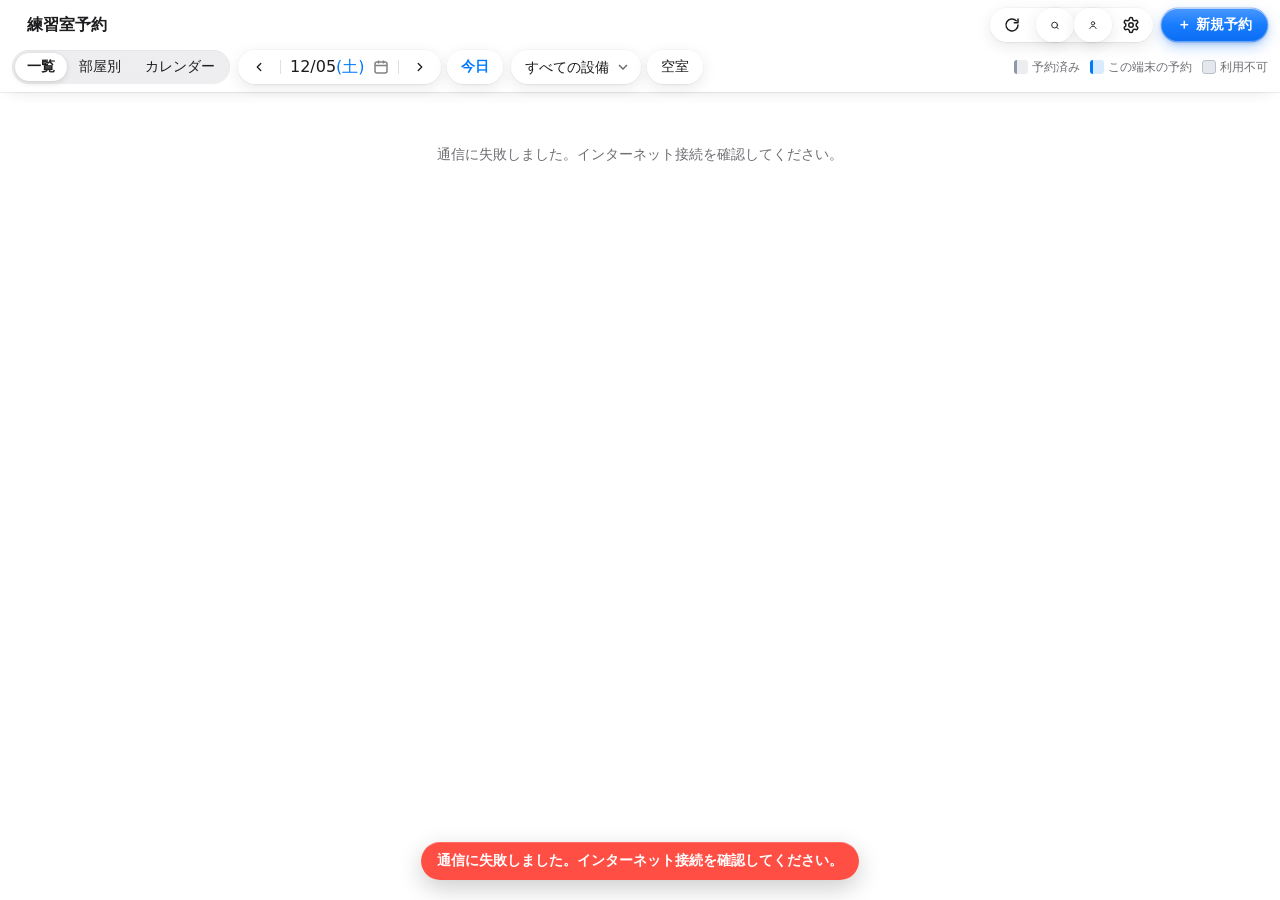
<file: web/index.html>
<!DOCTYPE html>
<html lang="ja">
<head>
<meta charset="utf-8">
<meta name="viewport" content="width=device-width, initial-scale=1, viewport-fit=cover">
<script>
  // ダークモード: 端末の設定に合わせる（URL に ?dark で常にダーク、?light で常にライト）。白く一瞬光らないよう、最初に決める
  if (/[?&]dark\b/.test(location.search) || (!/[?&]light\b/.test(location.search) && window.matchMedia && matchMedia('(prefers-color-scheme: dark)').matches)) document.documentElement.classList.add('dark');
</script>
<script>
  // iPhone / iPad では、16px 未満の入力欄・選択欄を押すと画面が勝手に拡大される。maximum-scale=1 でこれを止める
  // （iOS では指での拡大は引き続きできる。Android では指での拡大まで止まってしまうので付けない）
  if (/iP(hone|ad|od)/.test(navigator.userAgent) || (navigator.platform === 'MacIntel' && navigator.maxTouchPoints > 1)) {
    document.querySelector('meta[name=viewport]').content += ', maximum-scale=1';
  }
</script>
<meta name="robots" content="noindex">
<!-- LINE・SNS などで URL を送ったときに表示される説明（ページの本文ではなくこれが使われる） -->
<meta name="description" content="宮教大音楽棟の練習室を予約">
<meta property="og:type" content="website">
<meta property="og:site_name" content="練習室予約">
<meta property="og:title" content="練習室予約">
<meta property="og:description" content="宮教大音楽棟の練習室を予約">
<meta property="og:url" content="https://miyakyo-music.github.io/yoyaku/">
<meta property="og:image" content="https://miyakyo-music.github.io/yoyaku/apple-touch-icon.png">
<meta property="og:locale" content="ja_JP">
<meta name="twitter:card" content="summary">
<link rel="icon" href="favicon.svg" type="image/svg+xml">
<link rel="icon" href="favicon-32.png" sizes="32x32" type="image/png">
<link rel="apple-touch-icon" href="apple-touch-icon.png">
<!-- ホーム画面に追加して、アプリのように使う（manifest.webmanifest・sw.js） -->
<link rel="manifest" href="manifest.webmanifest">
<meta name="mobile-web-app-capable" content="yes">
<meta name="apple-mobile-web-app-capable" content="yes">
<meta name="apple-mobile-web-app-title" content="練習室予約">
<meta name="apple-mobile-web-app-status-bar-style" content="default">
<meta name="theme-color" content="#f2f2f7" media="(prefers-color-scheme: light)">
<meta name="theme-color" content="#000000" media="(prefers-color-scheme: dark)">
<title>練習室予約</title>
<!-- 見た目は両画面の共通（web/shared/*.css）と部品ごとのファイル（web/index/*.css）。あとのファイルが前のファイルを上書きするので、並び順を変えない（fallback.css は最後） -->
<link rel="stylesheet" href="shared/tokens.css">
<link rel="stylesheet" href="shared/common.css">
<link rel="stylesheet" href="index/tokens.css">
<link rel="stylesheet" href="index/page.css">
<link rel="stylesheet" href="index/button.css">
<link rel="stylesheet" href="index/field.css">
<link rel="stylesheet" href="index/topbar.css">
<link rel="stylesheet" href="index/timeline.css">
<link rel="stylesheet" href="index/month.css">
<link rel="stylesheet" href="index/dialog.css">
<link rel="stylesheet" href="index/book.css">
<link rel="stylesheet" href="index/my.css">
<link rel="stylesheet" href="index/me.css">
<link rel="stylesheet" href="index/hovercard.css">
<link rel="stylesheet" href="index/fab.css">
<link rel="stylesheet" href="index/morph.css">
<link rel="stylesheet" href="index/releases.css">
<link rel="stylesheet" href="shared/button.css">
<link rel="stylesheet" href="index/fallback.css">
</head>
<body>
  <!-- 画面の本体（小窓を開くと少し暗くなる。index/page.css の .page） -->
  <div class="page" id="page">
  <!-- 試験運用中の帯（版の名前に beta が含まれる間だけ出す。正式版では自動で消え、「不具合を報告」はフッタだけになる） -->
  <div class="beta-band" id="betaBand" hidden>
    <span class="beta-label"><svg width="14" height="14" viewBox="0 0 24 24" fill="none" stroke="currentColor" stroke-width="2" stroke-linecap="round" stroke-linejoin="round" aria-hidden="true"><path d="M9 3h6M10 3v6l-5 9a2 2 0 0 0 1.7 3h10.6a2 2 0 0 0 1.7-3l-5-9V3M7.5 15h9"/></svg><span class="wide-text">試験運用中。不具合や新たに欲しい機能があればお知らせください。</span><span class="narrow-text">試験運用中</span></span>
    <button type="button" class="beta-report" data-bug><svg width="14" height="14" viewBox="0 0 24 24" fill="none" stroke="currentColor" stroke-width="2" stroke-linecap="round" stroke-linejoin="round" aria-hidden="true"><path d="M4 5a2 2 0 0 1 2-2h12a2 2 0 0 1 2 2v10a2 2 0 0 1-2 2H9l-5 4V5zM12 7v4M12 14h.01"/></svg>不具合を報告</button>
  </div>
  <header class="topbar">
    <div class="row">
      <div class="brand"><h1 id="title">練習室予約</h1><button type="button" class="admin-mode" id="adminMode" hidden title="押すと管理者モードを終了します">管理者<span class="lg">モード</span></button><button type="button" class="admin-mode limited-mode" id="limitedMode" hidden title="押すと限定公開の部屋の表示を終了します">限定<span class="lg">公開</span></button></div>
      <div class="notice-row" id="noticeRow" hidden>
        <p class="notice" id="notice"><svg class="ic-info" width="16" height="16" viewBox="0 0 24 24" fill="none" stroke="currentColor" stroke-width="2" stroke-linecap="round" stroke-linejoin="round" aria-hidden="true"><path d="M18 8a3 3 0 0 1 0 6M10 8v11a1 1 0 0 1-1 1H8a1 1 0 0 1-1-1v-5M12 8h0l4.5-3.5A1 1 0 0 1 18 5.3v11.4a1 1 0 0 1-1.5.8L12 14H4a1 1 0 0 1-1-1V9a1 1 0 0 1 1-1h8"/></svg><svg class="ic-alert" width="16" height="16" viewBox="0 0 24 24" fill="none" stroke="currentColor" stroke-width="2" stroke-linecap="round" stroke-linejoin="round" aria-hidden="true"><path d="M12 9v4M12 17h.01M10.4 3.9 1.8 18a1.9 1.9 0 0 0 1.6 2.9h17.2a1.9 1.9 0 0 0 1.6-2.9L13.6 3.9a1.9 1.9 0 0 0-3.2 0z"/></svg><span id="noticeText"></span></p>
      </div>
      <div class="tools">
        <!-- 更新・検索・自分の予約・管理は1つのガラスのカプセルにまとめる（iPhone のカレンダーの右上と同じ形） -->
        <div class="hdr-pill">
          <button type="button" class="status" id="refreshBtn" aria-label="最新の予約に更新" title="押すと最新の予約に更新します"><svg class="ic-refresh" width="16" height="16" viewBox="0 0 24 24" fill="none" stroke="currentColor" stroke-width="2" stroke-linecap="round" stroke-linejoin="round" aria-hidden="true"><path d="M20 12a8 8 0 1 1-2.34-5.66M20 4v5h-5"/></svg><svg class="ic-spinner" width="16" height="16" viewBox="0 0 24 24" fill="none" stroke="currentColor" stroke-width="2.4" stroke-linecap="round" aria-hidden="true"><path d="M12 2.5v4.2" transform="rotate(0 12 12)" opacity="1.00"/><path d="M12 2.5v4.2" transform="rotate(-45 12 12)" opacity="0.89"/><path d="M12 2.5v4.2" transform="rotate(-90 12 12)" opacity="0.78"/><path d="M12 2.5v4.2" transform="rotate(-135 12 12)" opacity="0.67"/><path d="M12 2.5v4.2" transform="rotate(-180 12 12)" opacity="0.56"/><path d="M12 2.5v4.2" transform="rotate(-225 12 12)" opacity="0.45"/><path d="M12 2.5v4.2" transform="rotate(-270 12 12)" opacity="0.34"/><path d="M12 2.5v4.2" transform="rotate(-315 12 12)" opacity="0.23"/></svg><svg class="ic-offline" width="16" height="16" viewBox="0 0 24 24" fill="none" stroke="currentColor" stroke-width="2" stroke-linecap="round" stroke-linejoin="round" aria-hidden="true"><path d="M12 20h.01"/><path d="M8.5 16.43a5 5 0 0 1 7 0"/><path d="M5 12.86a10 10 0 0 1 5.17-2.69"/><path d="M19 12.86a10 10 0 0 0-2-1.52"/><path d="M2 8.82a15 15 0 0 1 4.18-2.64"/><path d="M22 8.82a15 15 0 0 0-11.29-3.76"/><path d="m2 2 20 20"/></svg><span id="statusText"></span></button>
          <button type="button" class="btn icon-btn" id="searchBtn" aria-label="予約を検索" title="予約を検索"><svg width="17" height="17" viewBox="0 0 24 24" fill="none" stroke="currentColor" stroke-width="2.2" stroke-linecap="round" stroke-linejoin="round" aria-hidden="true"><circle cx="11" cy="11" r="7"/><path d="m20 20-3.5-3.5"/></svg></button>
          <button type="button" class="btn icon-btn" id="myBtn" aria-label="自分の予約" title="自分の予約"><svg width="18" height="18" viewBox="0 0 24 24" fill="none" stroke="currentColor" stroke-width="2.1" stroke-linecap="round" stroke-linejoin="round" aria-hidden="true"><circle cx="12" cy="8" r="4"/><path d="M4.5 20.5c1.2-3.6 4-5.5 7.5-5.5s6.3 1.9 7.5 5.5"/></svg></button>
          <a class="admin-link" id="adminLink" href="admin.html" aria-label="管理画面"><svg width="15" height="15" viewBox="0 0 24 24" fill="none" stroke="currentColor" stroke-width="2" stroke-linecap="round" stroke-linejoin="round" aria-hidden="true"><path d="M12.22 2h-.44a2 2 0 0 0-2 2v.18a2 2 0 0 1-1 1.73l-.43.25a2 2 0 0 1-2 0l-.15-.08a2 2 0 0 0-2.73.73l-.22.38a2 2 0 0 0 .73 2.73l.15.1a2 2 0 0 1 1 1.72v.51a2 2 0 0 1-1 1.74l-.15.09a2 2 0 0 0-.73 2.73l.22.38a2 2 0 0 0 2.73.73l.15-.08a2 2 0 0 1 2 0l.43.25a2 2 0 0 1 1 1.73V20a2 2 0 0 0 2 2h.44a2 2 0 0 0 2-2v-.18a2 2 0 0 1 1-1.73l.43-.25a2 2 0 0 1 2 0l.15.08a2 2 0 0 0 2.73-.73l.22-.39a2 2 0 0 0-.73-2.73l-.15-.08a2 2 0 0 1-1-1.74v-.5a2 2 0 0 1 1-1.74l.15-.09a2 2 0 0 0 .73-2.73l-.22-.38a2 2 0 0 0-2.73-.73l-.15.08a2 2 0 0 1-2 0l-.43-.25a2 2 0 0 1-1-1.73V4a2 2 0 0 0-2-2z"/><circle cx="12" cy="12" r="3"/></svg><span class="lg">管理</span><span class="badge" id="bugBadge" hidden></span></a>
        </div>
        <button type="button" class="btn primary" id="newBtn"><span class="lg">＋ 新規予約</span><span class="sm">＋予約</span></button>
      </div>
    </div>
    <div class="row">
      <div class="seg tabs" role="group" aria-label="表示の切り替え">
        <button type="button" class="btn" data-view="day" aria-pressed="true">一覧</button>
        <button type="button" class="btn" data-view="room" aria-pressed="false">部屋別</button>
        <button type="button" class="btn" data-view="month" aria-pressed="false">カレンダー</button>
      </div>
      <!-- 日付の移動: ‹ 日付 ›（1つの面） 今日 -->
      <div class="datenav">
        <span class="date-step">
        <button type="button" class="btn arrow" id="prevBtn" title="前日" aria-label="前日"><svg width="18" height="18" viewBox="0 0 24 24" fill="none" stroke="currentColor" stroke-width="2.2" stroke-linecap="round" stroke-linejoin="round" aria-hidden="true"><path d="M15 6l-6 6 6 6"/></svg></button>
        <label class="date-field" id="dateField">
          <span class="date-display" id="dateDisplay" aria-hidden="true"></span>
          <input type="date" id="datePicker" aria-label="日付を選択">
        </label>
        <button type="button" class="btn arrow" id="nextBtn" title="翌日" aria-label="翌日"><svg width="18" height="18" viewBox="0 0 24 24" fill="none" stroke="currentColor" stroke-width="2.2" stroke-linecap="round" stroke-linejoin="round" aria-hidden="true"><path d="M9 6l6 6-6 6"/></svg></button>
        </span>
        <button type="button" class="btn" id="todayBtn">今日</button>
      </div>
      <span class="range-label" id="rangeLabel"></span>
      <span class="selects">
        <select id="equipFilter" aria-label="設備で絞り込み"><option value="">すべての設備</option></select>
        <select id="roomSelect" aria-label="部屋を選択" hidden></select>
        <button type="button" class="btn free-btn" id="freeBtn" aria-pressed="false" title="今の時刻から30分以上空いている部屋だけを表示">空室</button>
      </span>
      <span class="legend">
        <span><i class="sw res"></i>予約済み</span>
        <span><i class="sw mine"></i>この端末の予約</span>
        <span><i class="sw closed"></i>利用不可</span>
      </span>
    </div>
  </header>

  <main class="main" id="main"></main>
  <!-- スマホ: 右下に浮かぶ新規予約ボタン -->
  <button type="button" class="fab" id="fabBtn" aria-label="新規予約"><svg width="26" height="26" viewBox="0 0 24 24" fill="none" stroke="currentColor" stroke-width="2.4" stroke-linecap="round" aria-hidden="true"><path d="M12 5v14M5 12h14"/></svg></button>
  </div>

  <!-- 予約・変更ダイアログ -->
  <dialog id="bookDialog" aria-labelledby="bTitle">
    <form id="bookForm" novalidate>
      <h2 id="bTitle" tabindex="-1" autofocus>新規予約</h2>
      <div class="box" id="bSeriesBox" hidden>
        <label class="check"><input type="checkbox" id="bSeries"><span>同じまとめ予約のうち、この日以降の分もまとめて変更する</span></label>
        <p class="hint" id="bSeriesHint" hidden>時間・氏名／団体名・学籍番号／所属・備考をまとめて変更します。日付と部屋はそれぞれのままです。</p>
      </div>
      <div class="field" id="bRoomQuickField" hidden><span>部屋を選んでください<span class="req" aria-hidden="true">*</span></span><div class="room-quick" id="bRoomQuick"></div></div>
      <div class="room-date">
        <label class="field" id="bRoomField">部屋<select id="bRoom"></select></label>
        <div class="field">日付<label class="date-field b-date"><span class="date-display" id="bDateDisplay" aria-hidden="true"></span><input type="date" id="bDate" aria-label="日付"></label></div>
      </div>
      <div class="copy-box" id="bCopyField" hidden>
        <p class="copy-src" id="bCopySrc"></p>
        <div class="field"><span>日<span class="req" aria-hidden="true">*</span></span>
          <div class="wd-row">
            <button type="button" class="wd-nav" id="bCopyPrev" aria-label="前の週"><svg width="16" height="16" viewBox="0 0 24 24" fill="none" stroke="currentColor" stroke-width="2.4" stroke-linecap="round" stroke-linejoin="round" aria-hidden="true"><path d="M15 6l-6 6 6 6"/></svg></button>
            <div class="wd-chips" id="bCopyDays"></div>
            <button type="button" class="wd-nav" id="bCopyNext" aria-label="次の週"><svg width="16" height="16" viewBox="0 0 24 24" fill="none" stroke="currentColor" stroke-width="2.4" stroke-linecap="round" stroke-linejoin="round" aria-hidden="true"><path d="M9 6l6 6-6 6"/></svg></button>
          </div>
        </div>
        <div class="field"><span>部屋<span class="req" aria-hidden="true">*</span></span><div class="room-quick room-grid" id="bCopyRooms"></div></div>
      </div>
      <div class="box" id="bMultiBox">
        <label class="check"><input type="checkbox" id="bMulti"><span>他の部屋も同時に予約する</span></label>
        <div id="bMultiArea" hidden>
          <div class="room-quick room-grid" id="bRoomPicker"></div>
        </div>
      </div>
      <div class="grid2">
        <div class="field">開始<div class="time"><select id="bStartH" aria-label="開始（時）"></select>:<select id="bStartM" aria-label="開始（分）"></select></div></div>
        <div class="field">終了<div class="time"><select id="bEndH" aria-label="終了（時）"></select>:<select id="bEndM" aria-label="終了（分）"></select></div></div>
      </div>
      <p class="duration" id="bDuration"></p>
      <div class="grid2 person">
        <label class="field"><span>氏名／団体名<span class="req" aria-hidden="true">*</span></span><input id="bPerson" aria-required="true" maxlength="50" autocomplete="off" autocorrect="off" spellcheck="false" placeholder="例：宮教太郎／宮教オケ"><span class="error" role="alert" id="bPersonErr"></span></label>
        <label class="field">学籍番号／所属<input id="bAff" maxlength="30" autocomplete="off" autocorrect="off" autocapitalize="off" spellcheck="false" placeholder="例：G8032／〇〇大学／教員"></label>
      </div>
      <label class="field">備考<input id="bMemo" maxlength="100" autocomplete="off" spellcheck="false" placeholder="例：伴奏合わせ、レッスン"></label>
      <label class="field" id="bPinField"><span><span id="bPinLabel">編集用パスワード（4桁の数字）</span><span class="req" id="bPinReq" aria-hidden="true" hidden>*</span></span>
        <input id="bPin" class="pin-input" type="text" inputmode="numeric" autocomplete="one-time-code" data-1p-ignore data-lpignore="true" data-bwignore autocorrect="off" autocapitalize="off" spellcheck="false" maxlength="8" placeholder="4桁の数字">
        <span class="hint" id="bPinHint">設定しない場合、誰でもこの予約を変更・取消できます。</span>
      </label>
      <div class="box" id="bRepeatBox">
        <label class="check"><input type="checkbox" id="bRepeat"><span>くり返し予約する</span></label>
        <div id="bRepeatArea" class="grid2" hidden>
          <label class="field">くり返し
            <select id="bInterval">
              <option value="7">毎週</option>
              <option value="14">隔週</option>
              <option value="1">毎日</option>
            </select>
          </label>
          <div class="field">最終日<label class="date-field b-date"><span class="date-display" id="bUntilDisplay" aria-hidden="true"></span><input type="date" id="bUntil" aria-label="最終日"></label></div>
        </div>
      </div>
      <p class="repeat-summary" id="bBulkSummary" hidden></p>
      <label class="field" id="bAdminField" hidden><span><span id="bAdminLabel">管理用パスワード</span><span class="req" aria-hidden="true">*</span></span>
        <input id="bAdmin" type="password" autocomplete="off">
      </label>
      <div class="field" id="bColorField" hidden>重要な予定の色
        <div class="color-pick" id="bColor" role="group" aria-label="重要な予定の色">
          <button type="button" data-c="" aria-pressed="true">なし</button>
          <button type="button" data-c="red" aria-pressed="false"><i class="c-red"></i>赤</button>
          <button type="button" data-c="purple" aria-pressed="false"><i class="c-purple"></i>紫</button>
          <button type="button" data-c="green" aria-pressed="false"><i class="c-green"></i>緑</button>
        </div>
      </div>
      <p class="hint" id="bHint">入力内容はローカルに保存されます。（<a href="privacy.html" target="_blank" rel="noopener">プライバシーポリシー</a>）</p>
      <p class="error" role="alert" id="bError"></p>
      <ul class="conflicts" id="bConflicts"></ul>
      <div class="actions">
        <button type="button" class="btn" data-close>戻る</button>
        <button type="submit" class="btn primary" id="bSubmit">予約確定</button>
      </div>
    </form>
  </dialog>

  <!-- 予約詳細ダイアログ -->
  <dialog id="detailDialog" aria-labelledby="detailDialogTitle">
    <form id="detailForm" novalidate>
      <div class="dlg-title">
        <h2 id="detailDialogTitle" tabindex="-1" autofocus>予約の詳細</h2>
        <span class="dlg-tools">
        <button type="button" class="btn small" id="dCopy" title="コピー" aria-label="コピー" hidden><svg width="15" height="15" viewBox="0 0 24 24" fill="none" stroke="currentColor" stroke-width="2" stroke-linecap="round" stroke-linejoin="round" aria-hidden="true"><rect x="8" y="8" width="13" height="13" rx="2"/><path d="M16 8V5a2 2 0 0 0-2-2H5a2 2 0 0 0-2 2v9a2 2 0 0 0 2 2h3"/></svg><span class="lbl">コピー</span></button>
        <span class="cal-add" id="dCal" hidden><a class="btn small" id="dCalAdd">
          <svg width="15" height="15" viewBox="0 0 24 24" fill="none" stroke="currentColor" stroke-width="2" stroke-linecap="round" stroke-linejoin="round" aria-hidden="true"><rect x="3" y="5" width="18" height="16" rx="2"/><path d="M3 10h18M8 3v4M16 3v4M12 13v5M9.5 15.5h5"/></svg>カレンダーに追加</a></span>
        </span>
      </div>
      <dl class="summary">
        <dt>部屋</dt><dd id="dRoom"></dd>
        <dt>日付</dt><dd id="dDate"></dd>
        <dt>時間</dt><dd id="dTime"></dd>
        <dt>予約者</dt><dd id="dName"></dd>
        <dt id="dMemoDt">備考</dt><dd id="dMemo"></dd>
      </dl>
      <div id="dOps">
        <label class="field"><span>編集用パスワード（予約時に設定した4桁）<span class="req" aria-hidden="true">*</span></span>
          <input id="dPin" class="pin-input" type="text" inputmode="numeric" autocomplete="one-time-code" data-1p-ignore data-lpignore="true" data-bwignore autocorrect="off" autocapitalize="off" spellcheck="false" placeholder="4桁の数字">
        </label>
      </div>
      <label class="check" id="dSeriesArea" hidden><input type="checkbox" id="dSeries">同じまとめ予約のうち、この日以降の分（全部屋）をまとめて取り消す</label>
      <p class="hint" id="dNote" hidden></p>
      <p class="error" role="alert" id="dError"></p>
      <div class="actions">
        <button type="button" class="btn" data-close>閉じる</button>
        <span class="spacer"></span>
        <button type="button" class="btn" id="dEdit">変更</button>
        <button type="submit" class="btn danger" id="dCancel">取消</button>
      </div>
    </form>
  </dialog>

  <!-- マイページ（ログイン中の人の全画面のダッシュボード。index/me.js、仕様書 2.12） -->
  <section id="mePage" class="me-page" hidden aria-labelledby="meTitle">
    <header class="me-bar">
      <button type="button" class="btn me-sm" id="meBack">‹ 予約表</button>
      <h2 id="meTitle" tabindex="-1">マイページ</h2>
      <button type="button" class="btn me-sm" id="meLogout">ログアウト</button>
    </header>
    <div class="me-wrap">
      <div class="me-hero"><b id="meName"></b><span id="meSid"></span></div>
      <div class="me-grid">
        <div class="me-col">
          <section class="me-card me-stat">
            <div class="me-head"><h3>練習時間</h3>
              <div class="pill-tabs me-period" id="mePeriod" role="group" aria-label="期間">
                <button type="button" data-p="week" aria-pressed="false">今週</button>
                <button type="button" data-p="month" aria-pressed="true">今月</button>
                <button type="button" data-p="fy" aria-pressed="false">今年度</button>
              </div>
            </div>
            <div class="me-big" id="meBig"></div>
            <div id="meBreak"></div>
          </section>
          <section class="me-card me-monthly"><h3>月ごとの練習時間</h3><div id="meMonthly"></div></section>
        </div>
        <div class="me-col">
          <section class="me-card me-up"><div class="me-head"><h3>これからの予約</h3><span id="meUpSum"></span></div><ul class="me-list" id="meUpcoming"></ul></section>
          <section class="me-card"><h3>これまでの予約</h3><ul class="me-list" id="mePast"></ul><button type="button" class="me-more" id="meMore" hidden>さらに表示</button></section>
          <section class="me-card" id="mePkSec" hidden><h3>パスキー</h3><ul class="me-pk" id="mePkList"></ul><button type="button" class="me-act" id="mePkAdd"><svg width="15" height="15" viewBox="0 0 24 24" fill="none" stroke="currentColor" stroke-width="2.4" stroke-linecap="round" aria-hidden="true"><path d="M12 5v14M5 12h14"/></svg>パスキーを追加</button></section>
        </div>
      </div>
    </div>
  </section>

  <!-- 自分の予約（この端末で作った予約、または名前・学籍番号で探した予約） -->
  <dialog id="myDialog" aria-labelledby="myDialogTitle">
    <div class="body">
      <div class="my-head">
        <h2 id="myDialogTitle" tabindex="-1" autofocus>自分の予約</h2>
        <button type="button" class="btn my-login" id="myLogin">ログイン</button>
      </div>
      <div class="pill-tabs my-src" id="mySrc" role="group" aria-label="探し方">
        <button type="button" data-src="device" aria-pressed="true">この端末</button>
        <button type="button" data-src="name" aria-pressed="false">名前で探す</button>
      </div>
      <form id="myNameForm" class="my-name" hidden>
        <input id="myNameInput" type="search" class="search-input" placeholder="名前・団体名か学籍番号" enterkeyhint="search" autocomplete="off" autocorrect="off" autocapitalize="off" spellcheck="false" aria-label="名前・団体名か学籍番号">
        <button type="submit" class="btn primary">探す</button>
      </form>
      <div class="pill-tabs" id="myTabs" role="group" aria-label="表示の切り替え">
        <button type="button" data-my="list" aria-pressed="true">予約</button>
        <button type="button" data-my="stats" aria-pressed="false">練習時間</button>
      </div>
      <div id="myListPane">
        <ul class="mylist" id="myList"></ul>
      </div>
      <div id="myStatsPane" class="my-stats" hidden>
        <div class="pill-tabs" id="myPeriod">
          <button type="button" data-p="week" aria-pressed="false">今週</button>
          <button type="button" data-p="month" aria-pressed="true">今月</button>
          <button type="button" data-p="fy" aria-pressed="false">今年度</button>
          <button type="button" data-p="all" aria-pressed="false">すべて</button>
        </div>
        <div id="myStatsBody"></div>
      </div>
      <div class="actions"><button type="button" class="btn" data-close>閉じる</button></div>
    </div>
  </dialog>

  <!-- 利用者のログイン・新規登録（任意。仕様書 2.12） -->
  <dialog id="userDialog" aria-labelledby="userDialogTitle">
    <form id="userForm" novalidate>
      <h2 id="userDialogTitle" tabindex="-1" autofocus>ログイン</h2>
      <button type="button" class="btn user-pk" id="uPkLogin" hidden><svg width="16" height="16" viewBox="0 0 24 24" fill="none" stroke="currentColor" stroke-width="2" stroke-linecap="round" stroke-linejoin="round" aria-hidden="true"><circle cx="8" cy="15" r="4"/><path d="M10.8 12.2 20 3M17 6l3 3M14 9l2 2"/></svg>パスキーでログイン</button>
      <label class="field"><span id="uSidLabel">学籍番号または氏名</span><input id="uSid" autocomplete="username webauthn" autocorrect="off" autocapitalize="off" spellcheck="false" maxlength="50"></label>
      <div class="grid2" id="uNameField" hidden>
        <label class="field">姓<input id="uFamily" autocomplete="family-name" maxlength="24" placeholder="例：宮教"></label>
        <label class="field">名<input id="uGiven" autocomplete="given-name" maxlength="24" placeholder="例：太郎"></label>
      </div>
      <label class="field"><span id="uPassLabel">PIN</span><input id="uPass" type="password" inputmode="numeric" pattern="[0-9]*" autocomplete="current-password" maxlength="4" placeholder="数字4桁"></label>
      <p class="error" role="alert" id="uError"></p>
      <div class="actions"><button type="button" class="btn" data-close>閉じる</button><button type="submit" class="btn primary" id="uSubmit">ログイン</button></div>
      <p class="user-switch"><button type="button" id="uSwitch">新規登録</button></p>
    </form>
  </dialog>

  <!-- 予約の検索（氏名・団体名・学籍番号・備考・部屋名。今日から予約を受け付けている先まで） -->
  <dialog id="searchDialog" aria-labelledby="searchDialogTitle">
    <div class="body">
      <h2 id="searchDialogTitle" tabindex="-1">予約を検索</h2>
      <input id="searchInput" type="search" class="search-input" placeholder="氏名・団体名・授業名など" enterkeyhint="search" autocomplete="off" autocorrect="off" autocapitalize="off" spellcheck="false" aria-label="検索する言葉">
      <p class="hint" id="searchInfo"></p>
      <ul class="mylist search-list" id="searchList"></ul>
      <div class="actions"><button type="button" class="btn" data-close>閉じる</button></div>
    </div>
  </dialog>

  <!-- お知らせの全文（1行に収まらないお知らせを押したとき） -->
  <dialog id="noticeDialog" aria-labelledby="noticeDialogTitle">
    <div class="body">
      <h2 id="noticeDialogTitle" tabindex="-1">お知らせ</h2>
      <p class="notice-full" id="noticeFull"></p>
      <div class="actions"><button type="button" class="btn" data-close>閉じる</button></div>
    </div>
  </dialog>

  <!-- お知らせの変更（管理者モードでお知らせを押したとき） -->
  <dialog id="noticeEditDialog" aria-labelledby="noticeEditDialogTitle">
    <form id="noticeEditor" novalidate>
      <h2 id="noticeEditDialogTitle" tabindex="-1">お知らせを変更</h2>
      <label class="field"><span>内容</span><textarea id="noticeInput" rows="3" maxlength="200" autocomplete="off" placeholder="空欄にするとお知らせを出さない"></textarea></label>
      <div class="field">種類
        <div class="pill-tabs" id="noticeLevel" role="group" aria-label="お知らせの種類">
          <button type="button" data-level="通常" aria-pressed="true">通常（青）</button>
          <button type="button" data-level="重要" aria-pressed="false">重要（赤）</button>
        </div>
      </div>
      <p class="error" role="alert" id="noticeError"></p>
      <div class="actions">
        <button type="button" class="btn" data-close>やめる</button>
        <button type="submit" class="btn primary" id="noticeSave">保存</button>
      </div>
    </form>
  </dialog>

  <!-- お気に入りの練習室（端末に保存。一覧の絞り込みで「★ お気に入り」を選ぶと、ここで選んだ部屋だけになる） -->
  <dialog id="favDialog" aria-labelledby="favDialogTitle">
    <div class="body">
      <h2 id="favDialogTitle" tabindex="-1" autofocus>お気に入りの練習室</h2>
      <div class="room-quick room-grid fav-grid" id="favRooms"></div>
      <div class="actions"><button type="button" class="btn primary" data-close>完了</button></div>
    </div>
  </dialog>

  <!-- 閲覧パスワード -->
  <dialog id="loginDialog" aria-labelledby="loginDialogTitle">
    <form id="loginForm" novalidate>
      <h2 id="loginDialogTitle">閲覧パスワード</h2>
      <p class="hint">この予約表を見るにはパスワードが必要です。一度入力すると、この端末では次回から入力不要です。</p>
      <label class="field">パスワード<input id="lPass" type="password" autocomplete="current-password"></label>
      <p class="error" role="alert" id="lError"></p>
      <div class="actions"><button type="submit" class="btn primary">表示する</button></div>
    </form>
  </dialog>

  <!-- 限定公開の部屋のパスワード（…/yoyaku/?limited で開いたときだけ出す） -->
  <dialog id="limitedDialog" aria-labelledby="limitedDialogTitle">
    <form id="limitedForm" novalidate>
      <h2 id="limitedDialogTitle" tabindex="-1" autofocus>パスワード</h2>
      <p class="hint">パスワードを入力してください。一度入力すると、この端末では次回から入力不要です。</p>
      <label class="field">パスワード<input id="limPass" type="password" autocomplete="off" enterkeyhint="done"></label>
      <p class="error" role="alert" id="limError"></p>
      <div class="actions"><button type="button" class="btn" data-close>閉じる</button><button type="submit" class="btn primary" id="limSubmit">表示する</button></div>
    </form>
  </dialog>

  <!-- PC で予約の帯にマウスを乗せたときの詳細カード -->
  <div class="hovercard" id="hoverCard" role="tooltip" hidden></div>

  <!-- 更新情報（フッタの版を押したとき。中身は index/releases.js） -->
  <dialog id="releasesDialog" aria-labelledby="releasesDialogTitle">
    <div class="body">
      <h2 id="releasesDialogTitle" tabindex="-1">更新情報</h2>
      <div class="rel-list" id="releasesList"></div>
      <div class="actions"><button type="button" class="btn" data-close>閉じる</button></div>
    </div>
  </dialog>

  <!-- 不具合報告 -->
  <dialog id="bugDialog" aria-labelledby="bugDialogTitle">
    <form id="bugForm" novalidate>
      <h2 id="bugDialogTitle" tabindex="-1" autofocus>不具合を報告</h2>
      <p class="hint">気づいた不具合や使いにくい点を管理者に送れます。画像は添付できません。どの画面で何をしたらどうなったかを書いてください。（<a href="privacy.html" target="_blank" rel="noopener">プライバシーポリシー</a>）</p>
      <label class="field"><span>内容<span class="req" aria-hidden="true">*</span></span><textarea id="bugMsg" aria-required="true" maxlength="2000" placeholder="例：予約確定を押しても画面が変わらない"></textarea></label>
      <label class="field">連絡先（返信が必要な場合）<input id="bugContact" maxlength="100" autocomplete="off" placeholder="例：メールアドレス"></label>
      <details class="env-info"><summary>一緒に送る端末・画面の情報</summary><pre id="bugEnv"></pre></details>
      <p class="error" role="alert" id="bugError"></p>
      <div class="actions">
        <button type="button" class="btn" data-close>閉じる</button>
        <button type="submit" class="btn primary" id="bugSubmit">送信</button>
      </div>
    </form>
  </dialog>

  <div class="dialog-backdrop" id="dialogBackdrop"></div>
  <div class="toast" id="toast" role="status" aria-live="polite"></div>

<script src="config.js"></script>
<script src="api.js"></script>
<!-- 動きは部品ごとのファイル（web/index/*.js）。上から順に読み込み、一番外側の名前（state など）を共有する。boot.js は最後 -->
<script src="index/core.js"></script>
<script src="index/data.js"></script>
<script src="index/glass.js"></script>
<script src="index/morph.js"></script>
<script src="index/timeline.js"></script>
<script src="index/month.js"></script>
<script src="index/timeline-touch.js"></script>
<script src="index/zoom.js"></script>
<script src="index/move.js"></script>
<script src="index/hovercard.js"></script>
<script src="index/time-wheel.js"></script>
<script src="index/book.js"></script>
<script src="index/book-send.js"></script>
<script src="index/detail.js"></script>
<script src="index/my.js"></script>
<script src="index/user.js"></script>
<script src="index/me.js"></script>
<script src="index/access.js"></script>
<script src="index/topbar.js"></script>
<script src="index/search.js"></script>
<script src="index/favorites.js"></script>
<script src="index/notice.js"></script>
<script src="index/dialog.js"></script>
<script src="index/live.js"></script>
<script src="index/bug.js"></script>
<script src="index/releases.js"></script>
<script src="index/boot.js"></script>
</body>
</html>
</file>
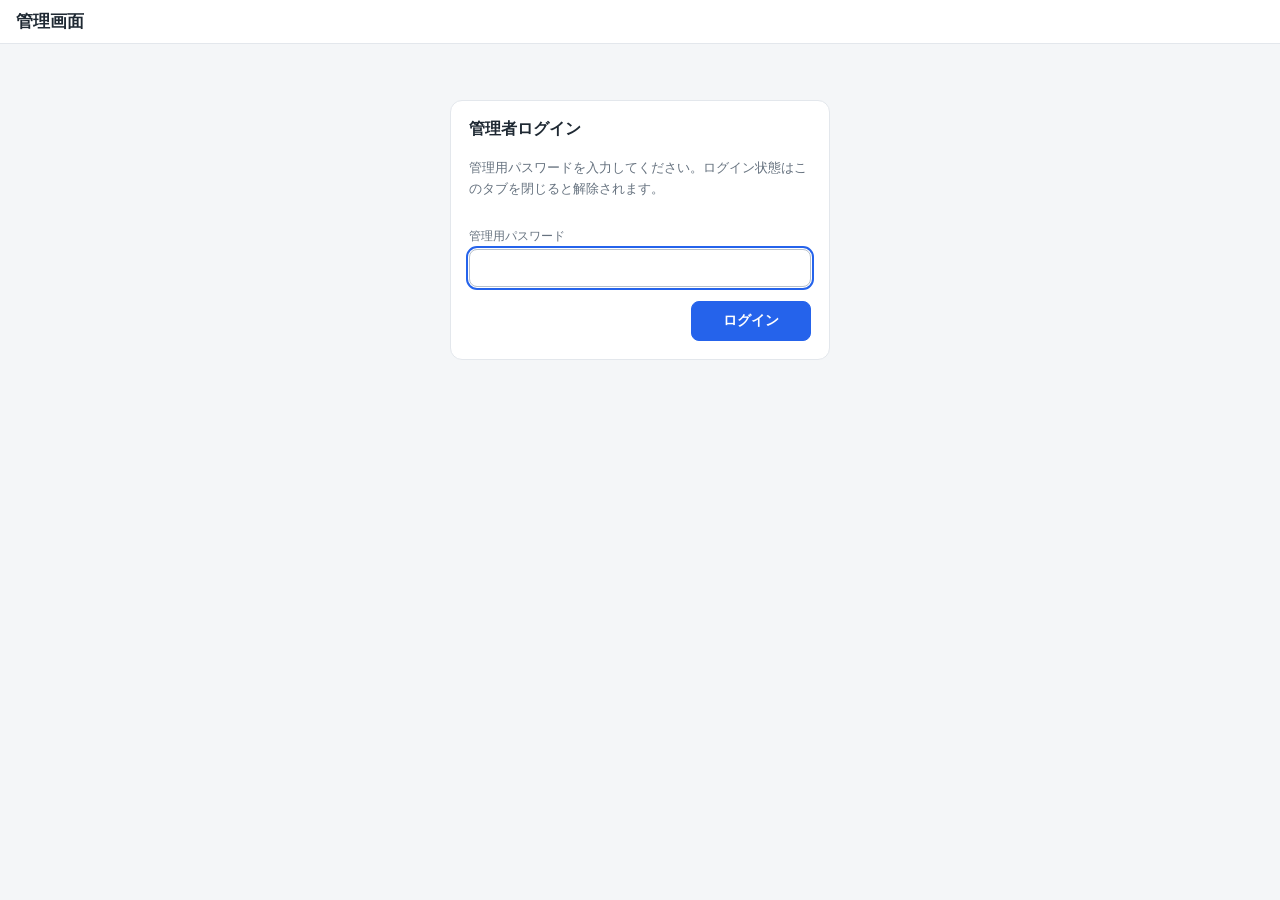
<file: gas/Admin.html>
<!DOCTYPE html>
<html lang="ja">
<head>
<base target="_top">
<meta charset="utf-8">
<meta name="viewport" content="width=device-width, initial-scale=1, viewport-fit=cover">
<title>管理画面</title>
<style>
  :root {
    --bg: #f4f6f8;
    --surface: #ffffff;
    --text: #1f2933;
    --muted: #66727f;
    --line: #e3e7ec;
    --line-strong: #b8c1cb;
    --accent: #2563eb;
    --accent-weak: #e8f0ff;
    --danger: #cf3f3f;
    --warn-bg: #fff7e0;
    --warn-text: #6b4e00;
    color-scheme: light;
  }
  * { box-sizing: border-box; }
  [hidden] { display: none !important; }
  html { overflow-x: auto; }
  body {
    margin: 0; min-width: 320px; /* これより狭い画面では画面全体を横スクロール */
    background: var(--bg); color: var(--text);
    font-family: system-ui, -apple-system, "Hiragino Sans", "Noto Sans JP", "Yu Gothic UI", Meiryo, sans-serif;
    font-size: 14px; -webkit-text-size-adjust: 100%;
  }
  button, input, select { font: inherit; color: inherit; }
  a { color: var(--accent); }

  .topbar {
    position: sticky; top: 0; z-index: 10; background: var(--surface); border-bottom: 1px solid var(--line);
    padding: 10px max(16px, env(safe-area-inset-right)) 10px max(16px, env(safe-area-inset-left));
    display: flex; align-items: center; gap: 12px; flex-wrap: wrap;
  }
  h1 { font-size: 17px; margin: 0; }
  .app-name { color: var(--muted); font-size: 13px; }
  .spacer { flex: 1; }
  .wrap { max-width: 1080px; margin: 0 auto; padding: 16px max(16px, env(safe-area-inset-left)) 80px; }

  .btn {
    height: 36px; padding: 0 14px; border: 1px solid var(--line-strong); border-radius: 8px;
    background: var(--surface); cursor: pointer; white-space: nowrap; text-decoration: none;
    display: inline-flex; align-items: center; justify-content: center;
  }
  @media (hover: hover) { .btn:hover { background: #f3f5f8; } .btn.primary:hover { background: #1d4fd0; } }
  .btn:disabled { opacity: .55; cursor: default; }
  .btn.primary { background: var(--accent); border-color: var(--accent); color: #fff; font-weight: 600; }
  .btn.small { height: 30px; padding: 0 10px; font-size: 13px; }
  .btn.icon { width: 32px; height: 32px; padding: 0; justify-content: center; }
  .btn.danger-text { color: var(--danger); }

  .card { background: var(--surface); border: 1px solid var(--line); border-radius: 12px; padding: 18px; }
  .card + .card { margin-top: 16px; }
  h2 { font-size: 16px; margin: 0 0 4px; }
  h3 { font-size: 14px; margin: 0 0 8px; }
  .lead { margin: 0 0 14px; color: var(--muted); font-size: 13px; line-height: 1.6; }

  /* タブの列: 下線は内側に描いて縦にはみ出さないようにし、狭い画面では横方向だけスクロールさせる */
  .tabs {
    display: flex; gap: 4px; margin-bottom: 16px; box-shadow: inset 0 -1px 0 var(--line-strong);
    overflow-x: auto; overflow-y: hidden; touch-action: pan-x; overscroll-behavior-x: contain; scrollbar-width: none;
  }
  .tabs::-webkit-scrollbar { display: none; }
  .tabs button {
    flex: none; border: 0; background: none; padding: 10px 14px; cursor: pointer; white-space: nowrap; color: var(--muted); font-weight: 600;
  }
  .tabs button[aria-selected="true"] { color: var(--accent); box-shadow: inset 0 -3px 0 var(--accent); }
  .tabs .dot { color: var(--danger); margin-left: 4px; }

  .field { display: flex; flex-direction: column; gap: 4px; font-size: 12px; color: var(--muted); min-width: 0; }
  .field input, .field select, input.in, select.in {
    height: 38px; padding: 0 10px; border: 1px solid var(--line-strong); border-radius: 8px;
    font-size: 16px; /* 16px未満だとiOS Safariでフォーカス時に画面が拡大される */
    color: var(--text); background: var(--surface); width: 100%; min-width: 0;
  }
  input:focus, select:focus, .btn:focus-visible { outline: 2px solid var(--accent); outline-offset: 1px; }
  .help { font-size: 12px; color: var(--muted); }
  .form-grid { display: grid; grid-template-columns: repeat(2, minmax(0, 1fr)); gap: 14px 16px; }
  .form-grid .full { grid-column: 1 / -1; }
  /* 時刻・数値の欄は内容に合った固定幅にし、単位（分・回など）はすぐ横に置く */
  .time { display: flex; align-items: center; gap: 4px; color: var(--text); }
  .time select { flex: none; width: 76px; }
  .suffix { display: flex; align-items: center; gap: 6px; color: var(--text); white-space: nowrap; font-size: 14px; }
  .suffix input, .suffix select { flex: none; width: 110px; }
  .weekdays { display: flex; flex-wrap: wrap; gap: 6px; }
  .weekdays label, .check {
    display: inline-flex; align-items: center; gap: 6px; font-size: 14px; color: var(--text); cursor: pointer;
  }
  .weekdays label { border: 1px solid var(--line-strong); border-radius: 8px; padding: 6px 10px; }
  .weekdays input, .check input { width: 18px; height: 18px; margin: 0; accent-color: var(--accent); }

  .savebar { display: flex; align-items: center; gap: 12px; margin-top: 18px; padding-top: 14px; border-top: 1px solid var(--line); flex-wrap: wrap; }
  .dirty { color: var(--danger); font-size: 13px; font-weight: 600; }
  .msg { margin: 12px 0 0; padding: 10px 12px; border-radius: 8px; font-size: 13px; line-height: 1.6; white-space: pre-line; }
  .msg.error { background: #fff0f0; color: var(--danger); font-weight: 600; }
  .msg.warn { background: var(--warn-bg); color: var(--warn-text); }
  .msg:empty { display: none; }

  /* 部屋: 1部屋 = 1行（狭い画面では2段に折り返す） */
  .rooms { display: flex; flex-direction: column; gap: 8px; }
  /* 見出し行と各行は同じ列幅定義を使い、列位置を一致させる（すべて上端揃え） */
  .room, .rooms-head {
    display: grid; gap: 8px;
    grid-template-columns: 28px minmax(0, 1.2fr) minmax(0, 1fr) minmax(0, 1.3fr) 124px minmax(0, 1fr) 112px;
  }
  .room { align-items: start; padding: 8px; border: 1px solid var(--line); border-radius: 10px; background: var(--surface); }
  .room.new { border-color: #9cc0f5; background: #f7faff; }
  .room .no { color: var(--muted); font-size: 12px; text-align: right; line-height: 38px; }
  .room .ops { display: flex; gap: 4px; justify-content: flex-end; padding-top: 3px; }
  .rooms-head { padding: 0 9px 4px; font-size: 12px; color: var(--muted); }
  /* 1行に並べると欄が狭くなる幅では2段、スマホ幅では4段にする */
  .room .lbl { display: none; }
  @media (max-width: 900px) {
    .rooms-head { display: none; }
    .room {
      grid-template-columns: 24px minmax(0, 1fr) minmax(0, 1fr) minmax(0, 1fr);
      grid-template-areas: "no name tags eq" "no restr note ops";
    }
    .room .no { grid-area: no; padding-top: 16px; } /* ラベル分下げて入力欄と同じ高さに */
    .room .c-name { grid-area: name; }
    .room .c-tags { grid-area: tags; }
    .room .c-eq { grid-area: eq; }
    .room .c-restr { grid-area: restr; }
    .room .c-note { grid-area: note; }
    .room .ops { grid-area: ops; padding-top: 19px; }
    .room .lbl { display: block; font-size: 11px; color: var(--muted); margin-bottom: 2px; }
  }
  @media (max-width: 600px) {
    .room {
      grid-template-columns: 24px minmax(0, 1fr) minmax(0, 1fr);
      grid-template-areas: "no name name" "no tags tags" "no eq restr" "no note note" "no ops ops";
    }
    .room .ops { padding-top: 0; }
  }

  /* 休館・利用停止の一覧（狭い画面では表を横スクロール） */
  .table-wrap { overflow-x: auto; border: 1px solid var(--line); border-radius: 10px; -webkit-overflow-scrolling: touch; }
  table { border-collapse: collapse; width: 100%; min-width: 560px; }
  th, td { text-align: left; padding: 8px 10px; border-bottom: 1px solid var(--line); font-size: 13px; white-space: nowrap; }
  th { background: #f7f8fa; color: var(--muted); font-weight: 600; font-size: 12px; }
  td.reason { white-space: normal; min-width: 140px; }
  tr.past td { color: #9aa3ad; }
  .sat { color: #2563eb; }
  .sun { color: var(--danger); }
  .empty { padding: 20px; text-align: center; color: var(--muted); }
  /* 時間帯の欄が出入りしても崩れないよう、各欄の幅を個別に決めて下端で揃える */
  .add-form { display: flex; flex-wrap: wrap; gap: 10px 12px; align-items: flex-end; }
  .add-form .f-date { flex: 0 0 160px; min-width: 0; }
  /* iPhone Safari の日付欄は既定の見た目だと固有の幅を持ち、指定した幅を無視してはみ出すため、見た目を解除する */
  input[type="date"].in, .field input[type="date"] {
    -webkit-appearance: none; appearance: none; display: block; min-width: 0; max-width: 100%;
    text-align: left; line-height: 36px;
  }
  input[type="date"]::-webkit-date-and-time-value { text-align: left; margin: 0; }
  /* 不具合報告 */
  .bug-list { display: flex; flex-direction: column; gap: 10px; }
  .bug { border: 1px solid var(--line); border-radius: 10px; padding: 12px; display: flex; flex-direction: column; gap: 6px; }
  .bug.done { opacity: .6; }
  .bug-head { display: flex; align-items: center; gap: 10px; flex-wrap: wrap; font-size: 12px; color: var(--muted); }
  .bug-head select { height: 30px; padding: 0 6px; border: 1px solid var(--line-strong); border-radius: 6px; font-size: 13px; margin-left: auto; }
  .bug-msg { white-space: pre-wrap; overflow-wrap: anywhere; font-size: 14px; }
  .bug-meta { font-size: 12px; color: var(--muted); overflow-wrap: anywhere; }
  .bug details pre { white-space: pre-wrap; word-break: break-all; background: var(--bg); padding: 8px; border-radius: 8px; font-size: 11px; margin: 6px 0 0; }
  .add-form .f-room { flex: 1 1 160px; }
  .add-form .f-allday { flex: none; height: 38px; }
  .add-form .f-time { flex: 0 0 auto; }
  .add-form .f-time select { width: 64px; flex: none; }
  .add-form .f-reason { flex: 2 1 180px; }
  .add-form .f-submit { flex: none; height: 38px; }

  .login { max-width: 380px; margin: 40px auto; }
  .login form { display: flex; flex-direction: column; gap: 14px; }
  .login .btn.primary { align-self: flex-end; min-width: 120px; height: 40px; }

  .toast {
    position: fixed; left: 50%; bottom: calc(20px + env(safe-area-inset-bottom)); transform: translate(-50%, 20px);
    background: #1f2933; color: #fff; padding: 10px 16px; border-radius: 10px; font-size: 14px;
    opacity: 0; pointer-events: none; transition: opacity .2s, transform .2s; max-width: calc(100vw - 32px); z-index: 100;
  }
  .toast.show { opacity: 1; transform: translate(-50%, 0); }
  @media (max-width: 600px) {
    .form-grid { grid-template-columns: 1fr; }
    .card { padding: 14px; }
    .wrap { padding: 12px 12px 80px; }
  }
</style>
</head>
<body>
  <header class="topbar">
    <h1>管理画面</h1>
    <span class="app-name" id="appName"></span>
    <span class="spacer"></span>
    <a class="btn small" id="backLink" hidden>予約表に戻る</a>
    <button type="button" class="btn small" id="logoutBtn" hidden>ログアウト</button>
  </header>

  <div class="wrap">
    <!-- ログイン -->
    <section class="card login" id="loginView">
      <form id="loginForm" novalidate>
        <h2>管理者ログイン</h2>
        <p class="lead">管理用パスワードを入力してください。ログイン状態はこのタブを閉じると解除されます。</p>
        <label class="field">管理用パスワード<input id="loginPw" type="password" autocomplete="current-password"></label>
        <p class="msg error" id="loginError"></p>
        <button type="submit" class="btn primary" id="loginBtn">ログイン</button>
      </form>
    </section>

    <section id="adminView" hidden>
      <nav class="tabs" role="tablist">
        <button type="button" role="tab" data-tab="rooms" aria-selected="true">練習室<span class="dot" id="dotRooms" hidden>●</span></button>
        <button type="button" role="tab" data-tab="settings" aria-selected="false">利用時間・制限<span class="dot" id="dotSettings" hidden>●</span></button>
        <button type="button" role="tab" data-tab="closures" aria-selected="false">休館・利用停止</button>
        <button type="button" role="tab" data-tab="password" aria-selected="false">パスワード</button>
        <button type="button" role="tab" data-tab="bugs" aria-selected="false">不具合報告</button>
      </nav>

      <!-- 練習室 -->
      <div class="card" data-panel="rooms">
        <h2>練習室の追加・削除・編集</h2>
        <p class="lead">
          並び順は予約表の表示順です（↑↓で入れ替え）。「特徴タグ」は部屋名の下にタグで表示されます（「・」区切りで複数可。例：大・GP）。<br>
          同じ部屋名（例：練習室6）の部屋は、予約時に「まとめて選択」できます。「設備区分」は予約表の絞り込みに使います。<br>
          予約制限:「管理者のみ」= 予約・変更・取消に管理用パスワードが必要 ／「使用停止」= 予約不可（故障・改修中など）。<br>
          今日以降の予約が残っている部屋は削除できません。その場合は「使用停止」にしてください。
        </p>
        <div class="rooms-head"><span></span><span>部屋名</span><span>特徴タグ</span><span>設備区分（絞り込み用）</span><span>予約制限</span><span>備考</span><span></span></div>
        <div class="rooms" id="roomList"></div>
        <datalist id="equipList"></datalist>
        <div class="savebar">
          <button type="button" class="btn" id="addRoomBtn">＋ 部屋を追加</button>
          <span class="spacer"></span>
          <span class="dirty" id="roomsDirty" hidden>未保存の変更があります</span>
          <button type="button" class="btn primary" id="saveRoomsBtn">保存</button>
        </div>
        <p class="msg error" id="roomsError"></p>
      </div>

      <!-- 利用時間・制限 -->
      <div class="card" data-panel="settings" hidden>
        <h2>利用時間・予約の制限</h2>
        <p class="lead">保存すると、利用者の画面には次回の更新（最大1分後）から反映されます。既に入っている予約は自動では取り消されません。</p>
        <form id="settingsForm" class="form-grid" novalidate>
          <label class="field full">予約表のタイトル<input id="sTitle" maxlength="40"></label>
          <label class="field full">お知らせ（予約表の上部に表示。空欄なら非表示）<input id="sNotice" maxlength="200" placeholder="例：10/22 は入試のため全室利用できません"></label>
          <div class="field">利用開始時刻<div class="time"><select id="sOpenH" class="in"></select>:<select id="sOpenM" class="in"></select></div></div>
          <div class="field">利用終了時刻<div class="time"><select id="sCloseH" class="in"></select>:<select id="sCloseM" class="in"></select></div></div>
          <label class="field">予約単位<span class="suffix"><select id="sUnit" class="in"></select>分</span><span class="help">予約の開始・終了時刻をこの単位で指定します</span></label>
          <label class="field">1回の最大予約時間<span class="suffix"><input id="sMaxDur" type="number" min="0" max="1440" step="5" inputmode="numeric">分</span><span class="help">0 = 制限なし（管理者は制限を受けません）</span></label>
          <label class="field">予約受付期間<span class="suffix">今日から<input id="sMaxDays" type="number" min="0" max="730" inputmode="numeric">日先まで</span><span class="help">0 = 制限なし（管理者は制限を受けません）</span></label>
          <label class="field">まとめて予約の最大件数<span class="suffix"><input id="sMaxBulk" type="number" min="1" max="300" inputmode="numeric">件</span><span class="help">くり返し予約・複数部屋の同時予約の合計（部屋数×日数）</span></label>
          <div class="field full">定休日（曜日）<div class="weekdays" id="sWeekdays"></div></div>
          <div class="field full"><label class="check"><input type="checkbox" id="sBulkAdmin">まとめて予約（くり返し・複数部屋の同時予約）は管理者（管理用パスワードを知っている人）のみ</label></div>
          <label class="field full">閲覧パスワード<input id="sViewPw" maxlength="50" autocomplete="off" placeholder="空欄なら誰でも閲覧・予約できます"><span class="help">設定すると、予約表を開くときにこのパスワードが必要になります（利用者の端末に記憶されます）</span></label>
        </form>
        <div class="savebar">
          <span class="spacer"></span>
          <span class="dirty" id="settingsDirty" hidden>未保存の変更があります</span>
          <button type="button" class="btn primary" id="saveSettingsBtn">保存</button>
        </div>
        <p class="msg error" id="settingsError"></p>
        <p class="msg warn" id="settingsWarn"></p>
      </div>

      <!-- 休館・利用停止 -->
      <div class="card" data-panel="closures" hidden>
        <h2>休館・利用停止</h2>
        <p class="lead">調律・入試・清掃などで予約を受け付けない日時を登録します。追加・削除はすぐに保存されます。既に入っている予約は自動では取り消されません。</p>
        <h3>追加</h3>
        <form id="closureForm" class="add-form" novalidate>
          <label class="field f-date">日付<input id="cDate" type="date"></label>
          <label class="field f-room">対象<select id="cRoom"></select></label>
          <label class="check f-allday"><input type="checkbox" id="cAllDay" checked>終日</label>
          <div class="field f-time" id="cTimeField" hidden>時間帯<div class="time"><select id="cStartH" class="in"></select>:<select id="cStartM" class="in"></select>〜<select id="cEndH" class="in"></select>:<select id="cEndM" class="in"></select></div></div>
          <label class="field f-reason">理由<input id="cReason" maxlength="50" placeholder="例：ピアノ調律"></label>
          <button type="submit" class="btn primary f-submit" id="addClosureBtn">追加</button>
        </form>
        <p class="msg error" id="closureError"></p>
        <p class="msg warn" id="closureWarn"></p>
        <div style="display:flex;align-items:center;margin:18px 0 8px"><h3 style="margin:0">登録済み</h3><span class="spacer"></span><label class="check"><input type="checkbox" id="showPast">過去の分も表示</label></div>
        <div class="table-wrap">
          <table>
            <thead><tr><th>日付</th><th>対象</th><th>時間帯</th><th>理由</th><th></th></tr></thead>
            <tbody id="closureList"></tbody>
          </table>
        </div>
      </div>

      <!-- パスワード -->
      <div class="card" data-panel="password" hidden>
        <h2>管理用パスワードの変更</h2>
        <p class="lead">担当者の交代時などに変更してください。変更後は新しいパスワードで管理画面に入ります。</p>
        <form id="pwForm" class="form-grid" novalidate>
          <label class="field">新しいパスワード（6文字以上）<input id="pwNew" type="password" autocomplete="new-password"></label>
          <label class="field">新しいパスワード（確認）<input id="pwNew2" type="password" autocomplete="new-password"></label>
          <div class="full"><button type="submit" class="btn primary" id="pwBtn">変更する</button></div>
        </form>
        <p class="msg error" id="pwError"></p>
      </div>

      <!-- 不具合報告 -->
      <div class="card" data-panel="bugs" hidden>
        <div style="display:flex;align-items:center;gap:8px;flex-wrap:wrap">
          <h2 style="margin:0">不具合報告</h2>
          <span class="spacer"></span>
          <label class="check"><input type="checkbox" id="showDone">対応済みも表示</label>
          <button type="button" class="btn small" id="bugReload">再読み込み</button>
        </div>
        <p class="lead" style="margin-top:6px">予約表の「不具合を報告」から送られた内容です（新しい順）。スプレッドシートの「不具合報告」シートにも記録されています。</p>
        <p class="msg error" id="bugsError"></p>
        <div class="bug-list" id="bugList"></div>
      </div>
    </section>
  </div>

  <div class="toast" id="toast" role="status" aria-live="polite"></div>

<script>
(() => {
  'use strict';

  const SESSION_KEY = 'prr.adminPw';
  const WEEKDAYS = '日月火水木金土';
  const RESTRICTIONS = [['', '制限なし'], ['管理者のみ', '管理者のみ'], ['使用停止', '使用停止']];
  const $ = (id) => document.getElementById(id);
  const state = {
    pw: sessionGet(),
    data: null,
    rooms: [],       // 編集中の部屋一覧
    closures: [],
    dirty: { rooms: false, settings: false },
  };

  // ---------------- 汎用 ----------------
  function sessionGet() { try { return sessionStorage.getItem(SESSION_KEY) || ''; } catch (e) { return ''; } }
  function sessionSet(v) { try { if (v) sessionStorage.setItem(SESSION_KEY, v); else sessionStorage.removeItem(SESSION_KEY); } catch (e) { /* 保存できない環境では毎回ログイン */ } }
  function pad(n) { return String(n).padStart(2, '0'); }
  function esc(s) {
    return String(s == null ? '' : s).replace(/[&<>"']/g, (c) => ({ '&': '&amp;', '<': '&lt;', '>': '&gt;', '"': '&quot;', "'": '&#39;' }[c]));
  }
  function toMin(t) { const [h, m] = String(t).split(':').map(Number); return h * 60 + m; }
  function toHHMM(min) { return `${pad(Math.floor(min / 60))}:${pad(min % 60)}`; }
  function hm(t) { return String(t).replace(/^0(\d)/, '$1'); }
  function dateLabel(s) {
    const [y, m, d] = s.split('-').map(Number);
    const w = new Date(y, m - 1, d).getDay();
    return { text: `${y}/${m}/${d}（${WEEKDAYS[w]}）`, cls: w === 6 ? 'sat' : w === 0 ? 'sun' : '' };
  }
  let toastTimer;
  function toast(msg) {
    const el = $('toast');
    el.textContent = msg;
    el.className = 'toast show';
    clearTimeout(toastTimer);
    toastTimer = setTimeout(() => { el.className = 'toast'; }, 2600);
  }

  function api(fn, payload) {
    return new Promise((resolve, reject) => {
      if (!(window.google && google.script && google.script.run)) {
        reject(new Error('この画面は Google Apps Script のウェブアプリとして開いてください。'));
        return;
      }
      google.script.run
        .withSuccessHandler((res) => {
          if (res && res.code === 'ADMIN_AUTH') { logout(res.message); reject(new Error(res.message)); return; }
          resolve(res);
        })
        .withFailureHandler(reject)[fn](Object.assign({ adminPassword: state.pw }, payload));
    });
  }
  function errMessage(e) { return (e && e.message) || String(e) || '通信に失敗しました。'; }

  function timeSelects(hSel, mSel, maxHour) {
    hSel.innerHTML = '';
    for (let h = 0; h <= maxHour; h++) hSel.add(new Option(String(h), String(h)));
    mSel.innerHTML = '';
    for (let m = 0; m < 60; m += 5) mSel.add(new Option(pad(m), String(m)));
  }
  function setTime(hSel, mSel, t) { const m = toMin(t); hSel.value = String(Math.floor(m / 60)); mSel.value = String(m % 60); }
  function getTime(hSel, mSel) { return toHHMM(Number(hSel.value) * 60 + Number(mSel.value)); }

  // ---------------- ログイン ----------------
  async function login(pw) {
    state.pw = pw;
    $('loginBtn').disabled = true;
    $('loginError').textContent = '';
    try {
      const res = await api('adminGetData', {});
      if (!res.ok) throw new Error(res.message);
      sessionSet(pw);
      state.data = res;
      showAdmin();
    } catch (e) {
      $('loginError').textContent = errMessage(e);
      state.pw = '';
    } finally {
      $('loginBtn').disabled = false;
    }
  }

  function logout(message) {
    state.pw = '';
    sessionSet('');
    $('adminView').hidden = true;
    $('logoutBtn').hidden = true;
    $('loginView').hidden = false;
    $('loginError').textContent = message || '';
    $('loginPw').value = '';
  }

  function showAdmin() {
    const d = state.data;
    $('loginView').hidden = true;
    $('adminView').hidden = false;
    $('logoutBtn').hidden = false;
    $('appName').textContent = d.settings.title;
    if (d.appUrl) { $('backLink').href = d.appUrl; $('backLink').hidden = false; }
    state.rooms = d.rooms.map((r) => ({ ...r }));
    state.closures = d.closures.slice();
    renderRooms();
    fillSettings(d.settings);
    renderClosureForm();
    renderClosures();
    setDirty('rooms', false);
    setDirty('settings', false);
  }

  function setDirty(key, value) {
    state.dirty[key] = value;
    const cap = key === 'rooms' ? 'Rooms' : 'Settings';
    $('dot' + cap).hidden = !value;
    $(key + 'Dirty').hidden = !value;
  }

  // ---------------- 練習室 ----------------
  function renderRooms() {
    const equip = [...new Set(state.rooms.map((r) => r.equipment).concat(['グランドピアノ', 'アップライトピアノ', '電子ピアノ', '大部屋']).filter(Boolean))];
    $('equipList').innerHTML = equip.map((e) => `<option value="${esc(e)}">`).join('');
    $('roomList').innerHTML = state.rooms.map((r, i) => `
      <div class="room${r.id ? '' : ' new'}" data-i="${i}">
        <span class="no">${i + 1}</span>
        <div class="c-name"><span class="lbl">部屋名</span><input class="in" data-f="name" value="${esc(r.name)}" maxlength="30" aria-label="部屋名" placeholder="新しい部屋の名前"></div>
        <div class="c-tags"><span class="lbl">特徴タグ</span><input class="in" data-f="tags" value="${esc(r.tags)}" maxlength="30" aria-label="特徴タグ"${r.id ? '' : ' placeholder="例：大・GP"'}></div>
        <div class="c-eq"><span class="lbl">設備区分</span><input class="in" data-f="equipment" value="${esc(r.equipment)}" maxlength="20" list="equipList" aria-label="設備区分"></div>
        <div class="c-restr"><span class="lbl">予約制限</span><select class="in" data-f="restriction" aria-label="予約制限">${RESTRICTIONS.map(([v, l]) => `<option value="${esc(v)}"${r.restriction === v ? ' selected' : ''}>${l}</option>`).join('')}</select></div>
        <div class="c-note"><span class="lbl">備考</span><input class="in" data-f="note" value="${esc(r.note)}" maxlength="100" aria-label="備考"></div>
        <div class="ops">
          <button type="button" class="btn icon" data-act="up" aria-label="上へ" ${i === 0 ? 'disabled' : ''}>↑</button>
          <button type="button" class="btn icon" data-act="down" aria-label="下へ" ${i === state.rooms.length - 1 ? 'disabled' : ''}>↓</button>
          <button type="button" class="btn small danger-text" data-act="del">削除</button>
        </div>
      </div>`).join('') || '<p class="empty">部屋がありません。「＋ 部屋を追加」から登録してください。</p>';
  }

  $('roomList').addEventListener('input', (e) => {
    const el = e.target.closest('[data-f]');
    if (!el) return;
    state.rooms[Number(el.closest('.room').dataset.i)][el.dataset.f] = el.value;
    setDirty('rooms', true);
  });
  $('roomList').addEventListener('change', (e) => {
    const el = e.target.closest('select[data-f]');
    if (!el) return;
    state.rooms[Number(el.closest('.room').dataset.i)][el.dataset.f] = el.value;
    setDirty('rooms', true);
  });
  $('roomList').addEventListener('click', (e) => {
    const b = e.target.closest('[data-act]');
    if (!b) return;
    const i = Number(b.closest('.room').dataset.i);
    const rooms = state.rooms;
    if (b.dataset.act === 'up' && i > 0) [rooms[i - 1], rooms[i]] = [rooms[i], rooms[i - 1]];
    else if (b.dataset.act === 'down' && i < rooms.length - 1) [rooms[i + 1], rooms[i]] = [rooms[i], rooms[i + 1]];
    else if (b.dataset.act === 'del') {
      if (rooms[i].id && !confirm(`「${rooms[i].name}」を削除します。\n（「保存」を押すまで反映されません）`)) return;
      rooms.splice(i, 1);
    } else return;
    setDirty('rooms', true);
    renderRooms();
  });
  $('addRoomBtn').addEventListener('click', () => {
    state.rooms.push({ id: '', name: '', tags: '', equipment: '', restriction: '', note: '' });
    setDirty('rooms', true);
    renderRooms();
    const inputs = $('roomList').querySelectorAll('[data-f="name"]');
    const last = inputs[inputs.length - 1];
    last.scrollIntoView({ block: 'center' });
    last.focus();
  });
  $('saveRoomsBtn').addEventListener('click', async () => {
    const err = $('roomsError');
    err.textContent = '';
    const empty = state.rooms.findIndex((r) => !r.name.trim());
    if (empty >= 0) { err.textContent = `${empty + 1}行目: 部屋名を入力してください。`; return; }
    const btn = $('saveRoomsBtn');
    btn.disabled = true;
    try {
      const res = await api('adminSaveRooms', { rooms: state.rooms });
      if (!res.ok) throw new Error(res.message);
      state.data.rooms = res.rooms;
      state.rooms = res.rooms.map((r) => ({ ...r }));
      renderRooms();
      renderClosureForm();
      renderClosures();
      setDirty('rooms', false);
      toast('練習室を保存しました');
    } catch (ex) {
      err.textContent = errMessage(ex);
    } finally {
      btn.disabled = false;
    }
  });

  // ---------------- 利用時間・制限 ----------------
  function fillSettings(s) {
    $('sTitle').value = s.title;
    $('sNotice').value = s.notice || '';
    timeSelects($('sOpenH'), $('sOpenM'), 23);
    timeSelects($('sCloseH'), $('sCloseM'), 24);
    setTime($('sOpenH'), $('sOpenM'), s.openTime);
    setTime($('sCloseH'), $('sCloseM'), s.closeTime);
    $('sUnit').innerHTML = state.data.unitOptions.map((u) => `<option value="${u}">${u}</option>`).join('');
    $('sUnit').value = String(s.unitMinutes);
    $('sMaxDur').value = s.maxDurationMinutes;
    $('sMaxDays').value = s.maxDaysAhead;
    $('sMaxBulk').value = s.maxBulkCount;
    $('sWeekdays').innerHTML = [...WEEKDAYS].map((w, i) =>
      `<label class="${i === 0 ? 'sun' : i === 6 ? 'sat' : ''}"><input type="checkbox" value="${i}"${s.closedWeekdays.includes(i) ? ' checked' : ''}>${w}</label>`).join('');
    $('sBulkAdmin').checked = !!s.bulkRequiresAdmin;
    $('sViewPw').value = s.viewPassword || '';
    $('settingsError').textContent = '';
    $('settingsWarn').textContent = '';
  }
  $('settingsForm').addEventListener('input', () => setDirty('settings', true));
  $('settingsForm').addEventListener('change', () => setDirty('settings', true));
  $('settingsForm').addEventListener('submit', (e) => e.preventDefault());
  $('saveSettingsBtn').addEventListener('click', async () => {
    const err = $('settingsError');
    err.textContent = '';
    $('settingsWarn').textContent = '';
    const settings = {
      title: $('sTitle').value,
      notice: $('sNotice').value,
      openTime: getTime($('sOpenH'), $('sOpenM')),
      closeTime: getTime($('sCloseH'), $('sCloseM')),
      unitMinutes: Number($('sUnit').value),
      maxDurationMinutes: Number($('sMaxDur').value || 0),
      maxDaysAhead: Number($('sMaxDays').value || 0),
      maxBulkCount: Number($('sMaxBulk').value || 0),
      closedWeekdays: [...$('sWeekdays').querySelectorAll('input:checked')].map((c) => Number(c.value)),
      bulkRequiresAdmin: $('sBulkAdmin').checked,
      viewPassword: $('sViewPw').value,
    };
    if (toMin(settings.closeTime) <= toMin(settings.openTime)) { err.textContent = '利用終了時刻は利用開始時刻より後にしてください。'; return; }
    const btn = $('saveSettingsBtn');
    btn.disabled = true;
    try {
      const res = await api('adminSaveSettings', { settings });
      if (!res.ok) throw new Error(res.message);
      state.data.settings = res.settings;
      $('appName').textContent = res.settings.title;
      fillSettings(res.settings);
      renderClosureForm();
      setDirty('settings', false);
      $('settingsWarn').textContent = (res.warnings || []).join('\n');
      toast('設定を保存しました');
    } catch (ex) {
      err.textContent = errMessage(ex);
    } finally {
      btn.disabled = false;
    }
  });

  // ---------------- 休館・利用停止 ----------------
  function roomName(id) {
    if (!id) return '全室';
    const r = state.data.rooms.find((x) => x.id === id);
    return r ? (r.tags ? `${r.name}（${r.tags}）` : r.name) : id;
  }

  function renderClosureForm() {
    const s = state.data.settings;
    $('cRoom').innerHTML = '<option value="">全室</option>' + state.data.rooms.map((r) => `<option value="${esc(r.id)}">${esc(roomName(r.id))}</option>`).join('');
    if (!$('cDate').value) $('cDate').value = state.data.today;
    timeSelects($('cStartH'), $('cStartM'), 24);
    timeSelects($('cEndH'), $('cEndM'), 24);
    setTime($('cStartH'), $('cStartM'), s.openTime);
    setTime($('cEndH'), $('cEndM'), s.closeTime);
  }

  function renderClosures() {
    const today = state.data.today;
    const showPast = $('showPast').checked;
    const list = state.closures
      .map((c, i) => ({ ...c, i }))
      .filter((c) => showPast || c.date >= today)
      .sort((a, b) => (a.date + a.start).localeCompare(b.date + b.start));
    $('closureList').innerHTML = list.length ? list.map((c) => {
      const d = dateLabel(c.date);
      return `<tr class="${c.date < today ? 'past' : ''}">
        <td class="${d.cls}">${esc(d.text)}</td>
        <td>${esc(roomName(c.roomId))}</td>
        <td>${c.allDay ? '終日' : esc(hm(c.start)) + '〜' + esc(hm(c.end))}</td>
        <td class="reason">${esc(c.reason)}</td>
        <td><button type="button" class="btn small danger-text" data-del="${c.i}">削除</button></td>
      </tr>`;
    }).join('') : `<tr><td colspan="5" class="empty">${showPast ? '登録はありません。' : '今日以降の登録はありません。'}</td></tr>`;
  }

  async function saveClosures(next, message) {
    $('closureError').textContent = '';
    $('closureWarn').textContent = '';
    const res = await api('adminSaveClosures', { closures: next });
    if (!res.ok) throw new Error(res.message);
    state.closures = res.closures;
    state.data.closures = res.closures;
    renderClosures();
    $('closureWarn').textContent = (res.warnings || []).join('\n');
    toast(message);
  }

  $('cAllDay').addEventListener('change', (e) => { $('cTimeField').hidden = e.target.checked; });
  $('showPast').addEventListener('change', renderClosures);
  $('closureForm').addEventListener('submit', async (e) => {
    e.preventDefault();
    const item = {
      date: $('cDate').value,
      roomId: $('cRoom').value,
      allDay: $('cAllDay').checked,
      start: getTime($('cStartH'), $('cStartM')),
      end: getTime($('cEndH'), $('cEndM')),
      reason: $('cReason').value.trim(),
    };
    if (!item.date) { $('closureError').textContent = '日付を指定してください。'; return; }
    if (!item.allDay && toMin(item.end) <= toMin(item.start)) { $('closureError').textContent = '終了は開始より後にしてください。'; return; }
    const btn = $('addClosureBtn');
    btn.disabled = true;
    try {
      await saveClosures(state.closures.concat([item]), '追加しました');
      $('cReason').value = '';
    } catch (ex) {
      $('closureError').textContent = errMessage(ex);
    } finally {
      btn.disabled = false;
    }
  });
  $('closureList').addEventListener('click', async (e) => {
    const b = e.target.closest('[data-del]');
    if (!b) return;
    const c = state.closures[Number(b.dataset.del)];
    if (!confirm(`${dateLabel(c.date).text} ${roomName(c.roomId)}「${c.reason || '利用停止'}」を削除しますか？`)) return;
    b.disabled = true;
    try {
      await saveClosures(state.closures.filter((_, i) => i !== Number(b.dataset.del)), '削除しました');
    } catch (ex) {
      $('closureError').textContent = errMessage(ex);
      b.disabled = false;
    }
  });

  // ---------------- パスワード ----------------
  $('pwForm').addEventListener('submit', async (e) => {
    e.preventDefault();
    const err = $('pwError');
    err.textContent = '';
    const pw = $('pwNew').value;
    if (pw.length < 6) { err.textContent = '6文字以上にしてください。'; return; }
    if (pw !== $('pwNew2').value) { err.textContent = '確認用のパスワードが一致しません。'; return; }
    $('pwBtn').disabled = true;
    try {
      const res = await api('adminChangePassword', { newPassword: pw });
      if (!res.ok) throw new Error(res.message);
      state.pw = pw;
      sessionSet(pw);
      $('pwNew').value = $('pwNew2').value = '';
      toast('管理用パスワードを変更しました');
    } catch (ex) {
      err.textContent = errMessage(ex);
    } finally {
      $('pwBtn').disabled = false;
    }
  });

  // ---------------- タブ・共通 ----------------
  for (const t of document.querySelectorAll('.tabs [data-tab]')) {
    t.addEventListener('click', () => {
      for (const x of document.querySelectorAll('.tabs [data-tab]')) x.setAttribute('aria-selected', String(x === t));
      for (const p of document.querySelectorAll('[data-panel]')) p.hidden = p.dataset.panel !== t.dataset.tab;
      if (t.dataset.tab === 'bugs') loadBugs();
    });
  }

  // ---------------- 不具合報告 ----------------
  let bugData = null;
  async function loadBugs() {
    $('bugsError').textContent = '';
    $('bugList').innerHTML = '<p class="empty">読み込み中…</p>';
    try {
      const res = await api('adminGetBugReports', {});
      if (!res.ok) throw new Error(res.message);
      bugData = res;
      renderBugs();
    } catch (ex) {
      $('bugList').innerHTML = '';
      $('bugsError').textContent = errMessage(ex);
    }
  }
  function renderBugs() {
    const closed = ['対応済み', '対応しない'];
    const list = bugData.reports.filter((b) => $('showDone').checked || closed.indexOf(b.status) < 0);
    $('bugList').innerHTML = list.length ? list.map((b) => {
      let env = b.env;
      try { env = Object.entries(JSON.parse(b.env)).map(([k, v]) => `${k}: ${v}`).join('\n'); } catch (e) { /* そのまま表示 */ }
      return `<div class="bug${closed.indexOf(b.status) >= 0 ? ' done' : ''}">
        <div class="bug-head"><span>${esc(b.receivedAt)}</span><span>${esc(b.page)}</span>
          <select data-bug-id="${esc(b.id)}" aria-label="状態">${bugData.statuses.map((st) => `<option${st === b.status ? ' selected' : ''}>${esc(st)}</option>`).join('')}</select></div>
        <div class="bug-msg">${esc(b.message)}</div>
        ${b.contact ? `<div class="bug-meta">連絡先: ${esc(b.contact)}</div>` : ''}
        <div class="bug-meta">${esc(b.screen)}</div>
        <details><summary class="bug-meta">端末・環境の詳細</summary><pre>${esc(env)}</pre></details>
      </div>`;
    }).join('') : '<p class="empty">表示する報告はありません。</p>';
  }
  $('showDone').addEventListener('change', () => { if (bugData) renderBugs(); });
  $('bugReload').addEventListener('click', loadBugs);
  $('bugList').addEventListener('change', async (e) => {
    const sel = e.target.closest('select[data-bug-id]');
    if (!sel) return;
    sel.disabled = true;
    try {
      const res = await api('adminSetBugStatus', { id: sel.dataset.bugId, status: sel.value });
      if (!res.ok) throw new Error(res.message);
      const b = bugData.reports.find((x) => x.id === sel.dataset.bugId);
      if (b) b.status = sel.value;
      renderBugs();
      toast('状態を変更しました');
    } catch (ex) {
      $('bugsError').textContent = errMessage(ex);
      sel.disabled = false;
    }
  });
  $('loginForm').addEventListener('submit', (e) => { e.preventDefault(); login($('loginPw').value); });
  $('logoutBtn').addEventListener('click', () => {
    if ((state.dirty.rooms || state.dirty.settings) && !confirm('保存していない変更があります。ログアウトしますか？')) return;
    logout('');
  });
  window.addEventListener('beforeunload', (e) => {
    if (state.dirty.rooms || state.dirty.settings) { e.preventDefault(); e.returnValue = ''; }
  });

  if (state.pw) login(state.pw);
  else $('loginPw').focus();
})();
</script>
</body>
</html>
</file>
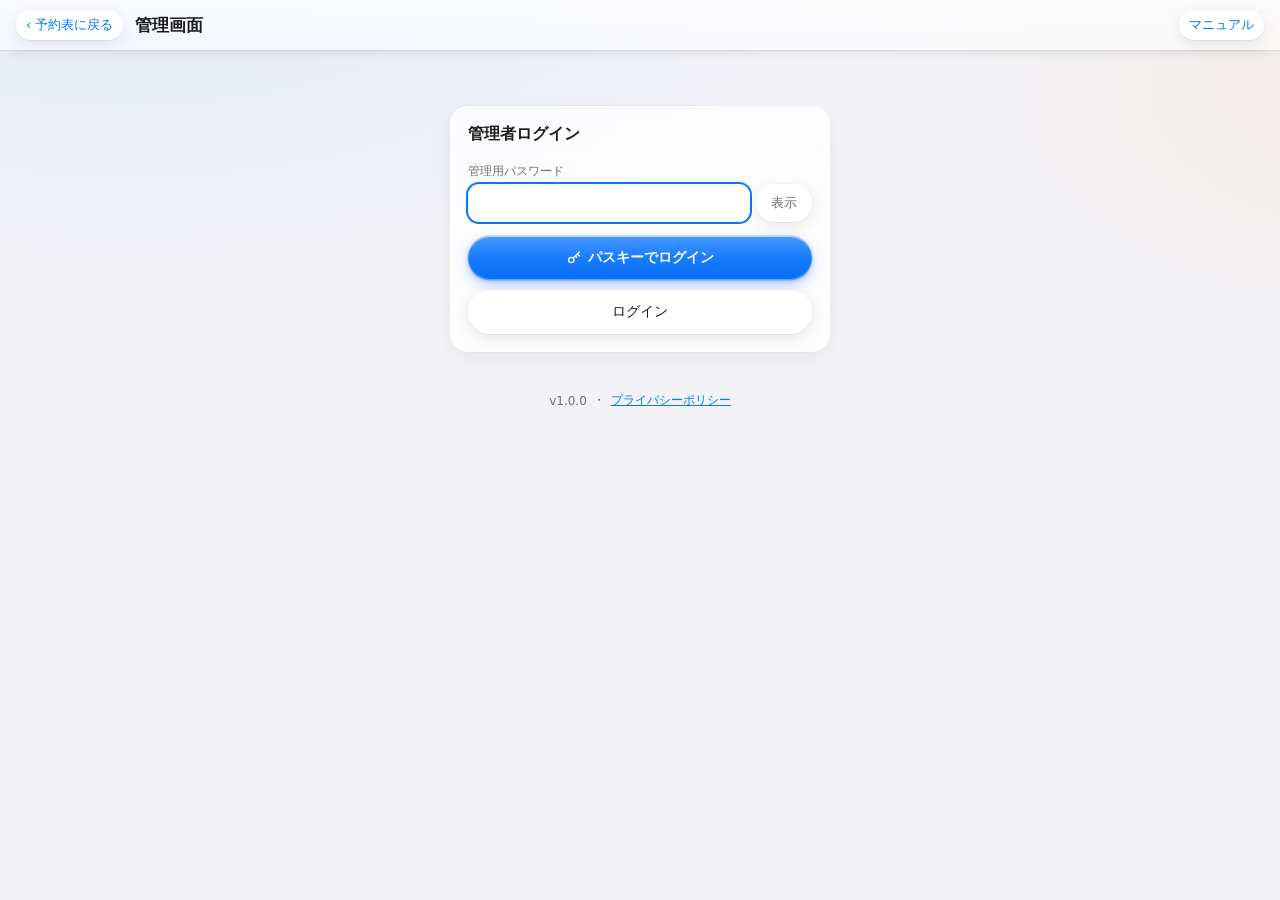
<file: web/admin.html>
<!DOCTYPE html>
<html lang="ja">
<head>
<meta charset="utf-8">
<meta name="viewport" content="width=device-width, initial-scale=1, viewport-fit=cover">
<script>
  // ダークモード: 端末の設定に合わせる（URL に ?dark で常にダーク、?light で常にライト）。白く一瞬光らないよう、最初に決める
  (function () {
    var mq = window.matchMedia ? matchMedia('(prefers-color-scheme: dark)') : null;
    var apply = function () { document.documentElement.classList.toggle('dark', /[?&]dark\b/.test(location.search) || (!/[?&]light\b/.test(location.search) && !!(mq && mq.matches))); };
    apply();
    if (mq && mq.addEventListener) mq.addEventListener('change', apply);
  })();
</script>
<meta name="robots" content="noindex">
<meta name="description" content="宮教大音楽棟 練習室予約の管理画面です。">
<meta property="og:title" content="宮教大音楽棟 練習室予約（管理画面）">
<meta property="og:description" content="管理者用のページです。">
<link rel="icon" href="favicon.svg" type="image/svg+xml">
<link rel="icon" href="favicon-32.png" sizes="32x32" type="image/png">
<link rel="apple-touch-icon" href="apple-touch-icon.png">
<title>管理画面</title>
<!-- 見た目は両画面の共通（web/shared/*.css）と部品ごとのファイル（web/admin/*.css）。あとのファイルが前のファイルを上書きするので、並び順を変えない（fallback.css は最後） -->
<link rel="stylesheet" href="shared/tokens.css">
<link rel="stylesheet" href="shared/common.css">
<link rel="stylesheet" href="admin/page.css">
<link rel="stylesheet" href="admin/topbar.css">
<link rel="stylesheet" href="admin/button.css">
<link rel="stylesheet" href="admin/tabs.css">
<link rel="stylesheet" href="admin/bugs.css">
<link rel="stylesheet" href="admin/oplog.css">
<link rel="stylesheet" href="admin/field.css">
<link rel="stylesheet" href="admin/rooms.css">
<link rel="stylesheet" href="admin/closures.css">
<link rel="stylesheet" href="admin/history.css">
<link rel="stylesheet" href="admin/login.css">
<link rel="stylesheet" href="admin/info.css">
<link rel="stylesheet" href="admin/stats.css">
<link rel="stylesheet" href="admin/settings.css">
<link rel="stylesheet" href="admin/import.css">
<link rel="stylesheet" href="shared/button.css">
<link rel="stylesheet" href="admin/fallback.css">
</head>
<body>
  <header class="topbar">
    <a class="btn small" id="backLink" href="./">‹ 予約表<span class="lg">に戻る</span></a>
    <h1>管理画面</h1>
    <span class="app-name" id="appName"></span>
    <span class="spacer"></span>
    <a class="btn small" id="manualLink" href="manual.html">マニュアル</a>
    <a class="btn small" id="sheetLink" target="_blank" rel="noopener" hidden title="予約台帳・操作ログ・部屋マスタなどが入ったスプレッドシートを開く（共有されている Google アカウントのみ）">データベース</a>
    <button type="button" class="btn small" id="logoutBtn" hidden>ログアウト</button>
  </header>

  <div class="wrap">
    <!-- ログイン -->
    <section class="card login" id="loginView">
      <p class="lead" id="loginChecking" hidden>ログイン状態を確認しています…</p>
      <form id="loginForm" novalidate>
        <h2>管理者ログイン</h2>
        <label class="field">管理用パスワード<input id="loginPw" type="password" autocomplete="current-password"></label>
        <p class="msg error" role="alert" id="loginError"></p>
        <div class="login-btns">
          <button type="button" class="btn" id="pkLoginBtn" hidden><svg width="16" height="16" viewBox="0 0 24 24" fill="none" stroke="currentColor" stroke-width="2" stroke-linecap="round" stroke-linejoin="round" aria-hidden="true"><circle cx="8" cy="15" r="4"/><path d="M10.8 12.2 20 3M17 6l3 3M14 9l2 2"/></svg>パスキーでログイン</button>
          <button type="submit" class="btn primary" id="loginBtn">ログイン</button>
        </div>
      </form>
    </section>

    <section id="adminView" hidden>
      <nav class="tabs" role="tablist">
        <button type="button" role="tab" data-tab="oplog" aria-selected="true">変更<span class="lg">履歴</span></button>
        <button type="button" role="tab" data-tab="history" aria-selected="false"><span class="lg">予約</span>履歴</button>
        <button type="button" role="tab" data-tab="stats" aria-selected="false">統計</button>
        <button type="button" role="tab" data-tab="closures" aria-selected="false">休館<span class="lg">・利用停止</span></button>
        <button type="button" role="tab" data-tab="setup" aria-selected="false">設定<span class="dot" id="dotSetup" hidden>●</span></button>
        <button type="button" role="tab" data-tab="bugs" aria-selected="false">不具合<span class="lg">報告</span><span class="badge" id="bugBadge" hidden></span></button>
      </nav>

      <!-- 休館・利用停止 -->
      <div class="card" data-panel="closures" hidden>
        <h2>休館・利用停止 <button type="button" class="info" aria-label="説明" data-tip="調律・入試・清掃などで予約を受け付けない日時。追加・削除はすぐ保存されます。すでに入っている予約は、自動では取り消されません。">i</button></h2>
        <form id="closureForm" class="add-form" novalidate>
          <div class="field f-date">日付<label class="date-field"><span class="date-display" id="cDateDisplay" aria-hidden="true"></span><input id="cDate" type="date" aria-label="日付"></label></div>
          <div class="field f-room">対象<div class="multi" id="cRoomPick"><button type="button" class="multi-btn" id="cRoomBtn" aria-haspopup="true" aria-expanded="false" aria-label="対象">全室</button><div class="multi-pop" id="cRoomPop" hidden></div></div></div>
          <label class="check f-allday"><input type="checkbox" id="cAllDay" checked>終日</label>
          <div class="field f-time" id="cTimeField" hidden>時間帯<div class="time"><select id="cStartH" class="in"></select>:<select id="cStartM" class="in"></select>〜<select id="cEndH" class="in"></select>:<select id="cEndM" class="in"></select></div></div>
          <label class="field f-reason">理由<input id="cReason" maxlength="50" placeholder="例：ピアノ調律"></label>
          <button type="submit" class="btn primary f-submit" id="addClosureBtn">追加</button>
        </form>
        <p class="msg error" role="alert" id="closureError"></p>
        <p class="msg warn" id="closureWarn"></p>
        <div style="display:flex;align-items:center;margin:18px 0 8px"><h3 style="margin:0">登録済み</h3><span class="spacer"></span><label class="check"><input type="checkbox" id="showPast">過去の分も表示</label></div>
        <div class="table-wrap">
          <table>
            <thead><tr><th>日付</th><th>対象</th><th>時間帯</th><th>理由</th><th></th></tr></thead>
            <tbody id="closureList"></tbody>
          </table>
        </div>
      </div>

      <!-- 設定（パスワード・パスキー・練習室。練習室の構成はまず変えないので一番下） -->
      <!-- 利用時間・制限 -->
      <div class="card" data-panel="setup" hidden>
        <h2>一般 <button type="button" class="info" aria-label="説明" data-tip="保存すると、利用者の画面には最大1分後に反映されます。すでに入っている予約は、自動では取り消されません。">i</button></h2>
        <form id="settingsForm" class="set-form" novalidate>
          <div class="set-top">
          <label class="field">予約表のタイトル<input id="sTitle" maxlength="40"></label>
          <div class="field"><span>お知らせ <button type="button" class="info" aria-label="説明" data-tip="予約表の上部に表示します（空欄なら出しません）。「重要」は休館など予約に直結する連絡用で、赤で目立つ表示になります。">i</button></span><div class="notice-edit"><input id="sNotice" class="in" maxlength="200" placeholder="例：10/22 は入試のため全室利用できません" aria-label="お知らせ"><select id="sNoticeLevel" class="in" aria-label="お知らせの種類"><option value="通常">通常（青）</option><option value="重要">重要（赤）</option></select></div></div>
          </div>
          <!-- 数や時刻の設定: 左に項目名、右に値を1行ずつ（iPhone の設定アプリのような並び） -->
          <div class="set-list">
            <div class="set-row"><span class="set-k">利用開始時刻</span><div class="time"><select id="sOpenH" class="in" aria-label="利用開始（時）"></select>:<select id="sOpenM" class="in" aria-label="利用開始（分）"></select></div></div>
            <div class="set-row"><span class="set-k">利用終了時刻</span><div class="time"><select id="sCloseH" class="in" aria-label="利用終了（時）"></select>:<select id="sCloseM" class="in" aria-label="利用終了（分）"></select></div></div>
            <label class="set-row"><span class="set-k">予約単位</span><span class="suffix"><select id="sUnit" class="in"></select>分</span></label>
            <label class="set-row" for="sMaxDur"><span class="set-k">1回の最大予約時間 <button type="button" class="info" aria-label="説明" data-tip="0＝制限なし。管理者は制限を受けません。">i</button></span><span class="suffix"><input id="sMaxDur" aria-label="1回の最大予約時間（分）" type="number" min="0" max="1440" step="5" inputmode="numeric">分</span></label>
            <label class="set-row" for="sMaxDays"><span class="set-k">予約受付期間 <button type="button" class="info" aria-label="説明" data-tip="今日から何日先まで予約できるか。0＝制限なし。管理者は制限を受けません。">i</button></span><span class="suffix"><input id="sMaxDays" aria-label="予約受付期間（日先まで）" type="number" min="0" max="730" inputmode="numeric">日先まで</span></label>
            <label class="set-row" for="sMaxBulk"><span class="set-k">まとめて予約の最大件数 <button type="button" class="info" aria-label="説明" data-tip="くり返し予約・複数部屋の同時予約の合計（部屋数×日数）。">i</button></span><span class="suffix"><input id="sMaxBulk" aria-label="まとめて予約の最大件数（件）" type="number" min="1" max="300" inputmode="numeric">件</span></label>
            <label class="set-row" for="sBulkAdmin"><span class="set-k">まとめて予約は管理者のみ <button type="button" class="info" aria-label="説明" data-tip="まとめて予約＝くり返し予約・複数部屋の同時予約。オンにすると、管理用パスワードを知っている人だけが使えます。">i</button></span><input type="checkbox" id="sBulkAdmin" aria-label="まとめて予約は管理者のみ" class="switch" role="switch"></label>
            <div class="set-row set-col"><span class="set-k">定休日</span><div class="weekdays pills" id="sWeekdays"></div></div>
          </div>
        </form>
        <div class="savebar">
          <span class="spacer"></span>
          <span class="dirty" id="settingsDirty" hidden>未保存の変更があります</span>
          <button type="button" class="btn primary" id="saveSettingsBtn">保存</button>
        </div>
        <p class="msg error" role="alert" id="settingsError"></p>
        <p class="msg warn" id="settingsWarn"></p>
      </div>

      <div class="card" data-panel="setup" hidden>
        <h2>限定公開の部屋 <button type="button" class="info" aria-label="説明" data-tip="予約制限が「限定公開」の部屋を使う人にだけ、このパスワードと入口の URL を伝えてください。管理用パスワードとは別物で、知っていても設定の変更や他人の予約の取消はできません。">i</button></h2>
        <form id="limitedForm" class="form-grid" novalidate>
          <div class="field full">演習室などのパスワード（6文字以上）<div class="pw-row"><input id="sLimitedPw" class="in" type="password" maxlength="50" autocomplete="new-password" placeholder="空欄なら管理者以外は使えません"><button type="button" class="btn small" data-reveal="sLimitedPw">表示</button></div><span class="help">変更すると、記憶済みの端末でも表示されなくなります（新しいパスワードを伝え直してください）</span></div>
          <div class="field full">入口の URL<div class="copy-row"><input id="limitedUrl" class="in" readonly aria-label="限定公開の部屋の入口の URL"><button type="button" class="btn small" id="copyLimitedUrl">コピー</button></div></div>
          <div class="full submit-row"><button type="submit" class="btn primary" id="limitedBtn">保存</button></div>
        </form>
        <p class="msg error" role="alert" id="limitedError"></p>
      </div>

      <div class="card" data-panel="setup" hidden>
        <details id="viewPwBox">
          <summary><h2 style="display:inline">予約表全体の閲覧制限</h2> <button type="button" class="info" aria-label="説明" data-tip="通常は使いません。設定すると、利用者全員が予約表を開くときにこのパスワードを求められます（端末に記憶）。学外に見せたくない場合などに使い、全員に伝えてください。">i</button></summary>
          <form id="viewPwForm" class="form-grid" novalidate>
            <div class="field full">予約表全体のパスワード<div class="pw-row"><input id="sViewPw" class="in" type="password" maxlength="50" autocomplete="new-password" placeholder="空欄なら誰でも閲覧・予約できます"><button type="button" class="btn small" data-reveal="sViewPw">表示</button></div></div>
            <div class="full submit-row"><button type="submit" class="btn primary" id="viewPwBtn">保存</button></div>
          </form>
          <p class="msg error" role="alert" id="viewPwError"></p>
        </details>
      </div>

      <div class="card" data-panel="setup" id="pkCard" hidden>
        <h2>パスキー <button type="button" class="info" aria-label="説明" data-tip="管理用パスワードの代わりに、Face ID・Touch ID・端末のロック解除で管理画面に入れます。使う端末で「この端末を登録」を押してください（iCloud キーチェーンなどで同期される場合は、同じアカウントのほかの端末でも使えます）。指紋や顔の情報は端末から出ず、サーバーには合い鍵にならない公開鍵だけを置きます。管理者が替わったら、前の人のパスキーを削除してください。">i</button></h2>
        <ul class="pk-list" id="pkList"></ul>
        <p class="msg error" role="alert" id="pkError"></p>
        <div class="submit-row"><button type="button" class="btn primary" id="pkAddBtn">この端末を登録</button></div>
      </div>

      <div class="card" data-panel="setup" hidden>
        <h2>登録者 <span class="count" id="userCount"></span> <button type="button" class="info" aria-label="説明" data-tip="予約表の「自分の予約」から登録した学生です。PIN を忘れた人や再登録したい人は、ここで削除してから、もう一度登録してもらってください。削除しても予約は残り、同じ学籍番号で登録し直せば、また本人の予約として扱われます。">i</button></h2>
        <ul class="pk-list user-list" id="userList"></ul>
        <p class="msg error" role="alert" id="userError"></p>
      </div>

      <div class="card" data-panel="setup" hidden>
        <h2>管理用パスワードの変更</h2>
        <form id="pwForm" class="form-grid" novalidate>
          <label class="field m-full">新しいパスワード（6文字以上）<input id="pwNew" type="password" autocomplete="new-password"></label>
          <label class="field m-full">新しいパスワード（確認）<input id="pwNew2" type="password" autocomplete="new-password"></label>
          <div class="full submit-row"><button type="submit" class="btn primary" id="pwBtn">変更する</button></div>
        </form>
        <p class="msg error" role="alert" id="pwError"></p>
      </div>

      <!-- りざぶ郎の CSV の取り込み（admin/import.js） -->
      <div class="card" data-panel="setup" hidden>
        <h2>CSVから取り込む <button type="button" class="info" aria-label="説明" data-tip="りざぶ郎の予約表の「CSVダウンロード」で保存したファイルを選び、「取り込む」を押すと、中の予約がこの予約表に入ります（複数のファイルをまとめて選べます）。同じ予約がすでにあるもの、ほかの予約・休館と重なるものは入りません。時刻は予約単位に合わせます。">i</button></h2>
        <div class="import-bar">
          <label class="btn" for="importFile">CSV を選ぶ</label>
          <input type="file" id="importFile" accept=".csv,.txt,text/csv,text/plain" multiple hidden>
          <span class="import-summary" id="importSummary"></span>
          <button type="button" class="btn primary" id="importBtn" disabled>取り込む</button>
        </div>
        <p class="msg import-result" role="status" id="importResult"></p>
        <p class="msg error" role="alert" id="importError"></p>
      </div>

      <!-- 練習室 -->
      <div class="card" data-panel="setup" hidden>
        <h2>練習室 <button type="button" class="info" aria-label="説明" data-tip="並び順は予約表の表示順（左端の番号をつまんでドラッグで入れ替え）。特徴タグは「・」区切りで複数可（例：大・GP）。同じ部屋名の部屋は、予約時にまとめて選べます。設備区分は予約表の絞り込みに使います。予約制限: 管理者のみ＝予約・変更に管理用パスワードが必要／限定公開＝パスワードを入れた人だけに表示・予約可／使用停止＝予約不可。今日以降の予約が残る部屋は削除できないので、使用停止にしてください。">i</button></h2>
        <div class="rooms-head"><span></span><span>部屋名</span><span>特徴タグ</span><span>設備区分（絞り込み用）</span><span>予約制限</span><span>備考</span><span></span></div>
        <div class="rooms" id="roomList"></div>
        <datalist id="equipList"></datalist>
        <div class="savebar">
          <button type="button" class="btn" id="addRoomBtn">＋ 部屋を追加</button>
          <span class="spacer"></span>
          <span class="dirty" id="roomsDirty" hidden>未保存の変更があります</span>
          <button type="button" class="btn primary" id="saveRoomsBtn">保存</button>
        </div>
        <p class="msg error" role="alert" id="roomsError"></p>
      </div>

      <!-- 不具合報告 -->
      <!-- 予約履歴（admin/history.js・admin/export.js。期間・部屋・検索で絞って一覧を出し、印刷・エクスポートする） -->
      <div class="card" data-panel="history" hidden>
        <h2>予約履歴 <button type="button" class="info" aria-label="説明" data-tip="期間・部屋・曜日・検索で絞った予約の一覧です。条件を変えるとすぐ一覧が変わります。印刷や、CSV・Excel・PDF への書き出しも、この一覧と同じ条件で行います。名前・学籍番号が入るので、ファイルや紙の扱いに気をつけてください。「選択」を押すと予約を選んで削除できます（Shift を押しながら選ぶと間をまとめて選べます。削除は元に戻せません）。">i</button></h2>
        <form id="exportForm" class="hx-form" novalidate>
          <div class="hx-top">
            <div class="hx-range">
              <label class="date-field"><span class="date-display" id="xFromDisplay" aria-hidden="true"></span><input id="xFrom" type="date" aria-label="開始日"></label>
              <span class="hx-tilde" aria-hidden="true">〜</span>
              <label class="date-field"><span class="date-display" id="xToDisplay" aria-hidden="true"></span><input id="xTo" type="date" aria-label="終了日"></label>
            </div>
            <input id="xQuery" class="hx-search" type="search" placeholder="氏名・学籍番号・備考・部屋で検索" aria-label="検索" autocomplete="off" enterkeyhint="search">
          </div>
          <div class="hx-chips">
            <div class="multi" id="xRoomPick"><button type="button" class="chip-btn" id="xRoomBtn" aria-haspopup="true" aria-expanded="false" aria-label="部屋">部屋</button><div class="multi-pop" id="xRoomPop" hidden></div></div>
            <div class="multi" id="xWdPick"><button type="button" class="chip-btn" id="xWdBtn" aria-haspopup="true" aria-expanded="false" aria-label="曜日">曜日</button><div class="multi-pop" id="xWdPop" hidden></div></div>
            <button type="button" class="chip-btn toggle" id="xColor" aria-pressed="false">重要な予定</button>
          </div>
        </form>
        <div class="hx-bar">
          <p id="xResultHead" aria-live="polite"></p>
          <button type="button" class="sort-btn" id="xSort" data-dir="asc" aria-label="並び順（押すと切り替わる）">古い順</button>
          <button type="button" class="sort-btn" id="xSelect" aria-pressed="false">選択</button>
          <button type="button" class="btn danger hx-del" id="xDelBtn" hidden disabled>削除</button>
          <div class="multi hx-out" id="xFmtPick">
            <button type="button" class="btn" id="xPrintBtn" aria-haspopup="true" aria-expanded="false">印刷</button>
            <button type="button" class="btn primary" id="xFmtBtn" aria-haspopup="true" aria-expanded="false">エクスポート</button>
            <div class="multi-pop fmt-pop" id="xFmtPop" hidden>
              <button type="button" data-fmt="csv">CSV<small>Excel・Numbers などで開ける表</small></button>
              <button type="button" data-fmt="xlsx">Excel<small>.xlsx</small></button>
              <button type="button" data-fmt="pdf">PDF<small>印刷と同じ表を A4 で</small></button>
            </div>
            <!-- 印刷・PDF に入れる項目（日付はいつも入れる） -->
            <div class="multi-pop cols-pop" id="xColsPop" hidden>
              <p class="cols-title" id="xColsTitle"></p>
              <div id="xColsList"></div>
              <button type="button" class="btn primary" id="xColsGo"></button>
            </div>
          </div>
        </div>
        <p class="msg error" role="alert" id="exportError"></p>
        <div id="xResult">
          <div class="table-wrap" id="xResultBody"></div>
        </div>
      </div>

      <!-- 統計（admin/stats.js。予約表と同じ getSchedule で読んで、この画面で集計する） -->
      <div class="card" data-panel="stats" hidden>
        <div class="stats-head">
          <h2 style="margin:0">統計</h2>
          <span class="spacer"></span>
          <div class="seg-mini" role="group" aria-label="期間">
            <button type="button" data-period="week" aria-pressed="false">今週</button>
            <button type="button" data-period="month" aria-pressed="true">今月</button>
            <button type="button" data-period="last" aria-pressed="false">先月</button>
            <button type="button" data-period="fy" aria-pressed="false">今年度</button>
          </div>
        </div>
        <p class="lead" id="statsRange" style="margin-top:6px"></p>
        <p class="msg" id="statsMsg" hidden></p>
        <div id="statsBody" hidden>
          <div class="stat-tiles">
            <div class="tile"><span class="k">予約</span><b id="stCount"></b></div>
            <div class="tile"><span class="k">合計の時間</span><b id="stHours"></b></div>
            <div class="tile"><span class="k">1件あたり</span><b id="stAvg"></b></div>
            <div class="tile"><span class="k">いちばん混む</span><b id="stPeak"></b></div>
          </div>
          <h3>混む曜日と時間帯 <button type="button" class="info" aria-label="説明" data-tip="色が濃いほど、その時間に使われていた部屋が多い（期間の平均）。">i</button></h3>
          <div class="heat-wrap"><div class="heat" id="stHeat"></div></div>
          <h3>設備ごと</h3>
          <div class="bars" id="stEquip"></div>
          <h3>部屋ごと <button type="button" class="info" aria-label="説明" data-tip="％は、利用時間のうち予約で埋まっていた割合（定休日を除く）。">i</button></h3>
          <div class="bars" id="stRooms"></div>
        </div>
      </div>

      <!-- 変更履歴（admin/oplog.js。サーバーの操作ログを新しい順に） -->
      <div class="card" data-panel="oplog">
        <div style="display:flex;align-items:center;gap:8px;flex-wrap:wrap">
          <h2 style="margin:0">変更履歴 <button type="button" class="info" aria-label="説明" data-tip="予約・変更・取消・削除と、管理画面での設定・部屋・休館・パスワードの変更の記録（新しい順）。スプレッドシートの「操作ログ」シートにも残ります。">i</button></h2>
          <span class="spacer"></span>
          <button type="button" class="btn small" id="oplogReload">再読み込み</button>
        </div>
        <div class="log-filter">
          <input id="oplogQuery" class="hx-search" type="search" placeholder="氏名・部屋・日付・予約IDで検索" aria-label="検索" autocomplete="off" enterkeyhint="search">
          <div class="seg-mini" role="group" aria-label="種類" id="oplogKind">
            <button type="button" data-kind="" aria-pressed="true">すべて</button>
            <button type="button" data-kind="book" aria-pressed="false">予約</button>
            <button type="button" data-kind="change" aria-pressed="false">変更</button>
            <button type="button" data-kind="cancel" aria-pressed="false">取消</button>
            <button type="button" data-kind="admin" aria-pressed="false">設定</button>
          </div>
        </div>
        <p class="msg error" role="alert" id="oplogError"></p>
        <div id="oplogList"></div>
        <button type="button" class="btn log-more" id="oplogMore" hidden>さらに読み込む</button>
      </div>

      <div class="card" data-panel="bugs" hidden>
        <div style="display:flex;align-items:center;gap:8px;flex-wrap:wrap">
          <h2 style="margin:0">不具合報告 <button type="button" class="info" aria-label="説明" data-tip="予約表の「不具合を報告」から届いた内容（新しい順）。スプレッドシートの「不具合報告」シートにも残ります。">i</button></h2>
          <span class="spacer"></span>
          <label class="check"><input type="checkbox" id="showDone">対応済みも表示</label>
          <button type="button" class="btn small" id="bugReload">再読み込み</button>
        </div>
        <p class="msg error" role="alert" id="bugsError"></p>
        <div class="bug-list" id="bugList"></div>
      </div>
    </section>
    <footer class="site-foot admin-foot"><span data-app-version></span><a href="privacy.html">プライバシーポリシー</a></footer>
  </div>

  <div class="toast" id="toast" role="status" aria-live="polite"></div>

<script src="config.js"></script>
<script src="api.js"></script>
<!-- 動きは部品ごとのファイル（web/admin/*.js）。上から順に読み込み、一番外側の名前（state など）を共有する。boot.js は最後 -->
<script src="admin/core.js"></script>
<script src="admin/login.js"></script>
<script src="admin/tabs.js"></script>
<script src="admin/rooms.js"></script>
<script src="admin/settings.js"></script>
<script src="admin/pickers.js"></script>
<script src="admin/closures.js"></script>
<script src="admin/passwords.js"></script>
<script src="admin/info.js"></script>
<script src="admin/stats.js"></script>
<script src="admin/history.js"></script>
<script src="admin/export.js"></script>
<script src="admin/import.js"></script>
<script src="admin/bugs.js"></script>
<script src="admin/oplog.js"></script>
<script src="admin/passkey.js"></script>
<script src="admin/users.js"></script>
<script src="admin/boot.js"></script>
</body>
</html>
</file>
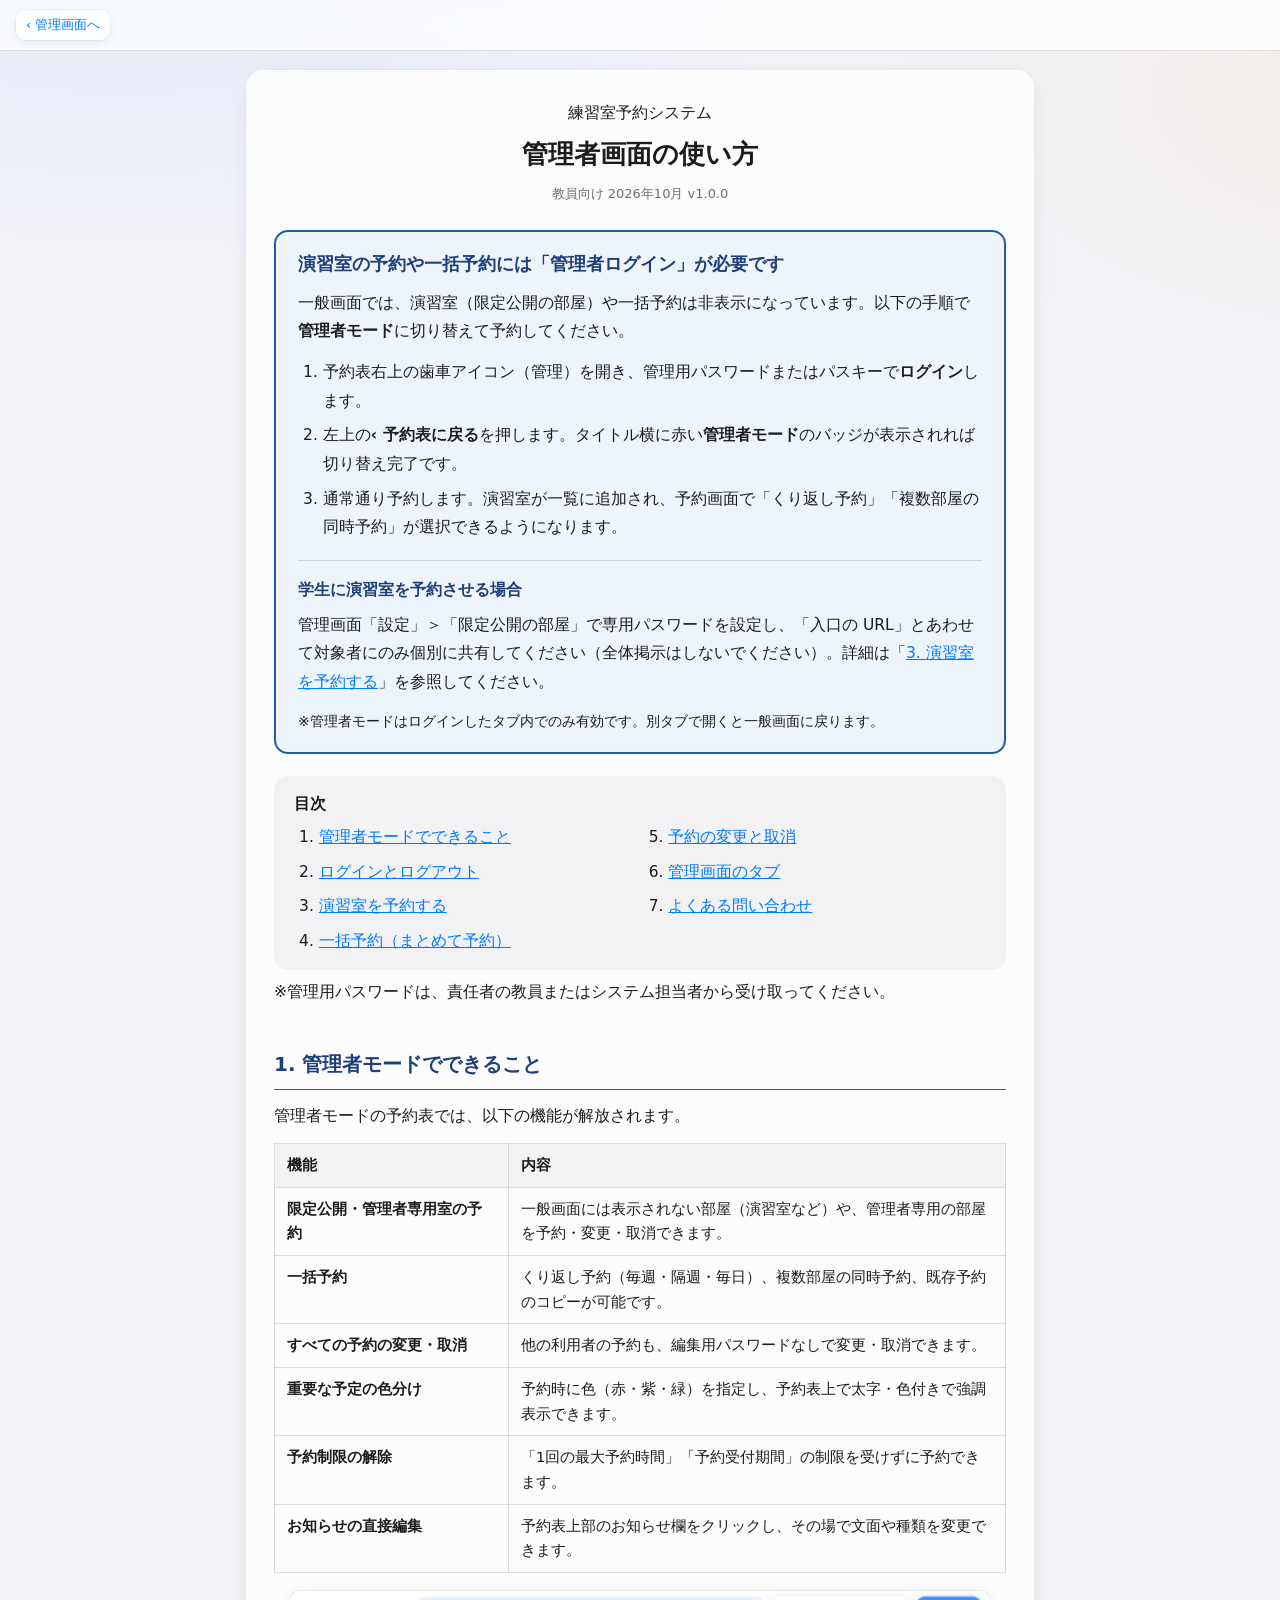
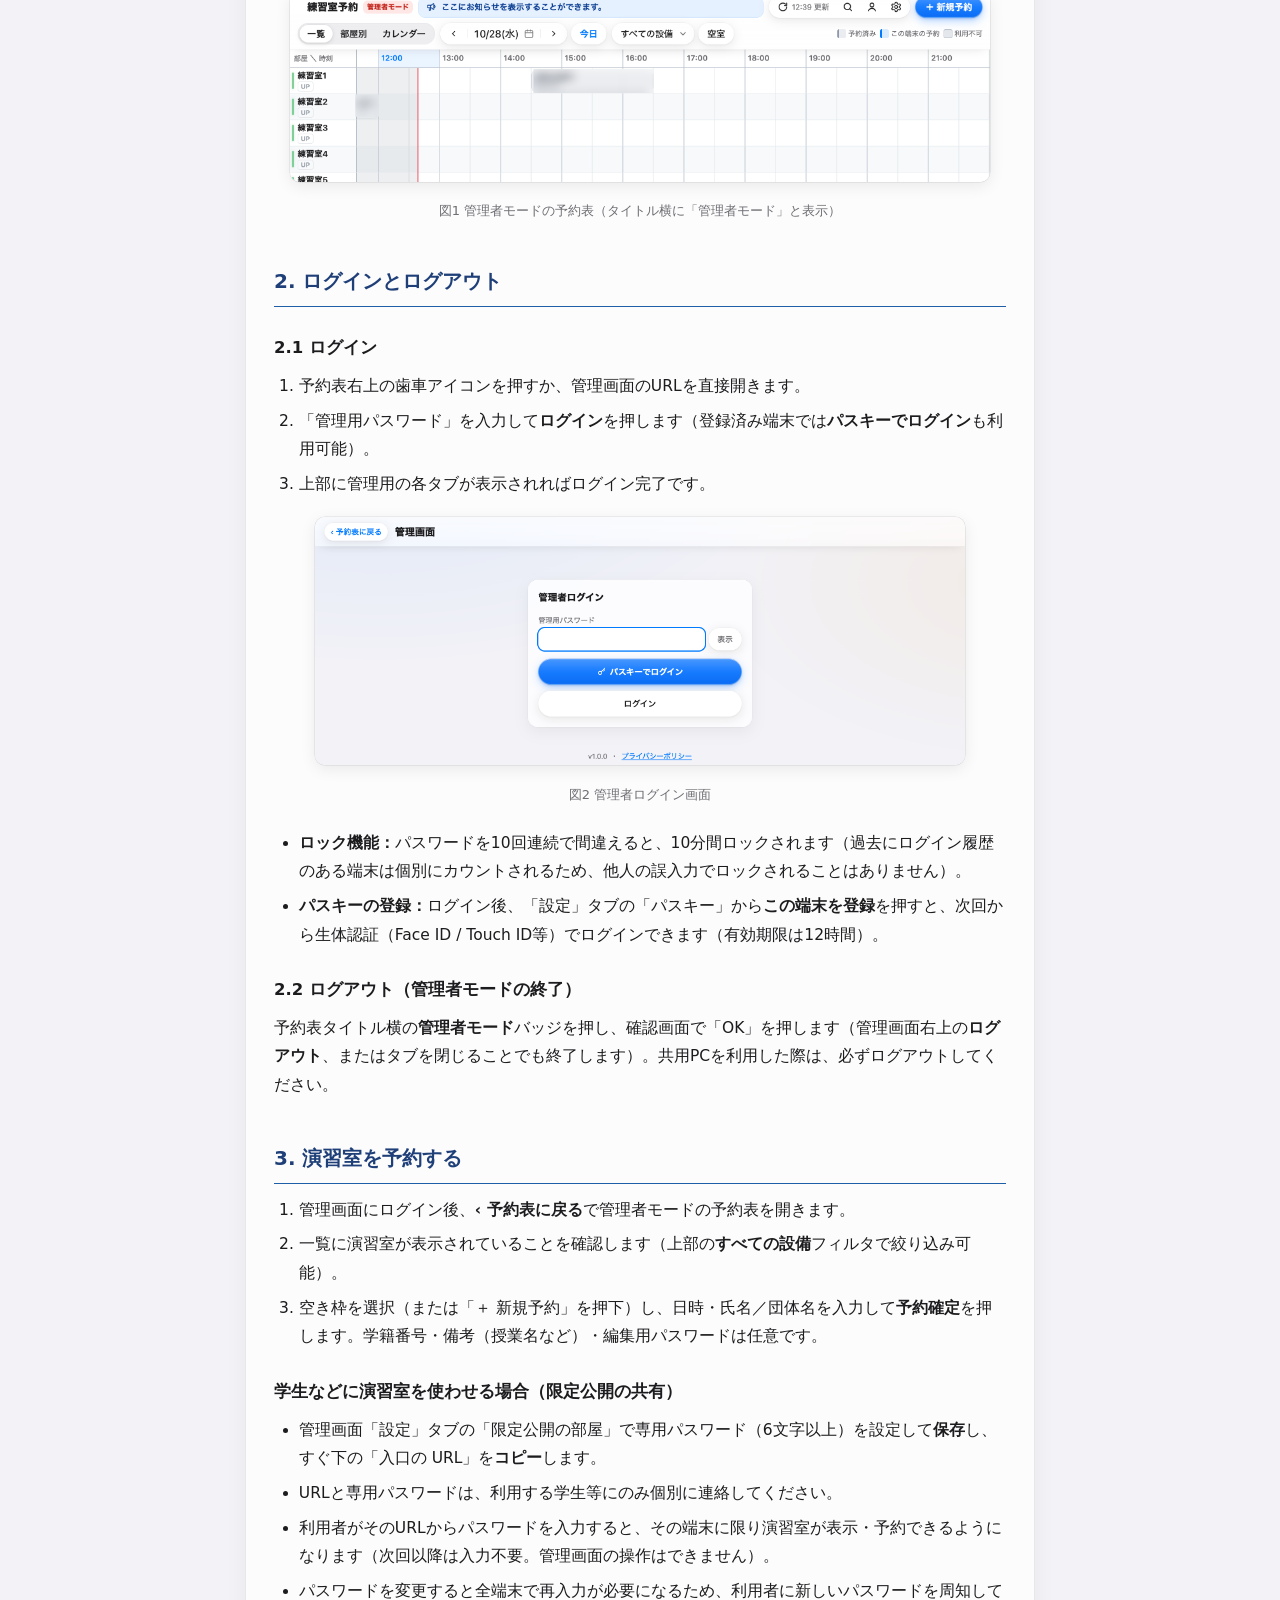
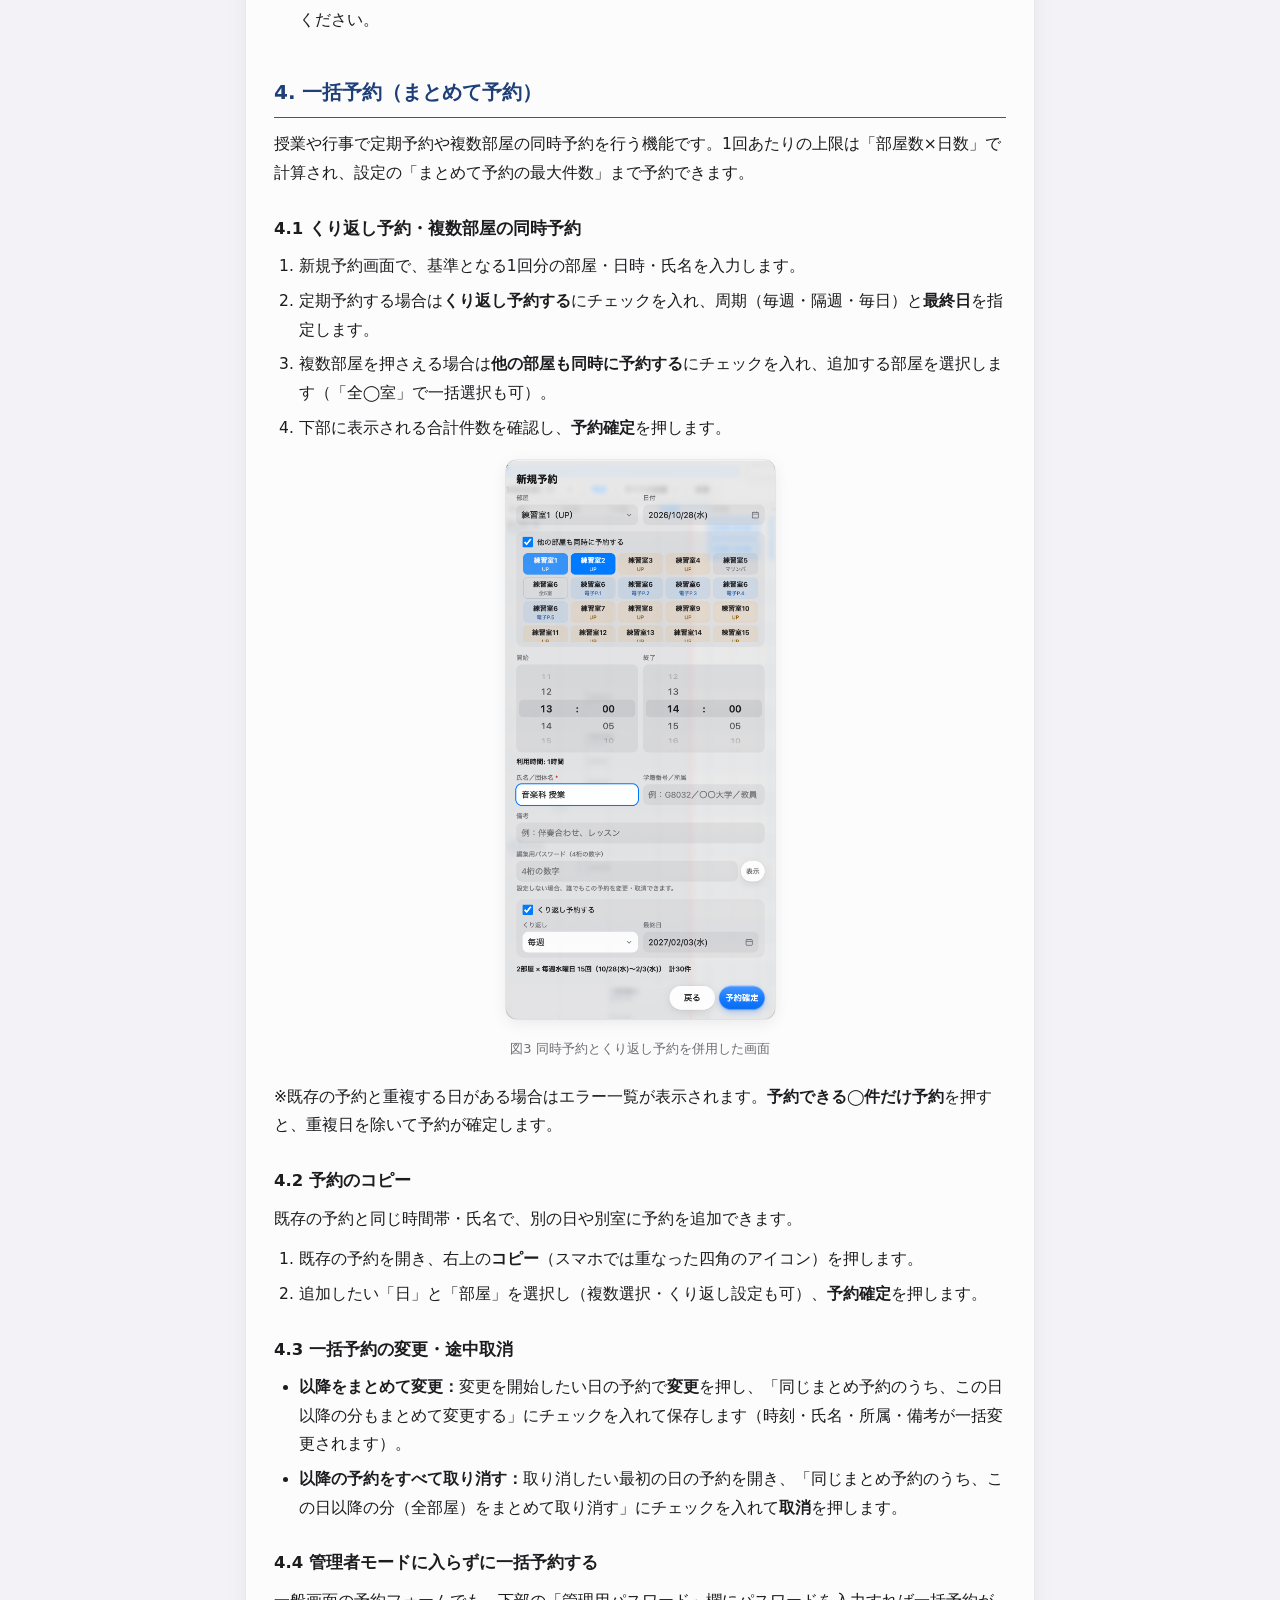
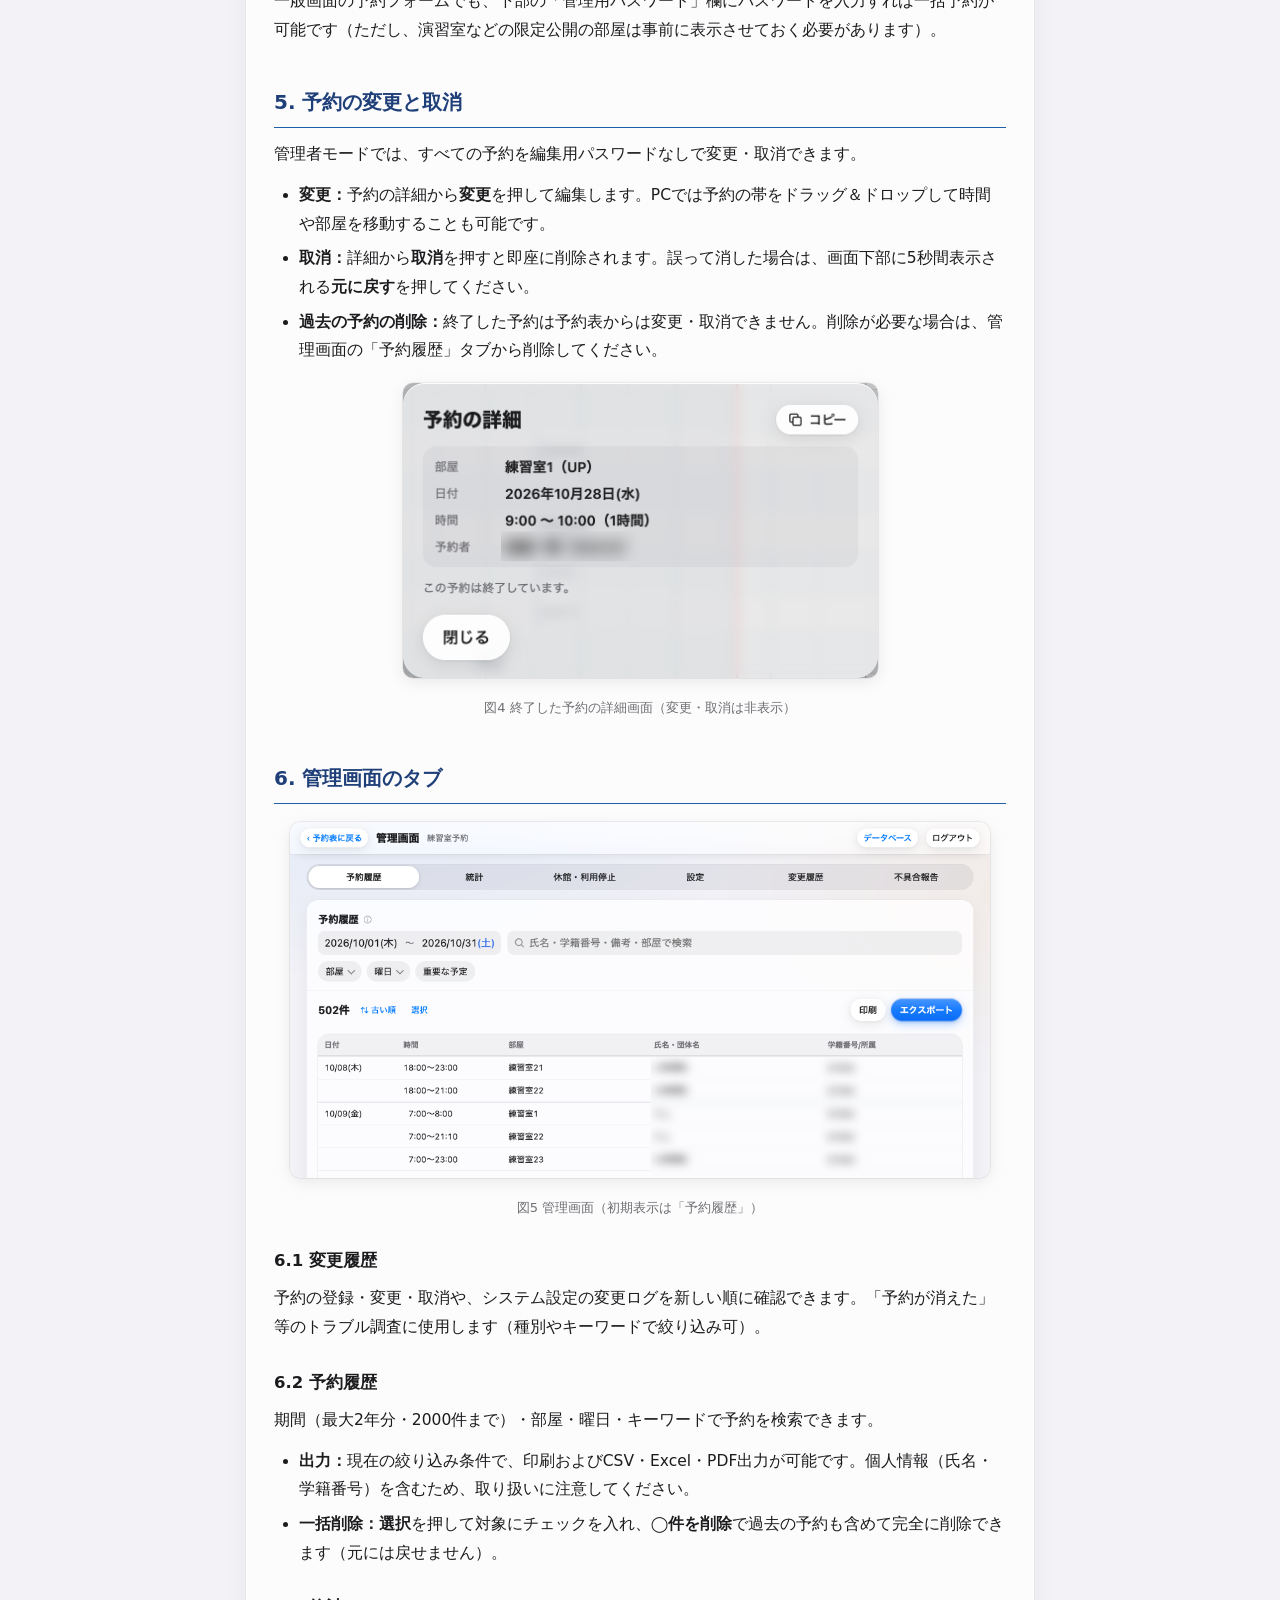
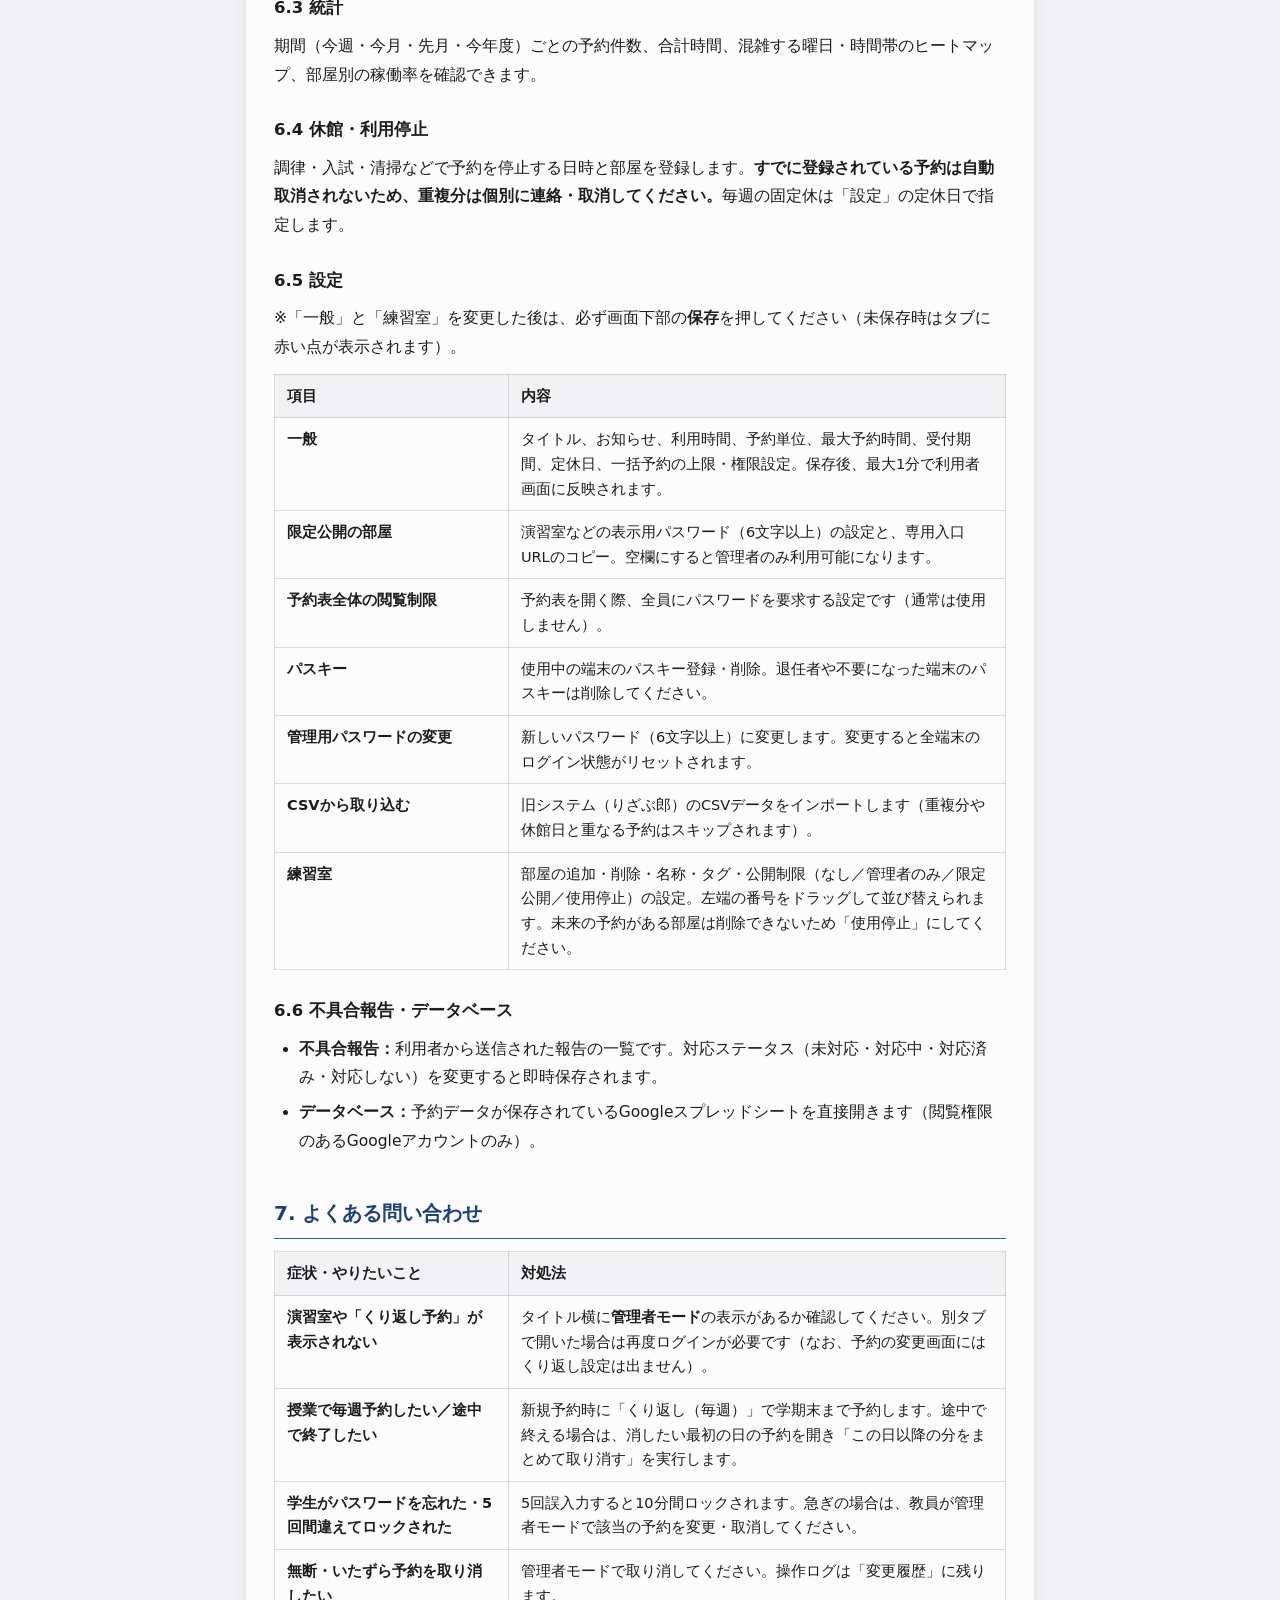
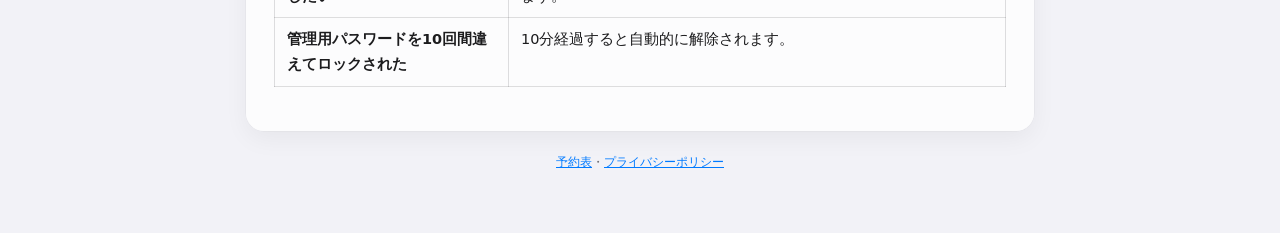
<file: web/manual.html>
<!DOCTYPE html>
<html lang="ja">
<head>
<meta charset="utf-8">
<meta name="viewport" content="width=device-width, initial-scale=1, viewport-fit=cover">
<script>
  // ダークモード: 端末の設定に合わせる（URL に ?dark で常にダーク、?light で常にライト）
  (function () {
    var mq = window.matchMedia ? matchMedia('(prefers-color-scheme: dark)') : null;
    var apply = function () { document.documentElement.classList.toggle('dark', /[?&]dark\b/.test(location.search) || (!/[?&]light\b/.test(location.search) && !!(mq && mq.matches))); };
    apply();
    if (mq && mq.addEventListener) mq.addEventListener('change', apply);
  })();
</script>
<meta name="robots" content="noindex">
<meta name="description" content="宮教大音楽棟 練習室予約の管理者画面の使い方（教員向け）。管理者ログインで演習室の予約と一括予約ができます。">
<link rel="icon" href="favicon.svg" type="image/svg+xml">
<link rel="icon" href="favicon-32.png" sizes="32x32" type="image/png">
<link rel="apple-touch-icon" href="apple-touch-icon.png">
<title>管理者画面の使い方｜宮教大音楽棟 練習室予約</title>
<style>
  :root {
    --bg: #f2f2f7; --surface: #fff; --text: #1c1c1e; --muted: #6e6e73; --line: rgba(60, 60, 67, .16); --accent: #007aff;
    --key-bg: #eef4fb; --key-line: #1f5fa8; --key-title: #1f3f78; --th-bg: #f2f2f5;
  }
  * { box-sizing: border-box; }
  body {
    margin: 0; color: var(--text); line-height: 1.85; font-size: 15.5px; -webkit-text-size-adjust: 100%;
    font-family: system-ui, -apple-system, "Hiragino Sans", "Noto Sans JP", "Yu Gothic UI", Meiryo, sans-serif;
    background: radial-gradient(1200px 600px at 10% -10%, rgba(0, 122, 255, .08), transparent 60%),
                radial-gradient(900px 500px at 110% 10%, rgba(255, 149, 0, .07), transparent 60%), var(--bg);
    background-attachment: fixed;
  }
  a { color: var(--accent); }
  .topbar {
    position: sticky; top: 0; z-index: 2; box-shadow: 0 .5px 0 var(--line); background: rgba(255, 255, 255, .72);
    -webkit-backdrop-filter: blur(20px) saturate(180%); backdrop-filter: blur(20px) saturate(180%);
    padding: 10px max(16px, env(safe-area-inset-right)) 10px max(16px, env(safe-area-inset-left));
  }
  .back {
    display: inline-flex; align-items: center; height: 30px; padding: 0 10px; border-radius: 9px; text-decoration: none; font-size: 13px;
    color: var(--accent); font-weight: 500; background: rgba(255, 255, 255, .7);
    box-shadow: inset 0 1px 0 #fff, 0 0 0 .5px rgba(0, 0, 0, .08), 0 2px 8px rgba(0, 0, 0, .07);
  }
  main { max-width: 820px; margin: 0 auto; padding: 20px 16px 60px; }
  .card { border-radius: 18px; padding: 28px; background: rgba(255, 255, 255, .8); box-shadow: inset 0 1px 0 #fff, 0 0 0 .5px rgba(0, 0, 0, .05), 0 8px 24px rgba(0, 0, 0, .05); }
  header.doc { text-align: center; margin-bottom: 24px; }
  header.doc .sub { margin: 0; font-size: 16px; }
  header.doc h1 { margin: 2px 0 4px; font-size: 26px; font-weight: 600; }
  header.doc .meta { margin: 0; color: var(--muted); font-size: 13px; }
  .key { background: var(--key-bg); border: 2px solid var(--key-line); border-radius: 14px; padding: 18px 22px; }
  .key .key-title { margin: 0 0 10px; font-weight: 600; font-size: 18px; line-height: 1.6; color: var(--key-title); }
  .key p:last-child { margin-bottom: 0; font-size: 14px; }
  .key .key-sub { margin: 18px 0 6px; padding-top: 14px; border-top: 1px solid var(--line); font-weight: 600; font-size: 16px; color: var(--key-title); }
  .toc { margin: 22px 0 8px; padding: 14px 20px; border-radius: 14px; background: var(--th-bg); }
  .toc-title { margin: 0 0 4px; font-weight: 600; }
  .toc ol { margin: 0; padding-left: 1.6em; columns: 2; column-gap: 32px; }
  b, strong, h2, h3, th { font-weight: 600; }
  h2 { font-size: 20px; color: var(--key-title); margin: 40px 0 12px; padding-bottom: 6px; border-bottom: 1.5px solid var(--key-line); scroll-margin-top: 64px; }
  h3 { font-size: 16.5px; margin: 26px 0 8px; }
  p { margin: 0 0 12px; }
  ol, ul { margin: 6px 0 14px; padding-left: 1.6em; }
  li + li { margin-top: 6px; }
  .tbl { overflow-x: auto; margin: 10px 0 16px; }
  table { border-collapse: collapse; width: 100%; font-size: 14.5px; line-height: 1.7; }
  th, td { text-align: left; vertical-align: top; padding: 9px 12px; border: 1px solid var(--line); }
  thead th { background: var(--th-bg); }
  tbody th { font-weight: 600; width: 32%; }
  figure { margin: 18px auto 22px; text-align: center; }
  figure img { width: 100%; height: auto; border-radius: 10px; box-shadow: 0 0 0 .5px rgba(0, 0, 0, .12), 0 4px 16px rgba(0, 0, 0, .08); }
  figcaption { margin-top: 8px; font-size: 13px; color: var(--muted); }
  .site-foot { margin-top: 20px; text-align: center; font-size: 12px; color: var(--muted); }
  @media (max-width: 600px) {
    body { font-size: 15px; }
    .card { padding: 18px 16px; }
    header.doc h1 { font-size: 22px; }
    .key { padding: 14px 16px; }
    .toc ol { columns: 1; }
    .tbl thead { display: none; }
    .tbl table, .tbl tbody, .tbl tr, .tbl tbody th, .tbl td { display: block; width: auto; }
    .tbl table { border-top: 1px solid var(--line); }
    .tbl tbody th, .tbl td { border: 0; padding: 0 4px; }
    .tbl tr { padding: 10px 0; border-bottom: 1px solid var(--line); }
  }
  @media print {
    .topbar { display: none; }
    body { background: #fff; }
    .card { box-shadow: none; padding: 0; }
  }
  html.dark {
    color-scheme: dark; --bg: #000; --surface: #1c1c1e; --text: #fff; --muted: #8e8e93; --line: rgba(84, 84, 88, .6); --accent: #409cff;
    --key-bg: rgba(64, 156, 255, .12); --key-line: #409cff; --key-title: #8cc2ff; --th-bg: #2c2c2e;
  }
  html.dark body { background: var(--bg); }
  html.dark .topbar { background: rgba(0, 0, 0, .82); }
  html.dark .back { background: #262628; box-shadow: inset 0 .5px 0 rgba(255, 255, 255, .14); }
  html.dark .card { background: var(--surface); box-shadow: none; }
  html.dark figure img { box-shadow: 0 0 0 .5px rgba(255, 255, 255, .18); }
</style>
</head>
<body>
<div class="topbar"><a class="back" href="admin.html">‹ 管理画面へ</a></div>
<main>
  <article class="card">
    <header class="doc">
      <p class="sub">練習室予約システム</p>
      <h1><b>管理者画面の使い方</b></h1>
      <p class="meta">教員向け 2026年10月 v1.0.0</p>
    </header>

<section class="key">
  <p class="key-title"><b>演習室の予約や一括予約には「管理者ログイン」が必要です</b></p>
  <p>一般画面では、演習室（限定公開の部屋）や一括予約は非表示になっています。以下の手順で<b>管理者モード</b>に切り替えて予約してください。</p>
  <ol>
    <li>予約表右上の歯車アイコン（管理）を開き、管理用パスワードまたはパスキーで<b>ログイン</b>します。</li>
    <li>左上の<b>‹ 予約表に戻る</b>を押します。タイトル横に赤い<b>管理者モード</b>のバッジが表示されれば切り替え完了です。</li>
    <li>通常通り予約します。演習室が一覧に追加され、予約画面で「くり返し予約」「複数部屋の同時予約」が選択できるようになります。</li>
  </ol>
  <p class="key-sub"><b>学生に演習室を予約させる場合</b></p>
  <p>管理画面「設定」＞「限定公開の部屋」で専用パスワードを設定し、「入口の URL」とあわせて対象者にのみ個別に共有してください（全体掲示はしないでください）。詳細は「<a href="#s3">3. 演習室を予約する</a>」を参照してください。</p>
  <p>※管理者モードはログインしたタブ内でのみ有効です。別タブで開くと一般画面に戻ります。</p>
</section>

<nav class="toc" aria-label="目次">
  <p class="toc-title">目次</p>
  <ol>
    <li><a href="#s1">管理者モードでできること</a></li>
    <li><a href="#s2">ログインとログアウト</a></li>
    <li><a href="#s3">演習室を予約する</a></li>
    <li><a href="#s4">一括予約（まとめて予約）</a></li>
    <li><a href="#s5">予約の変更と取消</a></li>
    <li><a href="#s6">管理画面のタブ</a></li>
    <li><a href="#s7">よくある問い合わせ</a></li>
  </ol>
</nav>

<p>※管理用パスワードは、責任者の教員またはシステム担当者から受け取ってください。</p>

<h2 id="s1">1. 管理者モードでできること</h2>
<p>管理者モードの予約表では、以下の機能が解放されます。</p>
<div class="tbl"><table>
  <thead><tr><th>機能</th><th>内容</th></tr></thead>
  <tbody>
    <tr><th scope="row">限定公開・管理者専用室の予約</th><td>一般画面には表示されない部屋（演習室など）や、管理者専用の部屋を予約・変更・取消できます。</td></tr>
    <tr><th scope="row">一括予約</th><td>くり返し予約（毎週・隔週・毎日）、複数部屋の同時予約、既存予約のコピーが可能です。</td></tr>
    <tr><th scope="row">すべての予約の変更・取消</th><td>他の利用者の予約も、編集用パスワードなしで変更・取消できます。</td></tr>
    <tr><th scope="row">重要な予定の色分け</th><td>予約時に色（赤・紫・緑）を指定し、予約表上で太字・色付きで強調表示できます。</td></tr>
    <tr><th scope="row">予約制限の解除</th><td>「1回の最大予約時間」「予約受付期間」の制限を受けずに予約できます。</td></tr>
    <tr><th scope="row">お知らせの直接編集</th><td>予約表上部のお知らせ欄をクリックし、その場で文面や種類を変更できます。</td></tr>
  </tbody>
</table></div>
<figure><img src="manual/03-index-admin.png" alt="管理者モードの予約表。タイトルの横に「管理者モード」の札が出る" style="max-width:700px" loading="lazy"><figcaption>図1 管理者モードの予約表（タイトル横に「管理者モード」と表示）</figcaption></figure>

<h2 id="s2">2. ログインとログアウト</h2>
<h3>2.1 ログイン</h3>
<ol>
  <li>予約表右上の歯車アイコンを押すか、管理画面のURLを直接開きます。</li>
  <li>「管理用パスワード」を入力して<b>ログイン</b>を押します（登録済み端末では<b>パスキーでログイン</b>も利用可能）。</li>
  <li>上部に管理用の各タブが表示されればログイン完了です。</li>
</ol>
<figure><img src="manual/01-login.png" alt="管理者ログインの画面" style="max-width:650px" loading="lazy"><figcaption>図2 管理者ログイン画面</figcaption></figure>
<ul>
  <li><b>ロック機能：</b>パスワードを10回連続で間違えると、10分間ロックされます（過去にログイン履歴のある端末は個別にカウントされるため、他人の誤入力でロックされることはありません）。</li>
  <li><b>パスキーの登録：</b>ログイン後、「設定」タブの「パスキー」から<b>この端末を登録</b>を押すと、次回から生体認証（Face ID / Touch ID等）でログインできます（有効期限は12時間）。</li>
</ul>

<h3>2.2 ログアウト（管理者モードの終了）</h3>
<p>予約表タイトル横の<b>管理者モード</b>バッジを押し、確認画面で「OK」を押します（管理画面右上の<b>ログアウト</b>、またはタブを閉じることでも終了します）。共用PCを利用した際は、必ずログアウトしてください。</p>

<h2 id="s3">3. 演習室を予約する</h2>
<ol>
  <li>管理画面にログイン後、<b>‹ 予約表に戻る</b>で管理者モードの予約表を開きます。</li>
  <li>一覧に演習室が表示されていることを確認します（上部の<b>すべての設備</b>フィルタで絞り込み可能）。</li>
  <li>空き枠を選択（または「＋ 新規予約」を押下）し、日時・氏名／団体名を入力して<b>予約確定</b>を押します。学籍番号・備考（授業名など）・編集用パスワードは任意です。</li>
</ol>

<h3>学生などに演習室を使わせる場合（限定公開の共有）</h3>
<ul>
  <li>管理画面「設定」タブの「限定公開の部屋」で専用パスワード（6文字以上）を設定して<b>保存</b>し、すぐ下の「入口の URL」を<b>コピー</b>します。</li>
  <li>URLと専用パスワードは、利用する学生等にのみ個別に連絡してください。</li>
  <li>利用者がそのURLからパスワードを入力すると、その端末に限り演習室が表示・予約できるようになります（次回以降は入力不要。管理画面の操作はできません）。</li>
  <li>パスワードを変更すると全端末で再入力が必要になるため、利用者に新しいパスワードを周知してください。</li>
</ul>

<h2 id="s4">4. 一括予約（まとめて予約）</h2>
<p>授業や行事で定期予約や複数部屋の同時予約を行う機能です。1回あたりの上限は「部屋数×日数」で計算され、設定の「まとめて予約の最大件数」まで予約できます。</p>

<h3>4.1 くり返し予約・複数部屋の同時予約</h3>
<ol>
  <li>新規予約画面で、基準となる1回分の部屋・日時・氏名を入力します。</li>
  <li>定期予約する場合は<b>くり返し予約する</b>にチェックを入れ、周期（毎週・隔週・毎日）と<b>最終日</b>を指定します。</li>
  <li>複数部屋を押さえる場合は<b>他の部屋も同時に予約する</b>にチェックを入れ、追加する部屋を選択します（「全◯室」で一括選択も可）。</li>
  <li>下部に表示される合計件数を確認し、<b>予約確定</b>を押します。</li>
</ol>
<figure><img src="manual/04-book.png" alt="予約画面。他の部屋の同時予約とくり返し予約を選んだところ" style="max-width:269px" loading="lazy"><figcaption>図3 同時予約とくり返し予約を併用した画面</figcaption></figure>
<p>※既存の予約と重複する日がある場合はエラー一覧が表示されます。<b>予約できる◯件だけ予約</b>を押すと、重複日を除いて予約が確定します。</p>

<h3>4.2 予約のコピー</h3>
<p>既存の予約と同じ時間帯・氏名で、別の日や別室に予約を追加できます。</p>
<ol>
  <li>既存の予約を開き、右上の<b>コピー</b>（スマホでは重なった四角のアイコン）を押します。</li>
  <li>追加したい「日」と「部屋」を選択し（複数選択・くり返し設定も可）、<b>予約確定</b>を押します。</li>
</ol>

<h3>4.3 一括予約の変更・途中取消</h3>
<ul>
  <li><b>以降をまとめて変更：</b>変更を開始したい日の予約で<b>変更</b>を押し、「同じまとめ予約のうち、この日以降の分もまとめて変更する」にチェックを入れて保存します（時刻・氏名・所属・備考が一括変更されます）。</li>
  <li><b>以降の予約をすべて取り消す：</b>取り消したい最初の日の予約を開き、「同じまとめ予約のうち、この日以降の分（全部屋）をまとめて取り消す」にチェックを入れて<b>取消</b>を押します。</li>
</ul>

<h3>4.4 管理者モードに入らずに一括予約する</h3>
<p>一般画面の予約フォームでも、下部の「管理用パスワード」欄にパスワードを入力すれば一括予約が可能です（ただし、演習室などの限定公開の部屋は事前に表示させておく必要があります）。</p>

<h2 id="s5">5. 予約の変更と取消</h2>
<p>管理者モードでは、すべての予約を編集用パスワードなしで変更・取消できます。</p>
<ul>
  <li><b>変更：</b>予約の詳細から<b>変更</b>を押して編集します。PCでは予約の帯をドラッグ＆ドロップして時間や部屋を移動することも可能です。</li>
  <li><b>取消：</b>詳細から<b>取消</b>を押すと即座に削除されます。誤って消した場合は、画面下部に5秒間表示される<b>元に戻す</b>を押してください。</li>
  <li><b>過去の予約の削除：</b>終了した予約は予約表からは変更・取消できません。削除が必要な場合は、管理画面の「予約履歴」タブから削除してください。</li>
</ul>
<figure><img src="manual/05-detail.png" alt="終わった予約の詳細。「コピー」は使えるが、変更・取消のボタンは出ない" style="max-width:475px" loading="lazy"><figcaption>図4 終了した予約の詳細画面（変更・取消は非表示）</figcaption></figure>

<h2 id="s6">6. 管理画面のタブ</h2>
<figure><img src="manual/02-admin.png" alt="管理画面。最初は「予約履歴」が開く" style="max-width:700px" loading="lazy"><figcaption>図5 管理画面（初期表示は「予約履歴」）</figcaption></figure>

<h3>6.1 変更履歴</h3>
<p>予約の登録・変更・取消や、システム設定の変更ログを新しい順に確認できます。「予約が消えた」等のトラブル調査に使用します（種別やキーワードで絞り込み可）。</p>

<h3>6.2 予約履歴</h3>
<p>期間（最大2年分・2000件まで）・部屋・曜日・キーワードで予約を検索できます。</p>
<ul>
  <li><b>出力：</b>現在の絞り込み条件で、印刷およびCSV・Excel・PDF出力が可能です。個人情報（氏名・学籍番号）を含むため、取り扱いに注意してください。</li>
  <li><b>一括削除：</b><b>選択</b>を押して対象にチェックを入れ、<b>◯件を削除</b>で過去の予約も含めて完全に削除できます（元には戻せません）。</li>
</ul>

<h3>6.3 統計</h3>
<p>期間（今週・今月・先月・今年度）ごとの予約件数、合計時間、混雑する曜日・時間帯のヒートマップ、部屋別の稼働率を確認できます。</p>

<h3>6.4 休館・利用停止</h3>
<p>調律・入試・清掃などで予約を停止する日時と部屋を登録します。<b>すでに登録されている予約は自動取消されないため、重複分は個別に連絡・取消してください。</b>毎週の固定休は「設定」の定休日で指定します。</p>

<h3>6.5 設定</h3>
<p>※「一般」と「練習室」を変更した後は、必ず画面下部の<b>保存</b>を押してください（未保存時はタブに赤い点が表示されます）。</p>
<div class="tbl"><table>
  <thead><tr><th>項目</th><th>内容</th></tr></thead>
  <tbody>
    <tr><th scope="row">一般</th><td>タイトル、お知らせ、利用時間、予約単位、最大予約時間、受付期間、定休日、一括予約の上限・権限設定。保存後、最大1分で利用者画面に反映されます。</td></tr>
    <tr><th scope="row">限定公開の部屋</th><td>演習室などの表示用パスワード（6文字以上）の設定と、専用入口URLのコピー。空欄にすると管理者のみ利用可能になります。</td></tr>
    <tr><th scope="row">予約表全体の閲覧制限</th><td>予約表を開く際、全員にパスワードを要求する設定です（通常は使用しません）。</td></tr>
    <tr><th scope="row">パスキー</th><td>使用中の端末のパスキー登録・削除。退任者や不要になった端末のパスキーは削除してください。</td></tr>
    <tr><th scope="row">管理用パスワードの変更</th><td>新しいパスワード（6文字以上）に変更します。変更すると全端末のログイン状態がリセットされます。</td></tr>
    <tr><th scope="row">CSVから取り込む</th><td>旧システム（りざぶ郎）のCSVデータをインポートします（重複分や休館日と重なる予約はスキップされます）。</td></tr>
    <tr><th scope="row">練習室</th><td>部屋の追加・削除・名称・タグ・公開制限（なし／管理者のみ／限定公開／使用停止）の設定。左端の番号をドラッグして並び替えられます。未来の予約がある部屋は削除できないため「使用停止」にしてください。</td></tr>
  </tbody>
</table></div>

<h3>6.6 不具合報告・データベース</h3>
<ul>
  <li><b>不具合報告：</b>利用者から送信された報告の一覧です。対応ステータス（未対応・対応中・対応済み・対応しない）を変更すると即時保存されます。</li>
  <li><b>データベース：</b>予約データが保存されているGoogleスプレッドシートを直接開きます（閲覧権限のあるGoogleアカウントのみ）。</li>
</ul>

<h2 id="s7">7. よくある問い合わせ</h2>
<div class="tbl"><table>
  <thead><tr><th>症状・やりたいこと</th><th>対処法</th></tr></thead>
  <tbody>
    <tr><th scope="row">演習室や「くり返し予約」が表示されない</th><td>タイトル横に<b>管理者モード</b>の表示があるか確認してください。別タブで開いた場合は再度ログインが必要です（なお、予約の変更画面にはくり返し設定は出ません）。</td></tr>
    <tr><th scope="row">授業で毎週予約したい／途中で終了したい</th><td>新規予約時に「くり返し（毎週）」で学期末まで予約します。途中で終える場合は、消したい最初の日の予約を開き「この日以降の分をまとめて取り消す」を実行します。</td></tr>
    <tr><th scope="row">学生がパスワードを忘れた・5回間違えてロックされた</th><td>5回誤入力すると10分間ロックされます。急ぎの場合は、教員が管理者モードで該当の予約を変更・取消してください。</td></tr>
    <tr><th scope="row">無断・いたずら予約を取り消したい</th><td>管理者モードで取り消してください。操作ログは「変更履歴」に残ります。</td></tr>
    <tr><th scope="row">管理用パスワードを10回間違えてロックされた</th><td>10分経過すると自動的に解除されます。</td></tr>
  </tbody>
</table></div>
  </article>
  <footer class="site-foot"><a href="./">予約表</a>・<a href="privacy.html">プライバシーポリシー</a></footer>
</main>
</body>
</html>
</file>
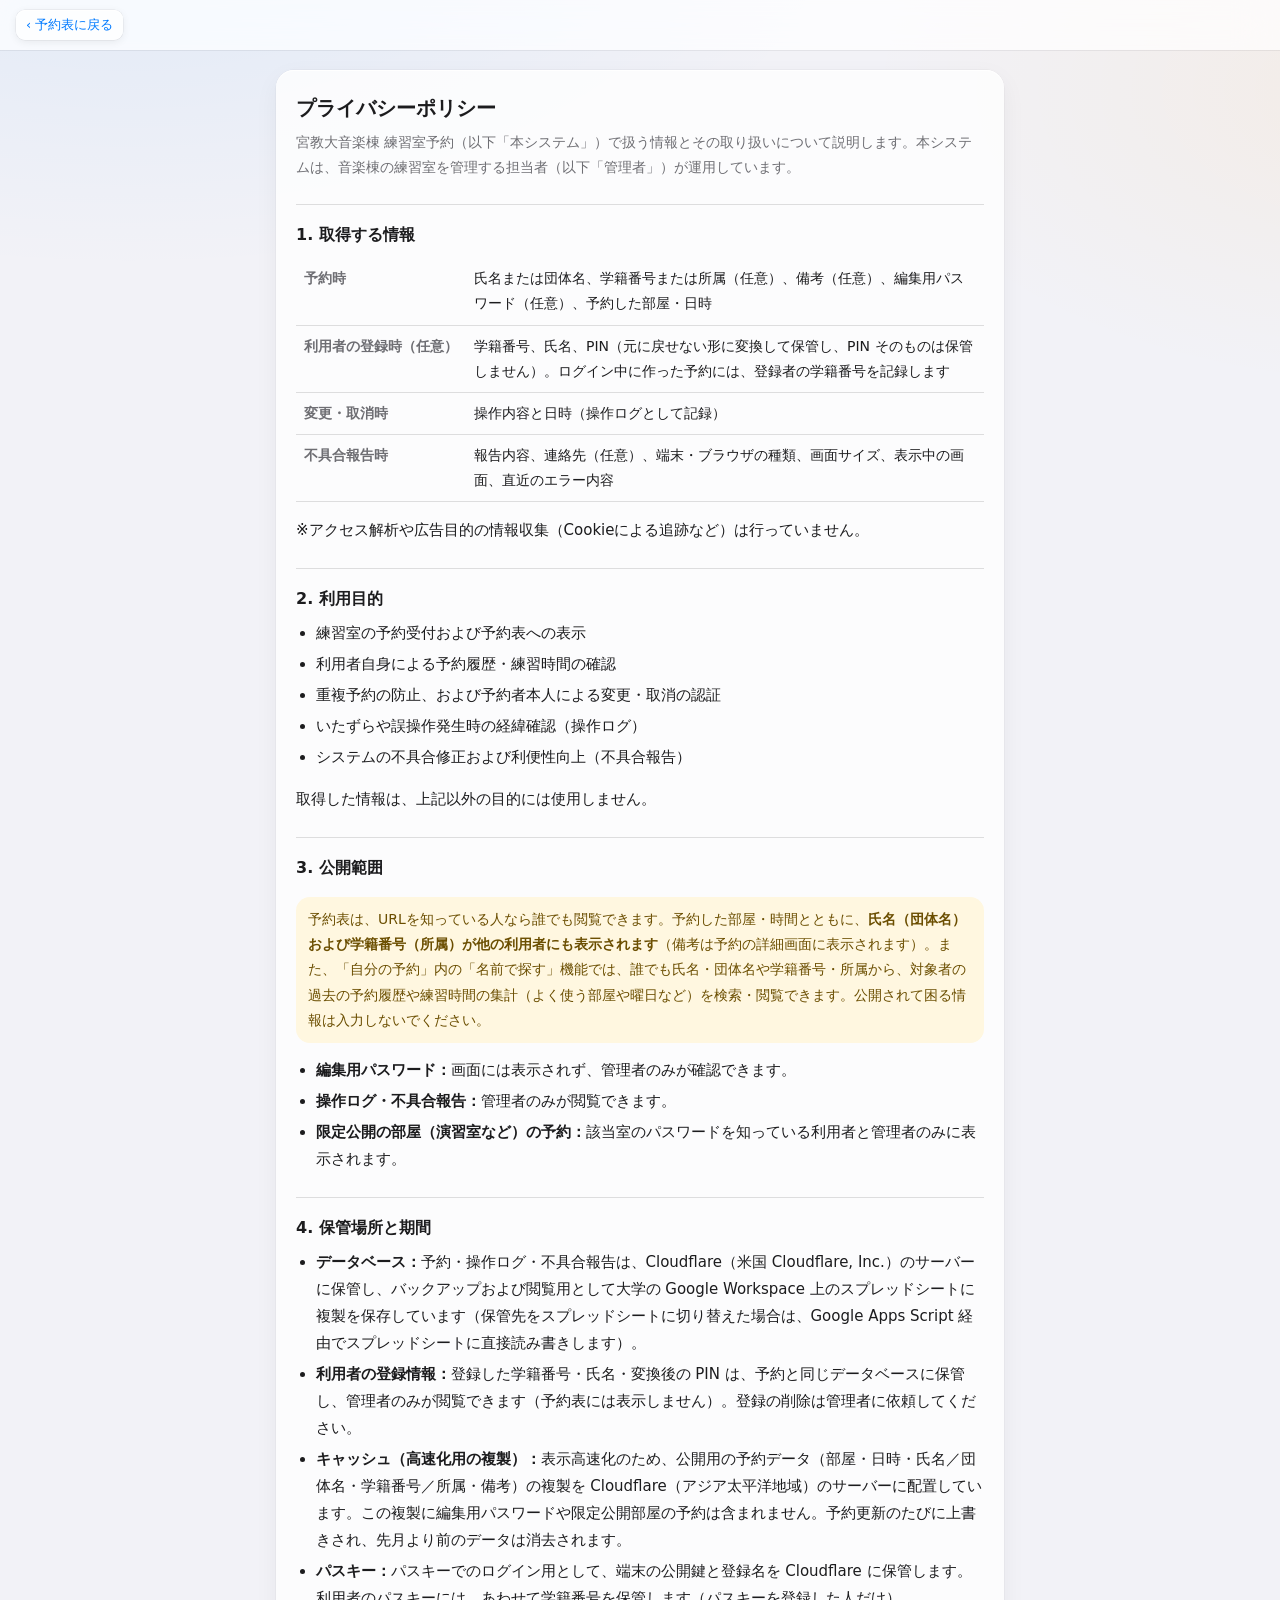
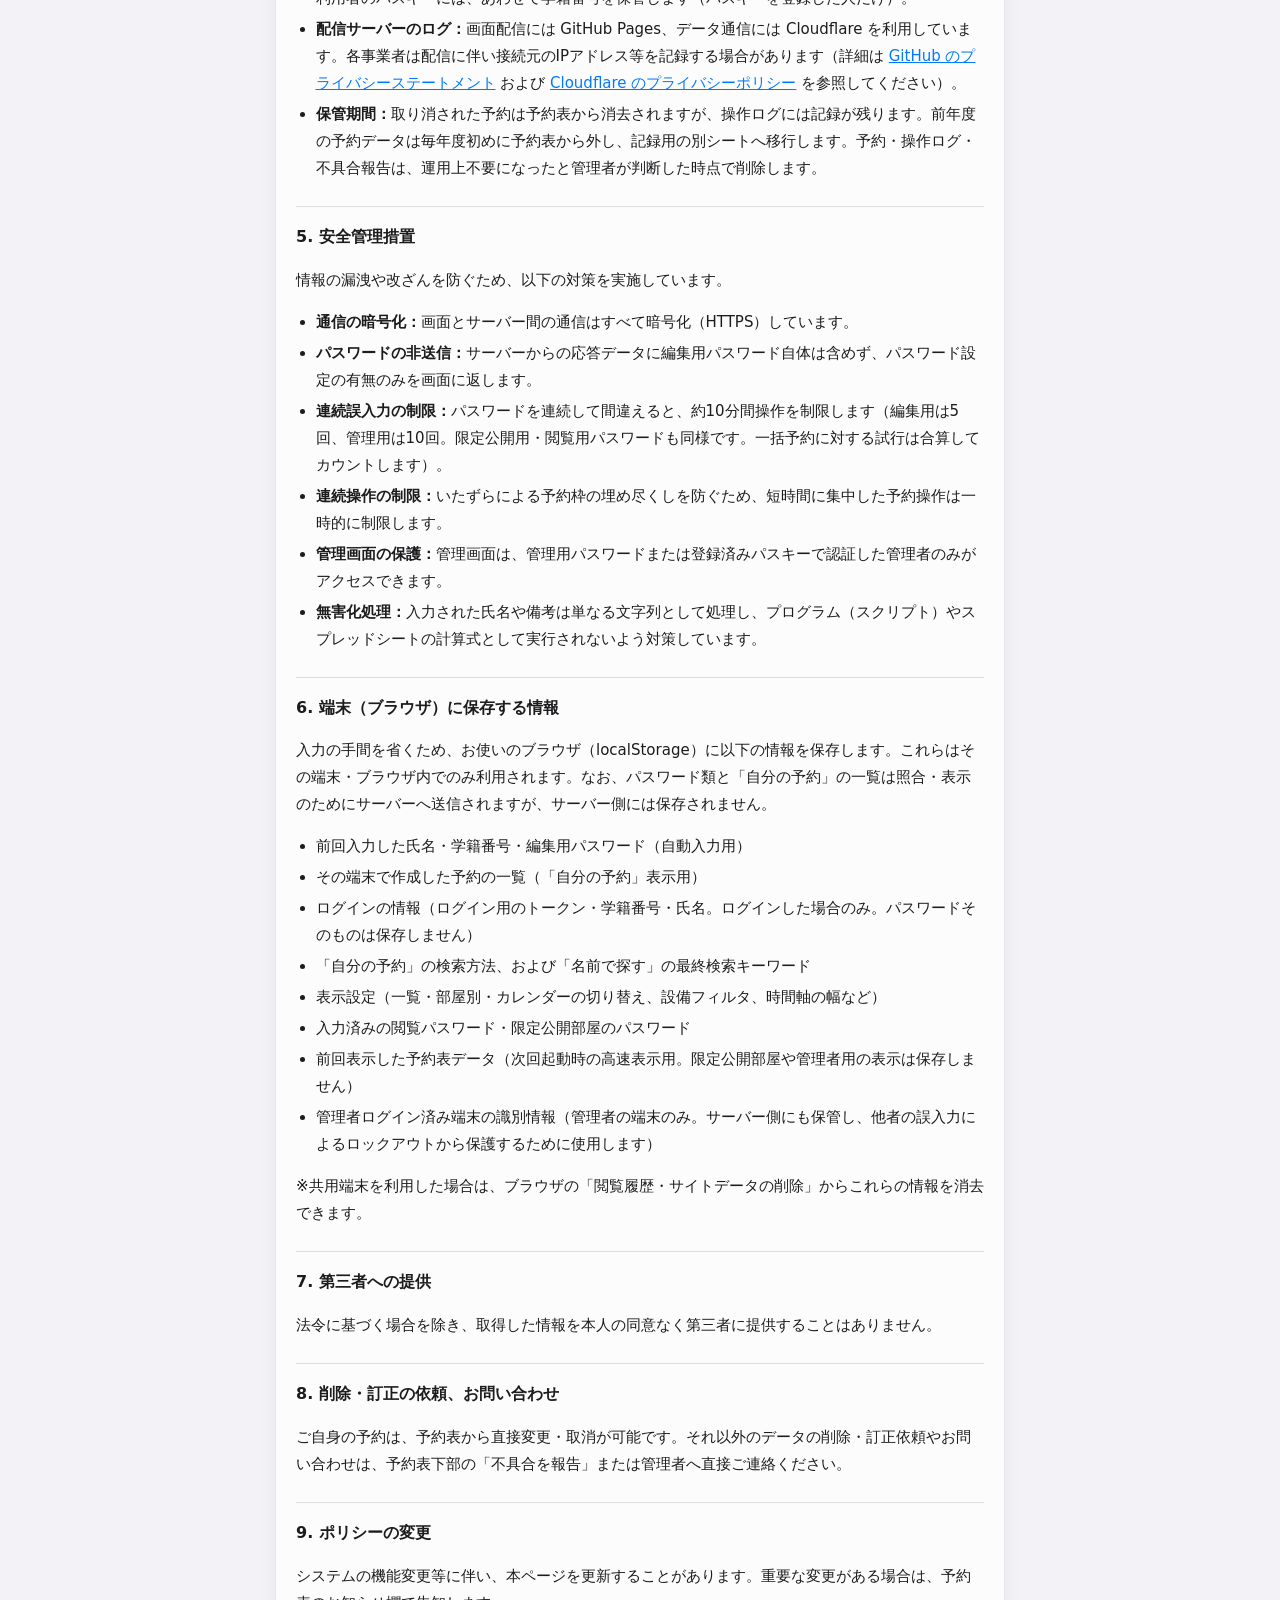
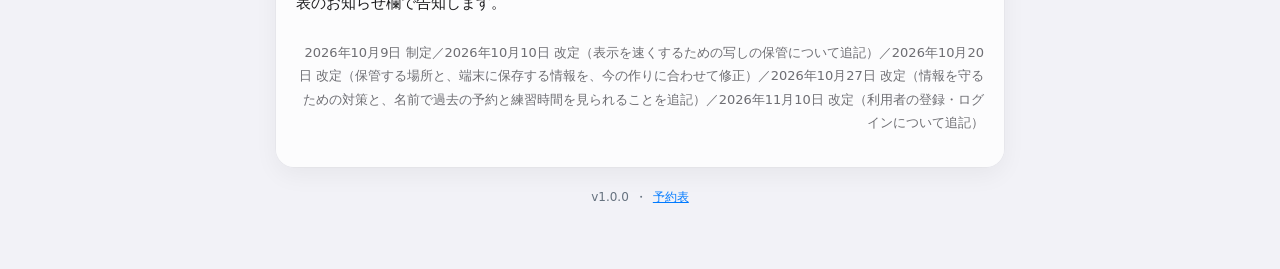
<file: web/privacy.html>
<!DOCTYPE html>
<html lang="ja">
<head>
<meta charset="utf-8">
<meta name="viewport" content="width=device-width, initial-scale=1, viewport-fit=cover">
<script>
  // ダークモード: 端末の設定に合わせる（URL に ?dark で常にダーク、?light で常にライト）
  (function () {
    var mq = window.matchMedia ? matchMedia('(prefers-color-scheme: dark)') : null;
    var apply = function () { document.documentElement.classList.toggle('dark', /[?&]dark\b/.test(location.search) || (!/[?&]light\b/.test(location.search) && !!(mq && mq.matches))); };
    apply();
    if (mq && mq.addEventListener) mq.addEventListener('change', apply);
  })();
</script>
<meta name="robots" content="noindex">
<meta name="description" content="宮教大音楽棟 練習室予約で扱う情報と、その利用目的・保管・公開範囲・情報を守るための対策について。">
<meta property="og:title" content="プライバシーポリシー｜宮教大音楽棟 練習室予約">
<meta property="og:description" content="練習室予約で扱う情報と、その利用目的・保管・公開範囲について。">
<link rel="icon" href="favicon.svg" type="image/svg+xml">
<link rel="icon" href="favicon-32.png" sizes="32x32" type="image/png">
<link rel="apple-touch-icon" href="apple-touch-icon.png">
<title>プライバシーポリシー｜宮教大音楽棟 練習室予約</title>
<style>
  :root { --bg: #f4f6f8; --surface: #fff; --text: #1f2933; --muted: #66727f; --line: #e3e7ec; --accent: #2563eb; }
  * { box-sizing: border-box; }
  body {
    margin: 0; background: var(--bg); color: var(--text); line-height: 1.8; font-size: 15px; -webkit-text-size-adjust: 100%;
    font-family: system-ui, -apple-system, "Hiragino Sans", "Noto Sans JP", "Yu Gothic UI", Meiryo, sans-serif;
  }
  a { color: var(--accent); }
  .topbar {
    position: sticky; top: 0; background: var(--surface); border-bottom: 1px solid var(--line);
    padding: 10px max(16px, env(safe-area-inset-right)) 10px max(16px, env(safe-area-inset-left));
  }
  .back {
    display: inline-flex; align-items: center; height: 30px; padding: 0 10px; border: 1px solid #cfd6de; border-radius: 8px;
    text-decoration: none; font-size: 13px; background: var(--surface);
  }
  main { max-width: 760px; margin: 0 auto; padding: 20px 16px 60px; }
  .card { background: var(--surface); border: 1px solid var(--line); border-radius: 12px; padding: 20px; }
  h1 { font-size: 20px; margin: 0 0 4px; }
  .lead { color: var(--muted); margin: 0 0 16px; font-size: 14px; }
  h2 { font-size: 16px; margin: 24px 0 6px; padding-top: 16px; border-top: 1px solid var(--line); }
  ul { padding-left: 1.3em; margin: 6px 0; }
  li + li { margin-top: 4px; }
  table { border-collapse: collapse; width: 100%; font-size: 14px; margin: 8px 0; }
  th, td { text-align: left; vertical-align: top; padding: 8px; border-bottom: 1px solid var(--line); }
  th { white-space: nowrap; color: var(--muted); font-weight: 600; width: 9em; }
  .note { background: #fff7e0; color: #6b4e00; border-radius: 8px; padding: 10px 12px; font-size: 14px; }
  /* フッタ: 版・不具合を報告・プライバシーポリシー（中央に小さく1行） */
  .site-foot { display: flex; flex-wrap: wrap; justify-content: center; align-items: center; gap: 4px 0; font-size: 12px; color: #66727f; }
  .site-foot > * + *::before { content: "・"; margin: 0 6px; color: #66727f; text-decoration: none; display: inline-block; }
  .site-foot a, .site-foot button { color: var(--accent); font: inherit; border: 0; background: none; padding: 0; cursor: pointer; text-decoration: underline; }
  .site-foot { margin-top: 20px; }
  .date { color: var(--muted); font-size: 13px; margin-top: 24px; text-align: right; }
  @media (max-width: 600px) {
    .card { padding: 16px; }
    th { width: auto; display: block; border-bottom: 0; padding-bottom: 0; }
    td { display: block; padding-top: 2px; }
  }

  /* Liquid Glass 風デザイン */
  :root { --bg: #f2f2f7; --text: #1c1c1e; --muted: #6e6e73; --line: rgba(60, 60, 67, .16); --accent: #007aff; }
  body {
    background: radial-gradient(1200px 600px at 10% -10%, rgba(0, 122, 255, .08), transparent 60%),
                radial-gradient(900px 500px at 110% 10%, rgba(255, 149, 0, .07), transparent 60%), var(--bg);
    background-attachment: fixed;
  }
  .topbar { border-bottom: 0; box-shadow: 0 .5px 0 var(--line); background: rgba(255, 255, 255, .72); -webkit-backdrop-filter: blur(20px) saturate(180%); backdrop-filter: blur(20px) saturate(180%); }
  .back {
    border: 0; border-radius: 9px; color: var(--accent); font-weight: 500; background: rgba(255, 255, 255, .7);
    box-shadow: inset 0 1px 0 #fff, 0 0 0 .5px rgba(0, 0, 0, .08), 0 2px 8px rgba(0, 0, 0, .07);
  }
  .card { border: 0; border-radius: 18px; background: rgba(255, 255, 255, .8); box-shadow: inset 0 1px 0 #fff, 0 0 0 .5px rgba(0, 0, 0, .05), 0 8px 24px rgba(0, 0, 0, .05); }
  .note { border-radius: 14px; }
  /* ダークモード（予約表と同じ色）: 端末がダークモードのとき（または URL に ?dark）、html に .dark を付ける */
  html.dark { color-scheme: dark; --bg: #000; --surface: #1c1c1e; --text: #fff; --muted: #8e8e93; --line: rgba(84, 84, 88, .6); --accent: #409cff; }
  html.dark body { background: var(--bg); }
  html.dark .topbar { background: rgba(0, 0, 0, .82); }
  html.dark .back { background: #262628; box-shadow: inset 0 .5px 0 rgba(255, 255, 255, .14); }
  html.dark .card { background: var(--surface); box-shadow: 0 0 0 .5px rgba(255, 255, 255, .06); }
  html.dark .note { background: rgba(255, 159, 10, .16); color: #ffc66b; }
  html.dark .site-foot, html.dark .site-foot > * + *::before { color: var(--muted); }
</style>
</head>
<body>
  <header class="topbar"><a class="back" href="./">‹ 予約表に戻る</a></header>
  <main>
    <div class="card">
      <h1>プライバシーポリシー</h1>
      <p class="lead">宮教大音楽棟 練習室予約（以下「本システム」）で扱う情報とその取り扱いについて説明します。本システムは、音楽棟の練習室を管理する担当者（以下「管理者」）が運用しています。</p>

      <h2>1. 取得する情報</h2>
      <table>
        <tr><th>予約時</th><td>氏名または団体名、学籍番号または所属（任意）、備考（任意）、編集用パスワード（任意）、予約した部屋・日時</td></tr>
        <tr><th>利用者の登録時（任意）</th><td>学籍番号、氏名、PIN（元に戻せない形に変換して保管し、PIN そのものは保管しません）。ログイン中に作った予約には、登録者の学籍番号を記録します</td></tr>
        <tr><th>変更・取消時</th><td>操作内容と日時（操作ログとして記録）</td></tr>
        <tr><th>不具合報告時</th><td>報告内容、連絡先（任意）、端末・ブラウザの種類、画面サイズ、表示中の画面、直近のエラー内容</td></tr>
      </table>
      <p>※アクセス解析や広告目的の情報収集（Cookieによる追跡など）は行っていません。</p>

      <h2>2. 利用目的</h2>
      <ul>
        <li>練習室の予約受付および予約表への表示</li>
        <li>利用者自身による予約履歴・練習時間の確認</li>
        <li>重複予約の防止、および予約者本人による変更・取消の認証</li>
        <li>いたずらや誤操作発生時の経緯確認（操作ログ）</li>
        <li>システムの不具合修正および利便性向上（不具合報告）</li>
      </ul>
      <p>取得した情報は、上記以外の目的には使用しません。</p>

      <h2>3. 公開範囲</h2>
      <p class="note">予約表は、URLを知っている人なら誰でも閲覧できます。予約した部屋・時間とともに、<b>氏名（団体名）および学籍番号（所属）が他の利用者にも表示されます</b>（備考は予約の詳細画面に表示されます）。また、「自分の予約」内の「名前で探す」機能では、誰でも氏名・団体名や学籍番号・所属から、対象者の過去の予約履歴や練習時間の集計（よく使う部屋や曜日など）を検索・閲覧できます。公開されて困る情報は入力しないでください。</p>
      <ul>
        <li><b>編集用パスワード：</b>画面には表示されず、管理者のみが確認できます。</li>
        <li><b>操作ログ・不具合報告：</b>管理者のみが閲覧できます。</li>
        <li><b>限定公開の部屋（演習室など）の予約：</b>該当室のパスワードを知っている利用者と管理者のみに表示されます。</li>
      </ul>

      <h2>4. 保管場所と期間</h2>
      <ul>
        <li><b>データベース：</b>予約・操作ログ・不具合報告は、Cloudflare（米国 Cloudflare, Inc.）のサーバーに保管し、バックアップおよび閲覧用として大学の Google Workspace 上のスプレッドシートに複製を保存しています（保管先をスプレッドシートに切り替えた場合は、Google Apps Script 経由でスプレッドシートに直接読み書きします）。</li>
        <li><b>利用者の登録情報：</b>登録した学籍番号・氏名・変換後の PIN は、予約と同じデータベースに保管し、管理者のみが閲覧できます（予約表には表示しません）。登録の削除は管理者に依頼してください。</li>
        <li><b>キャッシュ（高速化用の複製）：</b>表示高速化のため、公開用の予約データ（部屋・日時・氏名／団体名・学籍番号／所属・備考）の複製を Cloudflare（アジア太平洋地域）のサーバーに配置しています。この複製に編集用パスワードや限定公開部屋の予約は含まれません。予約更新のたびに上書きされ、先月より前のデータは消去されます。</li>
        <li><b>パスキー：</b>パスキーでのログイン用として、端末の公開鍵と登録名を Cloudflare に保管します。利用者のパスキーには、あわせて学籍番号を保管します（パスキーを登録した人だけ）。</li>
        <li><b>配信サーバーのログ：</b>画面配信には GitHub Pages、データ通信には Cloudflare を利用しています。各事業者は配信に伴い接続元のIPアドレス等を記録する場合があります（詳細は <a href="https://docs.github.com/ja/site-policy/privacy-policies/github-general-privacy-statement" target="_blank" rel="noopener">GitHub のプライバシーステートメント</a> および <a href="https://www.cloudflare.com/ja-jp/privacypolicy/" target="_blank" rel="noopener">Cloudflare のプライバシーポリシー</a> を参照してください）。</li>
        <li><b>保管期間：</b>取り消された予約は予約表から消去されますが、操作ログには記録が残ります。前年度の予約データは毎年度初めに予約表から外し、記録用の別シートへ移行します。予約・操作ログ・不具合報告は、運用上不要になったと管理者が判断した時点で削除します。</li>
      </ul>

      <h2>5. 安全管理措置</h2>
      <p>情報の漏洩や改ざんを防ぐため、以下の対策を実施しています。</p>
      <ul>
        <li><b>通信の暗号化：</b>画面とサーバー間の通信はすべて暗号化（HTTPS）しています。</li>
        <li><b>パスワードの非送信：</b>サーバーからの応答データに編集用パスワード自体は含めず、パスワード設定の有無のみを画面に返します。</li>
        <li><b>連続誤入力の制限：</b>パスワードを連続して間違えると、約10分間操作を制限します（編集用は5回、管理用は10回。限定公開用・閲覧用パスワードも同様です。一括予約に対する試行は合算してカウントします）。</li>
        <li><b>連続操作の制限：</b>いたずらによる予約枠の埋め尽くしを防ぐため、短時間に集中した予約操作は一時的に制限します。</li>
        <li><b>管理画面の保護：</b>管理画面は、管理用パスワードまたは登録済みパスキーで認証した管理者のみがアクセスできます。</li>
        <li><b>無害化処理：</b>入力された氏名や備考は単なる文字列として処理し、プログラム（スクリプト）やスプレッドシートの計算式として実行されないよう対策しています。</li>
      </ul>

      <h2>6. 端末（ブラウザ）に保存する情報</h2>
      <p>入力の手間を省くため、お使いのブラウザ（localStorage）に以下の情報を保存します。これらはその端末・ブラウザ内でのみ利用されます。なお、パスワード類と「自分の予約」の一覧は照合・表示のためにサーバーへ送信されますが、サーバー側には保存されません。</p>
      <ul>
        <li>前回入力した氏名・学籍番号・編集用パスワード（自動入力用）</li>
        <li>その端末で作成した予約の一覧（「自分の予約」表示用）</li>
        <li>ログインの情報（ログイン用のトークン・学籍番号・氏名。ログインした場合のみ。パスワードそのものは保存しません）</li>
        <li>「自分の予約」の検索方法、および「名前で探す」の最終検索キーワード</li>
        <li>表示設定（一覧・部屋別・カレンダーの切り替え、設備フィルタ、時間軸の幅など）</li>
        <li>入力済みの閲覧パスワード・限定公開部屋のパスワード</li>
        <li>前回表示した予約表データ（次回起動時の高速表示用。限定公開部屋や管理者用の表示は保存しません）</li>
        <li>管理者ログイン済み端末の識別情報（管理者の端末のみ。サーバー側にも保管し、他者の誤入力によるロックアウトから保護するために使用します）</li>
      </ul>
      <p>※共用端末を利用した場合は、ブラウザの「閲覧履歴・サイトデータの削除」からこれらの情報を消去できます。</p>

      <h2>7. 第三者への提供</h2>
      <p>法令に基づく場合を除き、取得した情報を本人の同意なく第三者に提供することはありません。</p>

      <h2>8. 削除・訂正の依頼、お問い合わせ</h2>
      <p>ご自身の予約は、予約表から直接変更・取消が可能です。それ以外のデータの削除・訂正依頼やお問い合わせは、予約表下部の「不具合を報告」または管理者へ直接ご連絡ください。</p>

      <h2>9. ポリシーの変更</h2>
      <p>システムの機能変更等に伴い、本ページを更新することがあります。重要な変更がある場合は、予約表のお知らせ欄で告知します。</p>

      <p class="date">2026年10月9日 制定／2026年10月10日 改定（表示を速くするための写しの保管について追記）／2026年10月20日 改定（保管する場所と、端末に保存する情報を、今の作りに合わせて修正）／2026年10月27日 改定（情報を守るための対策と、名前で過去の予約と練習時間を見られることを追記）／2026年11月10日 改定（利用者の登録・ログインについて追記）</p>
    </div>
    <footer class="site-foot"><span data-app-version></span><a href="./">予約表</a></footer>
  </main>
<script src="api.js"></script>
</body>
</html>
</file>
<file: web/shared/tokens.css>
/* 予約表・管理画面の共通: 色と質感の名前（ライト・ダーク）。両方の画面で同じ値のものだけをここに置く。
   画面ごとの名前は index/tokens.css（予約の帯の色など）・admin/page.css の先頭（--pop-bg・--warn-*）。
   ガラス = 半透明の面＋背景のぼかし＋縁の光（上端の明るい線・下端の淡い反射）＋浮いた影。
   見た目を変えない整理をしたら、dev/css-swap.js か dev/fingerprint.js で前後を比べる */
:root {
  color-scheme: light;
  --bg: #f2f2f7;
  --surface: #ffffff;
  --text: #1c1c1e;
  --muted: #6e6e73;
  --line: #e3e7ec;
  --line-strong: #b8c1cb;
  --sep: rgba(60, 60, 67, .16);
  --accent: #007aff;
  --accent-weak: rgba(0, 122, 255, .1);
  --danger: #ff3b30;
  /* ガラスの材質 */
  --glass: rgba(255, 255, 255, .7);
  --glass-strong: rgba(255, 255, 255, .8);
  --glass-blur: blur(16px) saturate(180%);
  --glass-sheen: linear-gradient(180deg, rgba(255, 255, 255, .45), rgba(255, 255, 255, 0) 40%);
  --glass-rim: inset 0 .5px 0 rgba(255, 255, 255, .9), inset 0 0 0 .5px rgba(255, 255, 255, .35);
  --glass-edge: 0 0 0 .5px rgba(0, 0, 0, .1);
  --glass-lift: 0 1px 2px rgba(0, 0, 0, .05), 0 2px 8px rgba(0, 0, 0, .04);
  --fill-field: rgba(118, 118, 128, .1); /* 小窓の入力欄 */
}
html.dark {
  color-scheme: dark;
  /* iOS の設定アプリのダークモードに合わせる: 背景は黒、表やカードは一段明るい #1c1c1e、ボタンは上端にだけ光のある濃い灰色 */
  --bg: #000; --surface: #1c1c1e; --text: #fff; --muted: #8e8e93;
  --line: rgba(255, 255, 255, .07); --line-strong: rgba(84, 84, 88, .65); --sep: rgba(84, 84, 88, .6);
  --accent: #0a84ff; --accent-weak: rgba(10, 132, 255, .18); --danger: #ff453a;
  --glass: #262628; --glass-strong: #303033; --glass-sheen: none;
  --glass-rim: inset 0 .5px 0 rgba(255, 255, 255, .14); /* 上端だけのかすかな光（iOS の戻るボタンと同じ） */
  --glass-edge: 0 0 0 .5px rgba(255, 255, 255, .05); --glass-lift: 0 0 0 0 transparent;
  --fill-field: rgba(118, 118, 128, .24);
}
</file>
<file: web/shared/common.css>
/* 予約表・管理画面の共通: 両方の画面で完全に同じ指定だけを置く（各画面の CSS より先に読み込む）。
   画面ごとに違う所は index/*.css・admin/*.css。ここを変えると両方の画面が変わる */

/* 土台 */
* { box-sizing: border-box; }
[hidden] { display: none !important; }
html { overflow-x: auto; }

/* フッタ: 版・不具合を報告・プライバシーポリシー（中央に小さく1行） */
.site-foot { display: flex; flex-wrap: wrap; justify-content: center; align-items: center; gap: 4px 0; font-size: 12px; color: var(--muted); }
.site-foot > * + *::before { content: "・"; margin: 0 6px; color: var(--muted); text-decoration: none; display: inline-block; }
.site-foot a, .site-foot button { color: var(--accent); font: inherit; border: 0; background: none; padding: 0; cursor: pointer; text-decoration: underline; }

/* 入力欄 */
.field { display: flex; flex-direction: column; gap: 4px; font-size: 12px; color: var(--muted); min-width: 0; }
.pw-row input { flex: 1; min-width: 0; }

/* ボタン（大きさは各画面の button.css、形と色は shared/button.css） */
.btn:disabled { opacity: .55; cursor: default; }
/* 押した瞬間に少しふくらむ（液体が押し返すような動き） */
.btn:active { transform: scale(1.03); }

/* 通知（下に出る小さな帯）を出したとき */
.toast.show { opacity: 1; transform: translate(-50%, 0); }

/* ホーム画面から開いたとき（iOS 26 以降）: 画面の上の端にシステムのぼかしがかかり、上部のタイトルやボタンがにじむ。
   上の端に幅いっぱいの一色の板（position: fixed）があると、iOS はぼかしの代わりにその色で塗るので、
   上部の上の端と同じ色の板を置く。時計の欄が重なるときはその高さ、重ならないときは 1px（出欠システムの対策と同じ。issue #43）。
   この板だけでは消えなかったので、上部そのものも上に貼りつけて一色で塗る（index/topbar.css・admin/topbar.css）。
   iOS が板を見つけられるよう、指で押したときの判定から外す指定（pointer-events: none）は付けない（1px なので押す邪魔にはならない） */
@media (display-mode: standalone) {
  body::before {
    content: ""; position: fixed; top: 0; left: 0; right: 0; height: max(1px, env(safe-area-inset-top));
    background: #fff; z-index: 100;
  }
}

/* ダークモード */
html.dark body { background: var(--bg); }
@media (display-mode: standalone) {
  html.dark body::before { background: #000; }
}
</file>
<file: web/index/tokens.css>
/* 予約表: 予約表だけの色と大きさの名前（ライト・ダーク）。両画面に共通の名前（--accent・--glass など）は shared/tokens.css。
   屈折（像のゆがみ）は Chrome・Edge だけで足す（index/glass.js の「光の屈折」、html.refract）。Safari（iPhone）はぼかしのみ */
:root {
  /* 予約の帯の色。他人の予約は落ち着いた灰色にして、空いている所と自分の予約（青）が目に入るようにする */
  --res: rgba(120, 130, 150, .14);
  /* 半透明にして、下の罫線や縞模様が透けて見えるようにする */
  --res-border: #8e98aa;
  --res-text: #3a4250;
  --mine: rgba(0, 122, 255, .15);
  --mine-text: #003f9e;
  --mine-border: #007aff;
  --closed: #e4e7eb;
  --closed-text: #55606c;
  --past: rgba(120, 130, 145, .13);
  --label-w: 150px;
  --hour-w: 96px;
  --row-h: 40px;
  --hours: 15;
  --sat: #007aff;
  --sun: #e5352b;
  --hdr-h: 0px;
  /* 上部（ガラスの帯）の高さ。予約表はこの下に潜り込む（JS で実測して入れる） */
}
html.dark {
  --sat: #409cff; --sun: #ff6961;
  --res: rgba(142, 152, 170, .22); --res-border: #c7ccd6; --res-text: #f5f6f8;
  --mine: rgba(10, 132, 255, .45); --mine-text: #d8e9ff; --mine-border: #0a84ff;
  --closed: #2c2c2e; --closed-text: #a1a1a6; --past: rgba(0, 0, 0, .5);
}
</file>
<file: web/index/page.css>
/* 予約表: 画面全体の土台（初期化・文字・小窓を開いたときに画面の本体を暗くする・必須の印など）と、画面の下に短く出る知らせ */
html, body { margin: 0; height: 100%; }
body {
  display: flex; flex-direction: column;
  height: 100vh; height: 100dvh;
  background: var(--bg); color: var(--text);
  font-family: system-ui, -apple-system, "Hiragino Sans", "Noto Sans JP", "Yu Gothic UI", Meiryo, sans-serif;
  font-size: 14px; -webkit-text-size-adjust: 100%;
  min-width: 360px; /* これより狭い画面では縮めずに画面全体を横スクロール */
}
button, input, select, textarea { font: inherit; color: inherit; }
/* 画面の本体（帯・上部・表・＋ボタン）。小窓を開くと少し暗くなり、閉じると戻る。
   暗くするのは幕（::backdrop）ではなくこちらで行う。幕は閉じた瞬間に消えるので、暗さがぱっと戻って見えたため。
   （以前は iPhone のシートのように少し縮めて奥へ下げていたが、ライトでは Safari の明るいバーとのすき間の境目が直せず、2026-10-11 にやめた） */
.page { flex: 1; min-height: 0; display: flex; flex-direction: column; transition: filter .3s ease; }
html.dlg-open .page { filter: brightness(.78); }
html.dark.dlg-open .page { filter: brightness(.82); }
.sat { color: var(--sat); }
.sun { color: var(--sun); }
.sm { display: none; }
@media (max-width: 600px) {
  .wide-only { display: none; }
}
.hint { margin: 0; font-size: 12px; color: var(--muted); }
.error { margin: 0; font-size: 13px; color: var(--danger); font-weight: 600; }
.error:empty { display: none; }
.check { display: flex; align-items: center; gap: 8px; font-size: 14px; cursor: pointer; }
.check input { width: 20px; height: 20px; margin: 0; accent-color: var(--accent); flex: none; }
/* 入力が必須の欄: 見出しの右に赤い「*」（Google フォームの必須の質問と同じ印） */
.req { color: #d93025; margin-left: 3px; font-weight: 600; }
html.dark .req { color: #ff6961; }

/* ---------- 画面の下に短く出る知らせ ---------- */
.toast {
  position: fixed;
  left: 50%;
  bottom: calc(20px + env(safe-area-inset-bottom));
  transform: translate(-50%, 20px);
  color: #fff;
  padding: 10px 16px;
  font-size: 14px;
  opacity: 0;
  pointer-events: none;
  transition: opacity .2s, transform .2s;
  max-width: calc(100vw - 32px);
  z-index: 200;
  border-radius: 999px;
  background: rgba(40, 40, 44, .78);
  -webkit-backdrop-filter: blur(20px) saturate(180%);
  backdrop-filter: blur(20px) saturate(180%);
  box-shadow: inset 0 1px 0 rgba(255, 255, 255, .18), 0 8px 24px rgba(0, 0, 0, .2);
}
.toast.error { background: rgba(255, 59, 48, .9); }
/* ボタン付き（取消の「元に戻す」）: ボタンだけ押せるようにする */
.toast.has-act { display: flex; align-items: center; gap: 6px; padding: 4px 4px 4px 16px; white-space: nowrap; }
.toast.show.has-act { pointer-events: auto; }
.toast-act {
  font: inherit; font-weight: 600; color: #64d2ff; background: none; border: 0; border-radius: 999px;
  padding: 6px 12px; cursor: pointer;
}
@media (hover: hover) { .toast-act:hover { background: rgba(255, 255, 255, .12); } }
.toast-act:focus-visible { outline: 2px solid #64d2ff; outline-offset: -2px; }
/* スマホで右下の「＋」（index/fab.css。下 22px・高さ 58px）が出ている間は、重ならないよう「＋」の上に出す（真ん中のまま） */
@media (max-width: 600px) {
  body:has(.fab:not([hidden])) .toast { bottom: calc(92px + env(safe-area-inset-bottom)); }
}
</file>
<file: web/index/button.css>
/* 予約表: ボタンの大きさと動き（形・色・照りは shared/button.css で両画面そろえる） */
.btn {
  height: 34px;
  padding: 0 12px;
  cursor: pointer;
  white-space: nowrap;
  border: 0;
  -webkit-backdrop-filter: var(--glass-blur);
  backdrop-filter: var(--glass-blur);
  transition: transform .18s cubic-bezier(.3, 1.5, .5, 1), box-shadow .18s, background-color .18s;
  font-weight: 500;
}
</file>
<file: web/index/field.css>
/* 予約表: 入力欄・選択欄・日付欄・パスワード欄 */
input[type="date"], select {
  height: 34px; padding: 0 8px; border: 1px solid var(--line-strong); border-radius: 8px; background: var(--surface);
  font-size: 16px; /* 16px未満だとiOS Safariでフォーカス時に画面が拡大される */
}
.date-field { position: relative; display: inline-flex; }
/* 予約画面の日付欄（ほかの入力欄と同じ高さ・幅） */
.b-date { display: flex; width: 100%; }
.b-date .date-display { width: 100%; height: 40px; color: var(--text); }
.date-display {
  display: inline-flex;
  align-items: center;
  gap: 8px;
  height: 34px;
  padding: 0 10px;
  font-size: 16px;
  white-space: nowrap;
  font-variant-numeric: tabular-nums;
  border: 0;
  border-radius: 11px;
  /* 全部を丸いカプセルにすると安っぽく見えるので、角丸の四角に */
  background-color: var(--glass);
  background-image: var(--glass-sheen);
  -webkit-backdrop-filter: var(--glass-blur);
  backdrop-filter: var(--glass-blur);
  box-shadow: var(--glass-rim), var(--glass-edge), var(--glass-lift);
  transition: transform .18s cubic-bezier(.3, 1.5, .5, 1), box-shadow .18s, background-color .18s;
}
.date-display svg { flex: none; margin-left: auto; opacity: .55; }
.date-field input[type="date"] {
  position: absolute; top: 0; left: 0; width: 100%; height: 100%; margin: 0; padding: 0;
  border: 0; opacity: 0; cursor: pointer; font-size: 16px;
}
/* Chrome/Edge: 欄のどこを押してもカレンダーが開くよう、カレンダーボタンを欄全体に広げる */
.date-field input[type="date"]::-webkit-calendar-picker-indicator {
  position: absolute; top: 0; left: 0; right: 0; bottom: 0; width: auto; height: auto; opacity: 0; cursor: pointer;
}
.date-field:focus-within .date-display {
  outline-offset: 1px;
  outline: 0;
  box-shadow: var(--glass-rim), 0 0 0 2px var(--accent);
}
.field input, .field select { height: 40px; padding: 0 10px; font-size: 16px; color: var(--text); width: 100%; }
/* iPhone Safari の日付欄は既定の見た目だと固有の幅を持ち、指定した幅を無視してはみ出すため、見た目を解除する */
.field input[type="date"] {
  -webkit-appearance: none; appearance: none; display: block; min-width: 0; max-width: 100%;
  text-align: left; line-height: 38px;
}
.field input[type="date"]::-webkit-date-and-time-value { text-align: left; margin: 0; }
.field textarea {
  min-height: 110px; padding: 8px 10px;
  font-size: 16px; color: var(--text); width: 100%; resize: vertical;
}
select:focus { outline: 2px solid var(--accent); outline-offset: 1px; }
/* 編集用パスワードは password 型にせず伏字表示にする（ブラウザのパスワード提案・保存の対象にしないため） */
.pin-input { -webkit-text-security: disc; text-security: disc; letter-spacing: .1em; }
.pin-input::placeholder { letter-spacing: normal; }
.pin-input.revealed { -webkit-text-security: none; text-security: none; }
/* パスワード欄と「表示」ボタン */
.pw-row { display: flex; gap: 6px; align-items: stretch; }
.pw-reveal {
  flex: none;
  height: auto;
  padding: 0 10px;
  font-size: 13px;
  border-radius: 11px;
}
.field input, .field select, .field textarea, .b-date .date-display {
  border: 0; border-radius: 11px; background-color: var(--fill-field); box-shadow: none;
  -webkit-backdrop-filter: none; backdrop-filter: none; background-image: none;
}
/* 選択欄の矢印: 端末ごとの標準の矢印は位置がまちまちなので使わず、右から 12px の位置に同じ矢印を描く */
.field select {
  -webkit-appearance: none; appearance: none;
  background-image: url("data:image/svg+xml,%3Csvg xmlns='http://www.w3.org/2000/svg' width='10' height='6' viewBox='0 0 10 6'%3E%3Cpath d='M1 1l4 4 4-4' fill='none' stroke='%236e6e73' stroke-width='1.5'/%3E%3C/svg%3E"); background-repeat: no-repeat; background-position: right 12px center;
}
.field select { padding-right: 32px; }
html.dark .field select { background-image: url("data:image/svg+xml,%3Csvg xmlns='http://www.w3.org/2000/svg' width='10' height='6' viewBox='0 0 10 6'%3E%3Cpath d='M1 1l4 4 4-4' fill='none' stroke='%2398989f' stroke-width='1.5'/%3E%3C/svg%3E"); }
.field input:focus, .field select:focus, .field textarea:focus { outline: 0; background-color: rgba(255, 255, 255, .95); box-shadow: 0 0 0 2px var(--accent); }
.date-field.disabled { opacity: .5; pointer-events: none; }
.field select:disabled { opacity: .5; }
html.dark .field input:focus, html.dark .field select:focus, html.dark .field textarea:focus { background-color: rgba(118, 118, 128, .32); }
</file>
<file: web/index/topbar.css>
/* 予約表: 上部（試験運用中の帯・タイトル・管理と更新・お知らせ・表示の切り替え・日付の移動・設備の絞り込み・凡例） */
/* 上部はガラスの帯。予約表がこの下を通り抜ける。ぼかしは端で弱まり、上端では後ろの文字がそのまま透けてチラつくので、
   上の方（試験運用中の帯との境目）は透かさない */
.topbar {
  flex: none;
  padding: 8px max(12px, env(safe-area-inset-right)) 8px max(12px, env(safe-area-inset-left));
  display: flex; flex-direction: column; gap: 8px;
  position: relative; z-index: 20; margin-bottom: calc(-1 * var(--hdr-h));
  background: linear-gradient(180deg, #fff 0, #fff 40%, rgba(255, 255, 255, .86) 70%, rgba(255, 255, 255, .66));
  -webkit-backdrop-filter: blur(20px) saturate(180%); backdrop-filter: blur(20px) saturate(180%);
  border-bottom: 0; box-shadow: 0 .5px 0 var(--sep), 0 6px 16px -10px rgba(0, 0, 0, .18);
  --text-inset: 15px;
}
.row { display: flex; align-items: center; gap: 8px; flex-wrap: wrap; }
.brand { display: flex; align-items: center; gap: 8px; min-width: 0; }
h1 { font-size: 16px; margin: 0; white-space: nowrap; overflow: hidden; text-overflow: ellipsis; }
.tools { display: flex; gap: 6px; align-items: center; margin-left: auto; }
.admin-link .badge {
  position: absolute; top: -7px; right: -8px; min-width: 16px; height: 16px; padding: 0 4px; border-radius: 8px;
  background: var(--danger); color: #fff; font-size: 10px; font-weight: 700; line-height: 16px; text-align: center;
  box-shadow: 0 0 0 1.5px var(--surface);
}
/* 更新: 読み込み中は、↻ の代わりに iOS と同じ「くるくる」（8本の線が濃い順に並び、1本ずつ送るように回る）を出す。
   回すのは大きさ 16px（偶数）の図形を中心で回すので、軸がぶれない */
.status .ic-spinner { display: none; }
body.loading .status .ic-refresh { display: none; }
body.loading .status .ic-spinner { display: block; transform-origin: 50% 50%; animation: ios-spin .8s steps(8) infinite; }
@keyframes ios-spin { to { transform: rotate(360deg); } }
/* オフラインの間は、↻ の代わりに「電波なし」の絵（index/live.js の body.offline） */
.status .ic-offline, body.offline .status .ic-refresh, body.offline .status .ic-spinner { display: none; }
body.offline .status .ic-offline { display: block; }
@media (prefers-reduced-motion: reduce) {
  body.loading .status .ic-spinner { animation-duration: 1.6s; }
}
/* お知らせ: 通常は青い帯、「重要」は赤い注意帯（管理画面の「お知らせの種類」で切り替え） */
.notice {
  margin: 0; display: flex; align-items: center; gap: 8px; padding: 7px 10px; font-size: 13px; font-weight: 600; line-height: 1.5;
  border: 0; border-radius: 12px; color: #0a3d91;
  background: rgba(0, 122, 255, .1); box-shadow: inset 0 1px 0 rgba(255, 255, 255, .7), inset 0 0 0 .5px rgba(0, 122, 255, .15);
}
.notice svg { flex: none; margin-top: 0; }
.notice .ic-alert, .notice.important .ic-info { display: none; }
/* お知らせは1行に収め、はみ出す分は「…」。押すと全文の小窓（index/notice.js） */
#noticeText { flex: 1; min-width: 0; white-space: nowrap; overflow: hidden; text-overflow: ellipsis; }
.notice.overflow { cursor: pointer; }
.notice-full { margin: 0; font-size: 15px; line-height: 1.7; white-space: pre-wrap; overflow-wrap: anywhere; }
.notice.important .ic-alert { display: inline; }
.notice.important { background: rgba(255, 59, 48, .11); color: #a3150c; box-shadow: inset 0 1px 0 rgba(255, 255, 255, .7), inset 0 0 0 .5px rgba(255, 59, 48, .18); }
/* お知らせの行。お知らせが短いときの右側の余白に「不具合を報告」を置く */
/* PC では1段目のタイトルとボタンの間に置く。お知らせは左、「不具合を報告」は右のボタンの手前 */
.notice-row { order: 1; display: flex; align-items: center; gap: 6px 12px; flex: 1; min-width: 0; }
.notice-row .notice { flex: 1; min-width: 0; }
/* 試験運用中の帯 */
.beta-band {
  flex: none; display: flex; align-items: center; justify-content: space-between; gap: 8px;
  padding: 4px max(12px, env(safe-area-inset-right)) 4px max(12px, env(safe-area-inset-left)); color: #6b4e00; font-size: 12px;
  position: relative; z-index: 21;
  background: rgba(255, 214, 10, .16); border-bottom: .5px solid rgba(160, 120, 0, .2);
}
.beta-label { display: inline-flex; align-items: center; gap: 5px; min-width: 0; white-space: nowrap; overflow: hidden; text-overflow: ellipsis; }
.beta-label svg, .beta-report svg { flex: none; }
.beta-label .narrow-text { display: none; }
.beta-report {
  flex: none; display: inline-flex; align-items: center; gap: 4px; font: inherit; font-size: 12px; color: #6b4e00; padding: 2px 8px; cursor: pointer; white-space: nowrap;
  border: 0; border-radius: 999px; background: rgba(255, 255, 255, .75); box-shadow: var(--glass-rim), 0 0 0 .5px rgba(160, 120, 0, .22);
}
@media (hover: hover) {
  .beta-report:hover { background: #fffbef; }
}
.seg { display: inline-flex; position: relative; height: 34px; gap: 0; }
.range-label { font-size: 15px; font-weight: 700; white-space: nowrap; }
.selects { display: inline-flex; gap: 6px; align-items: center; }
/* 設備・部屋の選択欄は標準の矢印だと右端に寄りすぎるので、日付欄のアイコンと同じ位置に矢印を描く
   （背景はこのあとの「ガラスの帯」の指定で描く） */
.selects select {
  font-size: 14px; /* ほかのボタンと同じ大きさにそろえる */
  -webkit-appearance: none; appearance: none; padding: 0 30px 0 10px;
  border: 0;
  background-image: url("data:image/svg+xml,%3Csvg xmlns='http://www.w3.org/2000/svg' width='10' height='6' viewBox='0 0 10 6'%3E%3Cpath d='M1 1l4 4 4-4' fill='none' stroke='%236e6e73' stroke-width='1.5'/%3E%3C/svg%3E"), var(--glass-sheen);
  background-repeat: no-repeat, no-repeat; background-size: auto, 100% 100%;
  transition: transform .18s cubic-bezier(.3, 1.5, .5, 1), box-shadow .18s, background-color .18s;
}
/* 一覧・部屋別の日付（期間）は日付欄と表を見ればわかるので出さない。カレンダーの「○年○月」だけ出す */
.range-label.redundant { display: none; }
/* 日付欄: 曜日付きの表示の上に、透明にした標準の日付入力を重ねる（押すと標準のカレンダーが開く） */
.datenav { display: inline-flex; align-items: center; gap: 6px; }
.btn.arrow {
  display: inline-flex;
  align-items: center;
  justify-content: center;
}
/* 前日・日付・翌日を1枚のガラスの面にまとめ、間を細い線で区切る
   （角丸・面の色・ぼかし・影は、あとの「Safari のツールバー」の指定で決める） */
.date-step {
  display: inline-flex; align-items: center; gap: 0;
  background-image: var(--glass-sheen);
}
.date-step .btn.arrow, .date-step .date-display { border-radius: 0; }
.date-step .btn.arrow:active { transform: none; background-color: var(--fill-field); }
.date-step .btn.arrow:focus-visible { box-shadow: inset 0 0 0 2px var(--accent); }
.date-step .date-field:focus-within .date-display { box-shadow: inset 0 0 0 2px var(--accent); }
.date-step .date-field::before, .date-step .date-field::after {
  content: ''; position: absolute; top: 8px; bottom: 8px; width: .5px; background: var(--sep); pointer-events: none;
}
.date-step .date-field::before { left: 0; }
.date-step .date-field::after { right: 0; }
@media (hover: hover) {
  .date-step .btn.arrow:hover { background-color: var(--fill-field); }
}
.legend { display: inline-flex; align-items: center; gap: 4px 10px; flex-wrap: wrap; font-size: 12px; color: var(--muted); margin-left: auto; }
.legend span { display: inline-flex; align-items: center; gap: 4px; }
/* iPad（12.9インチの縦など）: 「空室」の右に凡例まで1行に収まるよう、設備の選択欄と凡例を少し詰める */
@media (min-width: 601px) and (max-width: 1199px) {
  #equipFilter { max-width: 130px; text-overflow: ellipsis; }
  .legend { gap: 4px 6px; font-size: 11px; }
  .legend span { gap: 3px; }
}
.sw { width: 14px; height: 14px; border-radius: 3px; border: 1px solid var(--line-strong); display: inline-block; }
.sw.res { background: var(--res); border: 0; border-left: 3px solid var(--res-border); }
.sw.mine { background: var(--mine); border: 0; border-left: 3px solid var(--mine-border); }
.sw.closed { background: var(--closed); }
.admin-mode {
  font-size: 11px; font-weight: 700; padding: 2px 6px; cursor: pointer; white-space: nowrap;
  border: 0; border-radius: 7px; background: rgba(255, 59, 48, .12); color: #c4261d;
}
#todayBtn { color: var(--text); }
#todayBtn.on-today { color: var(--accent); font-weight: 600; }
.free-btn[aria-pressed="true"] { color: #157a35; font-weight: 600; }
.limited-mode { background: rgba(175, 82, 222, .14); color: #7d3aa8; }
/* ---------- 表示の切り替え: ガラスの溝の中を、白いガラスのつまみが滑る ---------- */
.seg::before {
  content: ""; position: absolute; left: var(--thumb-x, 2px); width: var(--thumb-w, 0);
  background: rgba(255, 255, 255, .92); background-image: var(--glass-sheen);
  box-shadow: var(--glass-rim), 0 0 0 .5px rgba(0, 0, 0, .06), 0 2px 6px rgba(0, 0, 0, .1);
  transition: left .38s cubic-bezier(.3, 1.35, .45, 1), width .38s cubic-bezier(.3, 1.35, .45, 1);
}
.seg.no-anim::before { transition: none; }
.seg .btn, .seg .btn:first-child, .seg .btn:last-child {
  position: relative; z-index: 1; margin: 0; font-weight: 500;
}
.seg .btn[aria-pressed="true"] { color: var(--text); font-weight: 600; }
.seg .btn:active { transform: none; }
/* 管理（歯車）と更新（↻）の中のアイコンと文字（ボタンの形は下の「1つのカプセルに」） */
.admin-link svg, .status svg { flex: none; }
.status #statusText { color: var(--muted); }
/* お知らせ: 管理者モードでは押すと変更の小窓を出す（index/notice.js） */
.notice.editable { cursor: pointer; }
@media (hover: hover) {
  .notice.editable:hover { filter: brightness(.97); }
}
/* 屈折に対応した環境（Chrome など）では、曲がった像が見えるようにガラスを少し薄くする */
.refract .topbar { background: linear-gradient(180deg, #fff 0, #fff 40%, rgba(255, 255, 255, .72) 70%, rgba(255, 255, 255, .38)); }
html.dark .topbar, html.dark .refract .topbar { background: linear-gradient(180deg, #000 0, #000 40%, rgba(0, 0, 0, .86) 70%, rgba(0, 0, 0, .72)); }
/* 小窓を開いている間と、閉じて後ろの画面が元の大きさに戻りきるまで、上部を不透明にする（index/dialog.js の syncDepth） */
html.hdr-solid .topbar, html.hdr-solid .refract .topbar { background: #fff; }
html.dark.hdr-solid .topbar, html.dark.hdr-solid .refract .topbar { background: #000; }
/* ホーム画面から開いたとき（iOS 26 以降）: 上部を上に貼りつけ、透かしとぼかしをやめて一色で塗る */
@media (display-mode: standalone) {
  .topbar { position: sticky; top: 0; -webkit-backdrop-filter: none; backdrop-filter: none; }
  html .topbar, html.refract .topbar { background: #fff; }
  html.dark .topbar, html.dark.refract .topbar { background: #000; }
}
html.dark .seg .btn[aria-pressed="true"] { color: #fff; }
html.dark .notice { background: rgba(10, 132, 255, .18); color: #a8d1ff; box-shadow: none; }
html.dark .notice.important { background: rgba(255, 69, 58, .2); color: #ffb3ad; }
html.dark .beta-band { background: #1f1c10; color: #e8c766; border-bottom-color: rgba(255, 214, 10, .2); }
html.dark .beta-report { background: rgba(255, 255, 255, .08); color: #e8c766; }
html.dark .seg { background-color: #1c1c1e; box-shadow: none; }
html.dark .seg::before { box-shadow: 0 0 0 .5px rgba(0, 0, 0, .5), 0 2px 6px rgba(0, 0, 0, .35); }
html.dark #todayBtn.on-today { color: #409cff; }
html.dark .topbar .free-btn[aria-pressed="true"] { color: #7ee29a; }
html.dark .admin-mode { background: rgba(255, 69, 58, .2); color: #ff9d97; }
html.dark .limited-mode { background: rgba(191, 90, 242, .22); color: #dcaef7; }
/* ---------- 上部の整理（年は出さない・スマホは2段＋日付の段） ---------- */
.datenav .yr { display: none; }
.topbar .row:first-child .brand, .topbar .row:first-child .tools { display: contents; }
.brand h1 { order: 0; padding-left: var(--text-inset); }
.brand .admin-mode { order: 0; }
#refreshBtn { order: 2; margin-left: 0; }
#searchBtn { order: 3; }
#myBtn { order: 4; }
#adminLink { order: 5; }
#newBtn { order: 6; }
.admin-link .lg { display: none; }
/* ---------- 更新・検索・自分の予約・管理を1つのカプセルに（iPhone のカレンダーの右上と同じ形） ---------- */
.hdr-pill {
  order: 2; margin-left: auto; flex: none;
  display: inline-flex; align-items: center; height: 34px; padding: 0 3px;
  background-image: var(--glass-sheen);
}
.topbar .hdr-pill > .btn, .topbar .hdr-pill > .admin-link, .topbar .hdr-pill > .status {
  width: 38px; min-width: 38px; height: 34px; padding: 0; border-radius: 999px; color: var(--text);
  box-shadow: none; background: none; -webkit-backdrop-filter: none; backdrop-filter: none;
}
.topbar .hdr-pill > .status { width: auto; padding: 0 10px; cursor: pointer; }
.topbar .hdr-pill > .admin-link, .topbar .hdr-pill > .status {
  display: inline-flex; align-items: center; justify-content: center; gap: 5px; flex: none;
  border: 0; font-size: 12px; line-height: 1; white-space: nowrap;
}
.topbar .hdr-pill > .admin-link {
  text-decoration: none;
  position: relative; /* 管理者モードで、未対応の不具合報告があるときの件数の基準 */
  transition: transform .18s cubic-bezier(.3, 1.5, .5, 1), box-shadow .18s, background-color .18s;
}
.hdr-pill svg { width: 18px; height: 18px; }
.hdr-pill #searchBtn svg { width: 17px; height: 17px; }
.hdr-pill .admin-link .badge { top: 1px; right: 1px; }
@media (hover: hover) {
  .topbar .hdr-pill > .btn:hover, .topbar .hdr-pill > .admin-link:hover, .topbar .hdr-pill > .status:hover { background: var(--glass-strong); }
}
.topbar .hdr-pill > :focus-visible { outline: 2px solid var(--accent); outline-offset: -2px; box-shadow: none; }
/* ---------- 上部のボタンを Safari（macOS 26）のツールバーに寄せる ---------- */
.topbar .btn:not(.primary), .topbar .date-step, .topbar .seg, .topbar .hdr-pill, .topbar .selects select {
  border-radius: 999px; background-color: var(--sf-glass);
  -webkit-backdrop-filter: blur(20px) saturate(180%); backdrop-filter: blur(20px) saturate(180%);
  box-shadow: var(--sf-rim), var(--sf-ring), var(--sf-shadow);
}
.topbar .btn:not(.primary) { background-image: none; padding: 0 14px; }
.topbar .btn.primary { padding: 0 16px; }
.topbar .selects select { padding-left: 14px; padding-right: 32px; background-position: right 13px center, 0 0; }
html.dark .topbar .selects select { background-image: url("data:image/svg+xml,%3Csvg xmlns='http://www.w3.org/2000/svg' width='10' height='6' viewBox='0 0 10 6'%3E%3Cpath d='M1 1l4 4 4-4' fill='none' stroke='%23d1d1d6' stroke-width='1.5'/%3E%3C/svg%3E"); }
/* 前日・日付・翌日（Safari の 戻る・進む と同じ1つのカプセル） */
.topbar .date-step .btn.arrow, .topbar .date-step .date-display { background: none; box-shadow: none; -webkit-backdrop-filter: none; backdrop-filter: none; }
.topbar .date-step .btn.arrow { color: var(--text); width: 42px; }
.topbar .date-step .btn.arrow:first-child { border-radius: 999px 0 0 999px; }
.topbar .date-step .btn.arrow:last-child { border-radius: 0 999px 999px 0; }
.topbar .date-step .date-field::before, .topbar .date-step .date-field::after { top: 10px; bottom: 10px; }
html.dark .topbar .date-step .btn.arrow { color: #f2f2f7; }
/* 中のボタンにカーソルを載せると、カプセルの中に一段明るい丸が浮く */
@media (hover: hover) {
  .topbar .btn:not(.primary):hover, .topbar .date-step .btn.arrow:hover,
  .topbar .hdr-pill > .btn:hover, .topbar .hdr-pill > .admin-link:hover, .topbar .hdr-pill > .status:hover { background-color: var(--sf-hover); }
  .topbar .btn:not(.primary):not(.arrow):hover { background-color: var(--sf-glass); background-image: linear-gradient(var(--sf-hover), var(--sf-hover)); }
}
/* 表示の切り替え: 溝もつまみもカプセル */
.topbar .seg { padding: 3px; }
.topbar .seg::before { top: 3px; bottom: 3px; border-radius: 999px; }
.topbar .seg .btn, .topbar .seg .btn:first-child, .topbar .seg .btn:last-child { height: 28px; border-radius: 999px; background: none; box-shadow: none; -webkit-backdrop-filter: none; backdrop-filter: none; padding: 0 12px; }
html.dark .topbar .seg::before { background: rgba(255, 255, 255, .14); box-shadow: inset 0 .5px 0 rgba(255, 255, 255, .1); }
html.dark .topbar .seg { box-shadow: var(--sf-rim), var(--sf-ring), var(--sf-shadow); }
/* ライト: 表示の切り替えの溝まで白いと、白いつまみが見分けにくいので、溝だけ薄い灰色にする */
html:not(.dark) .topbar .seg { background-color: rgba(118, 118, 128, .12); box-shadow: inset 0 .5px 1px rgba(0, 0, 0, .06); }
html:not(.dark) .topbar .seg::before { background: #fff; box-shadow: 0 0 0 .5px rgba(0, 0, 0, .05), 0 2px 6px rgba(0, 0, 0, .12); }
.topbar .notice { padding-left: var(--text-inset); }
.topbar .notice .ic-info { margin-left: -2px; }

/* 幅 999px 以下では、お知らせは次の行いっぱいに */
@media (max-width: 999px) {
  .notice-row { order: 9; flex: 1 0 100%; }
}

/* スマートフォン: ヘッダーを固定の格子配置にして、折り返しで崩れないようにする */
@media (max-width: 600px) {
  .topbar {
    display: grid; gap: 6px 8px; align-items: center;
    grid-template-columns: auto minmax(0, 1fr);
    grid-template-areas:
      "head   head"
      "tabs   select"
      "datenav datenav";
    overflow-x: clip;
    --text-inset: 11px;
  }
  .topbar .row { display: contents; }
  .topbar .row:first-child { display: flex; flex-wrap: wrap; align-items: center; gap: 6px; grid-area: head; min-width: 0; }
  .brand { flex: 1 1 0; min-width: 0; overflow: hidden; overflow: clip; overflow-y: visible; gap: 6px; }
  .brand h1 { min-width: 0; flex: 0 1 auto; font-size: 17px; }
  .admin-mode .lg { display: none; }
  .brand .admin-mode { font-size: 10px; padding: 1px 4px; }
  .tools { flex: none; justify-content: flex-end; gap: 4px; margin-left: 0; }
  .tools .lg, .admin-link .lg { display: none; }
  .tools .sm, .admin-link .sm { display: inline; }
  .tools .icon-btn { width: 34px; height: 34px; border-radius: 10px; }
  .tools .icon-btn svg { width: 18px; height: 18px; }
  #searchBtn svg { width: 17px; height: 17px; }
  .legend, .status #statusText { display: none; }
  .beta-label .wide-text { display: none; }
  .beta-label .narrow-text { display: inline; }
  .selects { display: flex; grid-area: select; min-width: 0; align-items: stretch; }
  .selects select {
    flex: 1; width: 100%; min-width: 0;
    padding: 0 24px 0 8px; background-position: right 8px center;
  }
  .tabs { grid-area: tabs; display: flex; }
  .tabs .btn { flex: 1; padding: 0 9px; }
  .datenav { grid-area: datenav; display: flex; min-width: 0; }
  .date-step { flex: 1; min-width: 0; }
  .datenav .date-field { flex: 1; min-width: 0; }
  .datenav .date-display {
    width: 100%; position: relative; justify-content: center; padding: 0 30px;
  }
  .range-label { display: none; }
  .datenav .date-display svg { position: absolute; right: 10px; margin: 0; }
  .free-btn, #todayBtn { width: 54px; flex: none; padding: 0; }
  .notice { padding: 6px 9px; font-size: 13px; }
  .tabs.seg, .selects select, .free-btn, .datenav .btn, .datenav .date-display { height: 34px; min-height: 0; box-sizing: border-box; line-height: normal; }
  .topbar .hdr-pill > .status { width: 38px; padding: 0; }
  .topbar .selects select { padding: 0 24px 0 10px; background-position: right 9px center, 0 0; }
  .topbar .seg .btn, .topbar .seg .btn:first-child, .topbar .seg .btn:last-child { padding: 0 8px; }
  .topbar .free-btn, .topbar #todayBtn { padding: 0; }
}

/* 幅 380px 以下の小さなスマホでは、日付欄・タブ・選択欄の余白を詰める */
@media (max-width: 380px) {
  .datenav .date-display { padding: 0 26px; }
  .datenav .date-display svg { right: 8px; }
  .topbar .seg .btn, .topbar .seg .btn:first-child, .topbar .seg .btn:last-child { padding: 0 6px; }
  .topbar .selects select { padding: 0 20px 0 6px; background-position: right 6px center, 0 0; }
  .topbar .date-step .btn.arrow { width: 40px; padding: 0 13px; }
}

/* 指でなぞって日付（月）を切り替えたとき（index/glass.js の swipeShift）: 日付欄の文字を一度ふくらませ、青く光らせる */
.date-step .date-display.bump { animation: date-bump .45s cubic-bezier(.3, 1.5, .5, 1); }
@keyframes date-bump { 0% { transform: scale(1); } 35% { transform: scale(1.12); color: var(--accent); } 100% { transform: scale(1); } }
@media (prefers-reduced-motion: reduce) { .date-step .date-display.bump { animation: none; } }
</file>
<file: web/index/timeline.css>
/* 予約表: 一覧・部屋別の表（時間軸・部屋名の列・予約の帯・休館・仮の帯・空室ランプ・フッタ・帯の動き） */
@media (max-width: 600px) {
  :root { --label-w: 84px; --hour-w: 62px; --row-h: 42px; }
}
.tl-label .nm-line { display: flex; align-items: center; gap: 3px; white-space: nowrap; }
.tl-label .nm-line .nm { flex: none; }
.tl-label .free-until { font-size: 11px; color: #1e7a43; font-weight: 600; white-space: nowrap; }
.main { flex: 1; overflow: auto; position: relative; z-index: 0; background: var(--surface); -webkit-overflow-scrolling: touch; }
/* 表が短くても（部屋が少ないときなど）フッター（版の表示など）は画面の一番下に置く（上の見えない余白・表・フッターの3段にし、表の段を伸ばして押し下げる） */
.main { display: grid; grid-template-columns: 100%; grid-template-rows: auto 1fr auto; }
/* z-index: 0 で表の中身をこの箱の中に閉じ込める（iPad の Safari で、縞模様の行や部屋名の列がスクロールバーの上に描かれて、バーが途切れて見えたため） */
/* 2本指の操作は時間軸の拡大・縮小に使うので、ページ自体の拡大は止める */
.main.has-tl { touch-action: pan-x pan-y; }
body.loading .main > * { opacity: .65; transition: opacity .2s; }
.tl { width: max-content; min-width: 100%; }
/* 重なり順: 予約ブロックの色 < 現在時刻線(2) < 予約ブロックの文字(3) < ドラッグ中の枠(5) < 部屋名の列(6) < 時刻見出し(7) */
.tl-head { display: flex; position: sticky; z-index: 7; border-bottom: 1px solid var(--line-strong); }
.tl-corner, .tl-label {
  position: sticky; left: 0; z-index: 6; flex: none; width: var(--label-w);
  background: var(--surface); border-right: 1px solid var(--line-strong);
}
.tl-corner { font-size: 11px; color: var(--muted); padding: 0 6px; display: flex; align-items: center; height: 28px; }
.tl-scale { display: flex; flex: none; }
.tl-scale span {
  width: var(--hour-w); flex: none; font-size: 12px; font-weight: 600; color: var(--muted);
  padding: 6px 0 0 4px; height: 28px; border-left: 1px solid var(--line-strong);
}
.tl-scale span.now { color: var(--accent); }
/* 時間軸を縮めて時刻の文字が入らないときは、2時間おき・3時間おきに表示する */
/* 文字の大きさは変えない。消した時刻の見出しの縦線も消し、残した時刻の文字に線がかからないようにする（表の中の線はそのまま） */
.tl.narrow .tl-scale span:nth-child(even) { color: transparent; border-left-color: transparent; }
.tl.tiny .tl-scale span:nth-child(even) { color: var(--muted); border-left-color: var(--line-strong); }
.tl.tiny .tl-scale span:not(:nth-child(3n+1)) { color: transparent; border-left-color: transparent; }
.tl.narrow .tl-scale span.now:not(:nth-child(even)), .tl.tiny .tl-scale span.now:nth-child(3n+1) { color: var(--accent); }
.tl-scale span:last-child { box-shadow: inset -1px 0 0 var(--line-strong); }
.tl-row { display: flex; border-bottom: 1px solid var(--line); }
.tl-label {
  padding: 2px 6px;
  display: flex;
  flex-direction: column;
  justify-content: center;
  min-height: var(--row-h);
  overflow: hidden;
  /* 現在時刻の線は行の区切り線の上まで伸ばしているので、部屋名の列の下に回ったときに区切り線の所から透けないよう、
   部屋名の列で区切り線の部分も覆う */
  box-shadow: 0 1px 0 var(--line);
}
/* 列幅の計測中だけ、部屋名を折り返さずに本来の幅で並べる */
.tl.measuring .tl-corner, .tl.measuring .tl-label { width: max-content; }
.tl.measuring .tl-label .nm { display: block; white-space: nowrap; }
.tl-label .nm {
  font-size: 13px; font-weight: 600; line-height: 1.25; overflow: hidden; overflow-wrap: anywhere;
  display: -webkit-box; -webkit-box-orient: vertical; -webkit-line-clamp: 2;
}
.tl-label .sub {
  display: flex;
  gap: 4px;
  margin-top: 2px;
  flex-wrap: wrap;
}
/* 部屋（日付）の行を1行おきにごく薄く色付けし、横に長い行を目で追いやすくする */
.tl-row:nth-child(odd) .tl-label, .tl-row:nth-child(odd) .tl-track { background-color: #f7f9fb; }
.tl-row.week-start { border-top: 2px solid var(--line-strong); }
.tl-row.week-start .tl-label { box-shadow: 0 1px 0 var(--line), 0 -2px 0 var(--line-strong); }
.tl-label[data-room], .tl-label[data-date] { cursor: pointer; }
.tl-label[data-room]:focus-visible, .tl-label[data-date]:focus-visible { outline: 2px solid var(--accent); outline-offset: -2px; }
@media (hover: hover) {
  .tl-label[data-room]:hover, .tl-label[data-date]:hover { background: #f6f9ff; }
  .tl-label[data-room]:hover .nm, .tl-label[data-date]:hover .nm { color: var(--accent); text-decoration: underline; }
}
.tag { display: inline-block; padding: 0 5px; border-radius: 3px; font-size: 10px; line-height: 15px; font-weight: 600; background: #eceff3; color: #4a5562; white-space: nowrap; }
.tag.t-admin { background: #fde8e8; color: #9b2c2c; }
/* 部屋の特徴タグ（大・GP・UP・電子P など） */
.tag.t-large { background: #ece5fb; color: #5b3aa8; }
.tag.t-gp { background: #e1f3e8; color: #22693f; }
.tag.t-up { background: none; color: #8e96a0; box-shadow: inset 0 0 0 .5px #d3d7dd; } /* ほぼ全室に付くので目立たせない（GP に人気が集まらないよう、消しはしない） */
.tag.t-ep { background: #e3eefc; color: #2457a1; }
.tag.t-limited { color: #5b3a9b; background: #efe8fb; }
.tl-track {
  /* 高さは行に合わせて伸ばす（部屋名の欄が文字の大きさの都合で少し高くなっても、帯が行の上下中央からずれないように） */
  position: relative; flex: none; align-self: stretch; min-height: var(--row-h);
  width: calc(var(--hour-w) * var(--hours));
  background-image: linear-gradient(to right, var(--line-strong) 1px, transparent 1px), linear-gradient(to right, var(--line) 1px, transparent 1px);
  background-size: var(--hour-w) 100%, calc(var(--hour-w) / 2) 100%;
  box-shadow: inset -1px 0 0 var(--line-strong); /* 時間軸の右端（終了時刻ちょうど）の線 */
  cursor: crosshair; -webkit-user-select: none; user-select: none; -webkit-touch-callout: none;
}
.tl-track.stopped, .tl-row:nth-child(odd) .tl-track.stopped { background-color: var(--closed); cursor: not-allowed; }
/* 時間軸を縮めたときは30分の線を省き、線が詰まって見づらくならないようにする */
.tl.narrow .tl-track { background-image: linear-gradient(to right, var(--line-strong) 1px, transparent 1px); background-size: var(--hour-w) 100%; }
.past { position: absolute; top: 0; bottom: 0; left: 0; background: var(--past); pointer-events: none; z-index: 0; }
/* 現在時刻の線は半透明にし、予約の帯の色より前・帯の文字より後ろに置く（文字を横切らない） */
/* 行の区切り線（下の1px、週の区切りは上の2px）の上まで伸ばし、途切れずに1本の線に見せる */
.now-line { position: absolute; top: 0; bottom: -1px; width: 2px; margin-left: -1px; background: #e5484d; opacity: .6; pointer-events: none; z-index: 2; }
.tl-row.week-start .now-line { top: -2px; }
.blk {
  position: absolute; top: 1px; bottom: 1px; border-radius: 9px; /* z-index を付けない（中の文字を現在時刻の線より前に出すため） */
  overflow: hidden; overflow: clip; /* clip は中の文字の sticky を妨げない（未対応ブラウザは hidden） */
  padding: 0 6px 0 10px; font-size: 11px; line-height: 1.2; cursor: pointer; min-width: 3px;
  display: flex; flex-direction: column; justify-content: center; /* 名前と学番を帯の上下中央に */
}
/* ブロックの左側がスクロールで部屋名の列に隠れても、予約者名は見えている部分の左端に留まる。
   名前と学籍番号はひとまとめにして動かし、左端をそろえたまま一緒に隠れるようにする */
.blk .txt, .blk.closed > span {
  display: block; width: fit-content; max-width: 100%; min-width: 0;
  position: sticky; left: calc(var(--label-w) + 4px); z-index: 3;
}
.blk b, .blk span { display: block; white-space: nowrap; overflow: hidden; }
.blk b { font-weight: 600; font-size: 11.5px; }
.blk span { font-weight: 400; font-size: 10.5px; opacity: .8; }
/* 予約を送信中（サーバーの結果待ち）の表示 */
.blk.res.pending { opacity: .7; }
/* 送信中の点線は帯の色の層（::after）の枠として描き、角丸に沿わせる（outline は Safari で角丸に沿わない） */
.blk.res.pending::after { border: 1px dashed var(--mine-border); }
/* iOS のカレンダー風: 枠線なしの薄い塗り＋左端の丸い縦線 */
/* 左に透明な 1px の余白を取り、時刻の縦の罫線（各時刻のすぐ右に 1px で引かれる）に帯がかぶらないようにする。
   右には余白を取らない（取ると、終わりの時刻の線との間にだけ 1px のすき間ができ、始まりと終わりで見え方がそろわないため） */
.blk.res {
  color: var(--res-text);
  border: 0 solid transparent;
  border-width: 0 0 0 1px;
  /* 光の輪の色（帯の左の線と同じ色。重要な予定の色 c-red なども流れ込む） */
  --bk-c: var(--res-border);
}
.blk.res.mine {
  color: var(--mine-text);
  --bk-c: var(--mine-border);
}
/* 帯の色（控えめなガラス風）: 上ほど明るい白をほぼ不透明に重ね、その上に半透明の色を敷く。
   上端の光の筋・細い縁・ごく薄い影でガラスの板のように見せる（ぼかしは使わない） */
.blk.res::after {
  content: ""; position: absolute; inset: 0; border-radius: inherit;
  background: linear-gradient(var(--res), var(--res)), linear-gradient(180deg, rgba(255, 255, 255, .9), rgba(255, 255, 255, .72));
  box-shadow: inset 0 1px 0 rgba(255, 255, 255, .95), inset 0 0 0 .5px rgba(110, 120, 140, .25), 0 1px 2px rgba(40, 50, 70, .08);
}
.blk.res.mine::after {
  background: linear-gradient(var(--mine), var(--mine)), linear-gradient(180deg, rgba(255, 255, 255, .9), rgba(255, 255, 255, .72));
  box-shadow: inset 0 1px 0 rgba(255, 255, 255, .95), inset 0 0 0 .5px rgba(0, 122, 255, .3), 0 1px 2px rgba(0, 60, 150, .1);
}
.blk.res::before {
  content: ""; position: absolute; left: 4px; top: 5px; bottom: 5px; width: 3px; border-radius: 2px; background: var(--res-border);
  z-index: 1;
}
.blk.res.mine::before { background: var(--mine-border); }
.blk.res.ended { opacity: .6; }
.blk.closed {
  background: var(--closed) repeating-linear-gradient(135deg, transparent 0 6px, rgba(0, 0, 0, .05) 6px 12px);
  color: var(--closed-text); cursor: default; border: 1px dashed var(--line-strong);
}
.blk.off { background: var(--closed); border: 0; border-radius: 0; top: 0; bottom: 0; cursor: default; }
/* 押した予約の青い枠: 帯の色の層（::after）の内側に描き、色の部分とぴったり重ねる。
   帯の外側に描くと、左右の透明な 1px の余白のぶんだけ枠と色がずれ、上下では隣の行の線にかぶるため */
.blk:focus-visible { outline: none; }
.blk:not(.res):focus-visible { box-shadow: 0 0 0 2px var(--accent); }
.blk.res:focus-visible::after, .blk.res.viewing::after,
.blk.res.mine:focus-visible::after, .blk.res.mine.viewing::after,
html.dark .blk.res:focus-visible::after, html.dark .blk.res.viewing::after,
html.dark .blk.res.mine:focus-visible::after, html.dark .blk.res.mine.viewing::after {
  box-shadow: inset 0 0 0 2px var(--accent);
}
@media (hover: hover) {
  .blk.res:hover::after { filter: brightness(.96); }
}
.ghost {
  position: absolute; top: 1px; bottom: 1px; z-index: 5; border-radius: 9px; pointer-events: none; border: 2px solid var(--accent); color: var(--accent);
  font-size: 11px; font-weight: 700; padding: 1px 6px; white-space: nowrap; overflow: visible;
  display: flex; align-items: center; /* 時間の表示を枠の上下中央に */
}
/* 予約画面を開いている間の仮予約の帯（点線で、まだ確定していないことを示す） */
.ghost.pick {
  pointer-events: auto; cursor: pointer; border-style: dashed;
  display: flex; align-items: center; justify-content: center; padding: 0 2px; overflow: visible;
}
.ghost.pick.fading { opacity: 0; transition: opacity .3s; }
/* 既存の予約を動かしている間: もとの帯は薄く、行き先に影（重なる・過去などで動かせない所は赤） */
.ghost.move { background: rgba(37, 99, 235, .16); }
.ghost.move.bad { border-color: var(--danger); color: var(--danger); background: rgba(255, 59, 48, .12); }
.blk.res.moving-src { opacity: .35; }
body.moving, body.moving * { cursor: grabbing !important; }
.ghost.pick b { background: var(--accent); color: #fff; border-radius: 10px; padding: 1px 7px; font-size: 11px; white-space: nowrap; }
.ghost.draft { border-style: dashed; overflow: hidden; text-overflow: ellipsis; }
.empty { padding: 40px 16px; text-align: center; color: var(--muted); }
.main-foot { position: sticky; left: 0; margin: 0; border-top: .5px solid var(--sep); padding: 14px 12px calc(18px + env(safe-area-inset-bottom)); font-size: 12px; color: var(--muted); }
.main-foot p { margin: 0; }
.main-foot .foot-text { text-align: center; margin-bottom: 6px; }
.zoom-reset {
  font: inherit;
  font-size: 11px;
  font-weight: 600;
  color: var(--accent);
  background: var(--accent-weak);
  padding: 2px 8px;
  cursor: pointer;
  white-space: nowrap;
  border: 0;
  border-radius: 999px;
}
/* 重要な予定の色（管理者・限定公開の人だけが付けられる）。帯の色の変数を、その帯だけ置き換える */
.c-red { --res: rgba(255, 59, 48, .2); --res-border: #ff3b30; --res-text: #8a1710; --mine: var(--res); --mine-border: var(--res-border); --mine-text: var(--res-text); }
.c-purple { --res: rgba(175, 82, 222, .2); --res-border: #af52de; --res-text: #5b1d7a; --mine: var(--res); --mine-border: var(--res-border); --mine-text: var(--res-text); }
.c-green { --res: rgba(52, 199, 89, .22); --res-border: #28a745; --res-text: #135c25; --mine: var(--res); --mine-border: var(--res-border); --mine-text: var(--res-text); }
.blk.res.c-red, .blk.res.c-purple, .blk.res.c-green { font-weight: 600; }
@media (max-width: 600px) {
  .tl-label .nm { font-size: 12px; }
  /* 部屋名の列を細くする（左上は「部屋」「リセット」だけ、余白も詰める） */
  .tl-corner .lg, .zoom-reset .lg { display: none; }
  .tl-label { padding: 2px 4px 2px 5px; }
  .tl-corner { padding: 0 5px; }
  .tl-label .tag { font-size: 9px; line-height: 13px; padding: 0 4px; }
}
/* 余白は padding ではなく見えない箱で取る（padding だとブラウザによって貼り付き位置の基準が変わるため） */
.main::before { content: ""; display: block; height: var(--hdr-h); }
.tl-head {
  top: var(--hdr-h);
  background: rgba(255, 255, 255, .8);
  -webkit-backdrop-filter: var(--glass-blur);
  backdrop-filter: var(--glass-blur);
}
.tl-corner { background: #fff; } /* 横に送った時刻が透けないよう、左上だけは不透明 */
.tl-scale span.now { background: rgba(0, 122, 255, .08); }
.tl-row.today .tl-label { background: #eef5ff; }
.ghost { background: rgba(0, 122, 255, .16); }
.ghost.pick, .ghost.draft { background: rgba(0, 122, 255, .12); }
/* ---------- 空室ランプ: 今日の一覧で、部屋名の前に今の状態を光る点で示す ---------- */
/* 空室の表示は、点ではなく部屋名の欄の左端の細い縦の帯にする（予約の帯の左の縦線と同じ形）。
   帯は欄の上下いっぱいに置き、部屋名とタグはその右で左端をそろえる */
.lbl-lamp { display: block; min-width: 0; padding-left: 6px; }
.lbl-body { display: flex; flex-direction: column; min-width: 0; }
.tl-label .lamp { position: absolute; left: 3px; top: 7px; bottom: 7px; width: 3px; height: auto; margin: 0; border-radius: 2px; box-shadow: none; }
/* 左に 2px あけて、ランプの周りの光の輪が部屋名の欄の左端で切れないようにする */
.lamp { display: inline-block; flex: none; width: 7px; height: 7px; border-radius: 50%; margin: 0 5px 0 2px; vertical-align: 1px; }
/* ランプは小さな点に、輪郭のないごく弱いぼかしを添える（部屋の数だけ並ぶので、強く光ると画面がうるさくなる）。
   いちばん多い「空き」の緑は薄めにし、「使用中」の赤が少し目に入るようにする（信号に見立てる） */
.lamp.lamp-free { background: #4cbb6c; opacity: .7; box-shadow: 0 0 4px rgba(76, 187, 108, .45); }
.lamp.lamp-soon { background: #e5b52a; opacity: .85; box-shadow: 0 0 4px rgba(229, 181, 42, .45); }
.lamp.lamp-busy { background: #e0544b; opacity: .9; box-shadow: 0 0 4px rgba(224, 84, 75, .45); }
.lamp.lamp-off { background: #c7c7cc; opacity: .7; }
html.dark .lamp.lamp-free { background: #3fae60; box-shadow: 0 0 5px rgba(63, 174, 96, .5); }
html.dark .lamp.lamp-busy { background: #e5564d; box-shadow: 0 0 5px rgba(229, 86, 77, .5); }
html.dark .lamp.lamp-off { background: #636366; }
html.dark .c-red { --res: rgba(255, 69, 58, .3); --res-border: #ff453a; --res-text: #ffb4ae; }
html.dark .c-purple { --res: rgba(191, 90, 242, .3); --res-border: #bf5af2; --res-text: #e6c2fa; }
html.dark .c-green { --res: rgba(48, 209, 88, .28); --res-border: #30d158; --res-text: #b6f2c4; }
html.dark .main, html.dark .tl-label, html.dark .tl-corner { background: var(--surface); }
html.dark .tl-head { background: rgba(28, 28, 30, .9); }
html.dark .tl-row:nth-child(odd) .tl-label, html.dark .tl-row:nth-child(odd) .tl-track { background-color: #222224; }
html.dark .tl-row.today .tl-label { background: #10243d; }
/* 部屋名（日付）の欄にマウスを乗せたとき。1行おきの色・今日の行より強く書く */
@media (hover: hover) {
  html.dark .tl-row .tl-label[data-room]:hover, html.dark .tl-row .tl-label[data-date]:hover { background-color: #2c2c2e; }
}
html.dark .tl-label .free-until { color: #7ee29a; }
/* 部屋名の列の下の区切り線は、ダークでは半透明の色だと後ろの現在時刻の赤い線が透けるので、同じ見た目の不透明な色で引く */
html.dark .tl-label { box-shadow: 0 1px 0 #2b2b2d; }
html.dark .tl-row.week-start .tl-label { box-shadow: 0 1px 0 #2b2b2d, 0 -2px 0 #404043; }
html.dark .tl-scale span.now { background: rgba(10, 132, 255, .16); }
/* ダークでは、これからの予約を背景より明るい板にして浮かせ、終わった予約は背景になじむ暗さに沈める
   （くすんだ灰色のままだと、朝のまだ何も終わっていない時間でも全部が「済み」に見えたため） */
html.dark .blk.res::after { background: linear-gradient(var(--res), var(--res)), linear-gradient(180deg, #55585f, #474950); box-shadow: inset 0 .5px 0 rgba(255, 255, 255, .2), inset 0 0 0 .5px rgba(255, 255, 255, .08), 0 1px 3px rgba(0, 0, 0, .6); }
html.dark .blk.res.mine::after { background: linear-gradient(var(--mine), var(--mine)), linear-gradient(180deg, rgba(44, 44, 46, .95), rgba(36, 36, 38, .9)); box-shadow: inset 0 .5px 0 rgba(255, 255, 255, .18), inset 0 0 0 .5px rgba(10, 132, 255, .5), 0 1px 3px rgba(0, 0, 0, .6); }
html.dark .blk.res.ended { opacity: 1; color: #8e8e93; }
html.dark .blk.res.ended::after { background: #2a2a2d; box-shadow: none; }
html.dark .blk.res.ended::before { background: #55575d; }
html.dark .blk.res.mine.ended { color: #8aa6cc; }
html.dark .blk.res.mine.ended::after { background: #1e2a3d; }
html.dark .blk.res.mine.ended::before { background: #3a5f99; }
html.dark .blk.closed { background: #2c2c2e repeating-linear-gradient(135deg, transparent 0 6px, rgba(255, 255, 255, .05) 6px 12px); }
html.dark .tag { background: rgba(255, 255, 255, .1); color: #d1d1d6; }
html.dark .tag.t-up { background: none; color: rgba(235, 235, 245, .45); box-shadow: inset 0 0 0 .5px rgba(255, 255, 255, .16); }
html.dark .tag.t-gp { background: rgba(48, 209, 88, .18); color: #7ee29a; }
html.dark .tag.t-ep { background: rgba(10, 132, 255, .2); color: #8cc4ff; }
html.dark .tag.t-large { background: rgba(191, 90, 242, .22); color: #dcaef7; }
html.dark .tag.t-admin { background: rgba(255, 69, 58, .2); color: #ff9d97; }
html.dark .tag.t-limited { background: rgba(94, 92, 230, .26); color: #b9b7ff; }
html.dark .main-foot, html.dark .site-foot { color: var(--muted); }
/* 動きの仕上げ（予約表の後ろの淡い色と、帯の光沢・影も試したが、2026-10-11 に見送った） */
/* 予約が取れた瞬間（index/book-send.js の celebrate が .booked を付ける）: 少し膨らんで戻り、帯の色の光の輪が広がって消える。中の色も一瞬明るくなる */
.blk.res.booked { animation: booked-pop .75s cubic-bezier(.3, 1.5, .5, 1) var(--bk-delay, 0ms) both; }
.blk.res.booked::after { animation: booked-flash .9s ease-out var(--bk-delay, 0ms) both; }
@keyframes booked-pop {
  0% { transform: scale(1); box-shadow: 0 0 0 0 color-mix(in srgb, var(--bk-c) 55%, transparent); }
  35% { transform: scale(1.06); }
  100% { transform: scale(1); box-shadow: 0 0 0 9px color-mix(in srgb, var(--bk-c) 0%, transparent); }
}
@keyframes booked-flash { 0% { filter: none; } 25% { filter: brightness(1.15) saturate(1.5); } 100% { filter: none; } }
/* 日付の切り替え（index/timeline.js の render が slide-next / slide-prev を付ける）: 表の時間の部分だけを、進む向きから滑り込ませる（部屋名の列は動かさない） */
.tl-track.slide-next { animation: slide-in-next .34s cubic-bezier(.2, .8, .3, 1) both; }
.tl-track.slide-prev { animation: slide-in-prev .34s cubic-bezier(.2, .8, .3, 1) both; }
@keyframes slide-in-next { from { transform: translateX(32px); opacity: .15; } to { transform: none; opacity: 1; } }
@keyframes slide-in-prev { from { transform: translateX(-32px); opacity: .15; } to { transform: none; opacity: 1; } }
@media (prefers-reduced-motion: reduce) {
  .blk.res.booked, .blk.res.booked::after, .tl-track.slide-next, .tl-track.slide-prev { animation: none; }
}
/* 指でなぞって日付（月）を切り替えたとき（index/glass.js の swipeShift）: 「‹」「›」より遠くから、はっきり滑り込ませる */
.tl-track.far.slide-next, .month.far.slide-next { animation: slide-in-next-far .42s cubic-bezier(.2, .8, .3, 1) both; }
.tl-track.far.slide-prev, .month.far.slide-prev { animation: slide-in-prev-far .42s cubic-bezier(.2, .8, .3, 1) both; }
@keyframes slide-in-next-far { from { transform: translateX(140px); opacity: 0; } to { transform: none; opacity: 1; } }
@keyframes slide-in-prev-far { from { transform: translateX(-140px); opacity: 0; } to { transform: none; opacity: 1; } }
@media (prefers-reduced-motion: reduce) {
  .tl-track.far, .month.far { animation: none !important; }
}
</file>
<file: web/index/month.css>
/* 予約表: カレンダー（月表示）。
   PC は Mac のカレンダーの月表示に寄せる（縦横の線、右上に「12日」、予定は左に細い色の棒・名前・右端に開始時刻）。
   スマホは iPhone のカレンダーの月表示に寄せる（日付は中央、週の区切りの横線だけ、前後の月の日は空欄、予定は色を薄く敷いた札） */
/* 1日48px未満にはしない。予約者名が長くても列は広げず、セルの中で省略する */
.month { display: grid; grid-template-columns: repeat(7, minmax(48px, 1fr)); width: 100%; min-width: calc(48px * 7); }
.month .dow {
  position: sticky;
  z-index: 1;
  background: var(--surface);
  text-align: right;
  font-size: 13px;
  font-weight: 500;
  color: var(--muted);
  padding: 6px 10px;
  border-bottom: 1px solid var(--line);
  top: var(--hdr-h);
}
.mc { min-width: 0; min-height: 128px; border-right: 1px solid var(--line); border-bottom: 1px solid var(--line); padding: 6px 6px 4px; cursor: pointer; overflow: hidden; }
.mc.sat { border-right: 0; }
@media (hover: hover) {
  .mc:hover { background: rgba(0, 122, 255, .05); }
}
.mc.closed-day { background: var(--closed); }
.mc .d { display: flex; justify-content: flex-end; align-items: center; font-size: 18px; line-height: 28px; font-variant-numeric: tabular-nums; }
.mc.other .d { opacity: .45; }
/* 「12日」と詰めて書く。今日（と選んでいる日）は数字だけを丸で囲み、「日」はその右 */
.mc .d .n { height: 28px; border-radius: 14px; text-align: center; }
.mc.selected .d .n, .mc.today .d .n { min-width: 28px; padding: 0 4px; margin-right: 2px; }
.mc.selected .d .n { background: rgba(120, 120, 128, .2); }
.mc.today .d .n { background: var(--accent); color: #fff; font-weight: 600; }
/* 予定: 左に細い色の棒・名前・右端に開始時刻 */
.mc ul { list-style: none; margin: 4px 0 0; padding: 0; font-size: 12px; line-height: 1.7; }
.mc li { display: flex; align-items: baseline; gap: 4px; padding-left: 7px; position: relative; color: var(--text); font-weight: 500; }
.mc li::before { content: ""; position: absolute; left: 0; top: 3px; bottom: 3px; width: 3px; border-radius: 2px; background: var(--res-border); }
.mc li.mine::before { background: var(--mine-border); }
.mc li[class*="c-"] { font-weight: 700; color: var(--res-text); }
.mc li .nm { flex: 1; min-width: 0; white-space: nowrap; overflow: hidden; text-overflow: ellipsis; }
.mc li time { flex: none; color: var(--muted); font-variant-numeric: tabular-nums; }
.mc li.closed, .mc li.more { padding-left: 0; color: var(--muted); }
.mc li.closed::before, .mc li.more::before { content: none; }
@media (max-width: 600px) {
  .month .dow { text-align: center; font-size: 12px; padding: 6px 0; }
  .mc { min-height: 96px; border-right: 0; padding: 4px 2px; }
  /* 前後の月の日は空欄にして押せなくする */
  .mc.other { pointer-events: none; }
  .mc.other > * { visibility: hidden; }
  .mc .d { justify-content: center; font-size: 17px; line-height: 30px; }
  .mc .d .u { display: none; }
  .mc .d .n, .mc.selected .d .n, .mc.today .d .n { min-width: 30px; height: 30px; padding: 0 4px; margin: 0; border-radius: 15px; }
  .mc.today .d .n { font-weight: 700; }
  /* 予定は色を薄く敷いた札（一覧の帯と同じ色）。部屋の予約は時刻だけ */
  .mc ul { margin-top: 4px; font-size: 11px; line-height: 1.55; }
  .mc li { margin-top: 2px; padding: 0 3px; border-radius: 4px; background: var(--res); color: var(--res-text); font-weight: 600; }
  .mc li::before { content: none; }
  .mc li.mine { background: var(--mine); color: var(--mine-text); }
  .mc li .nm { text-overflow: clip; }
  .mc li.res .nm { display: none; }
  .mc li.res time { flex: 1; text-align: center; color: inherit; }
  .mc li.closed { justify-content: center; font-size: 10px; font-weight: 500; background: none; }
  .mc li.more { background: none; font-weight: 500; }
}
.month.slide-next { animation: slide-in-next .34s cubic-bezier(.2, .8, .3, 1) both; }
.month.slide-prev { animation: slide-in-prev .34s cubic-bezier(.2, .8, .3, 1) both; }
@media (prefers-reduced-motion: reduce) {
  .month.slide-next, .month.slide-prev { animation: none; }
}
</file>
<file: web/index/dialog.css>
/* 予約表: 小窓の共通の形（すりガラスのシート・開き方・下端のボタン・項目の一覧） */
dialog {
  border: none;
  padding: 0;
  width: min(480px, calc(100vw - 20px));
  max-height: calc(100vh - 20px);
  max-height: calc(100dvh - 20px);
  /* 中身が横にはみ出しても横には動かさない（縦スクロールのみ） */
  overflow-x: hidden;
  overflow-y: auto;
  overscroll-behavior: contain;
  touch-action: pan-y;
  color: var(--text);
  /* 厚いガラスのシート */
  border-radius: 22px;
  background: rgba(255, 255, 255, .84);
  -webkit-backdrop-filter: blur(40px) saturate(180%);
  backdrop-filter: blur(40px) saturate(180%);
  box-shadow: inset 0 1px 0 rgba(255, 255, 255, .9), 0 0 0 .5px rgba(0, 0, 0, .08), 0 24px 60px rgba(0, 0, 0, .22);
}
#bookDialog { width: min(520px, calc(100vw - 20px)); }
dialog h2:focus { outline: none; }
dialog:not([open]) { display: none; }
/* 小窓の幕は透明にする（後ろを暗くするのは画面の本体 .page。page.css の説明） */
dialog::backdrop { background: transparent; }
/* <dialog> 非対応ブラウザ（iOS 15.3以前など）向けの代替表示 */
.dialog-fallback dialog[open] { display: block; position: fixed; top: 50%; left: 50%; transform: translate(-50%, -50%); margin: 0; z-index: 100; }
.dialog-backdrop { display: none; position: fixed; top: 0; right: 0; bottom: 0; left: 0; z-index: 99; }
.dialog-fallback.modal-open .dialog-backdrop { display: block; }
dialog form, dialog .body {
  display: flex;
  flex-direction: column;
  gap: 12px;
  padding: 22px 20px 18px;
}
dialog h2 {
  margin: 0;
  font-size: 20px;
  font-weight: 700;
}
.summary { display: grid; grid-template-columns: 4.5em 1fr; gap: 6px 8px; margin: 0; padding: 10px 12px; align-items: center; }
.summary dt { color: var(--muted); font-size: 12px; }
.summary dd { margin: 0; font-weight: 600; overflow-wrap: anywhere; }
.dlg-title { display: flex; align-items: center; justify-content: space-between; gap: 8px; }
.dlg-tools { display: flex; align-items: center; gap: 6px; flex: none; }
.dlg-title h2 { white-space: nowrap; }
.actions {
  display: flex; justify-content: flex-end; gap: 8px;
  position: sticky; bottom: 0;
}
.actions .btn {
  min-width: 88px;
  height: 46px;
  font-size: 16px;
}
.actions .btn.primary, .actions .btn.danger {
  white-space: normal;
  line-height: 1.2;
  font-weight: 600;
}
.actions .spacer { flex: 1; }
.box { padding: 10px 12px; display: flex; flex-direction: column; gap: 10px; }
.conflicts { margin: 0; padding: 8px 10px 8px 26px; font-size: 13px; max-height: 140px; overflow: auto; }
.conflicts:empty { display: none; }
.dialog-backdrop { background: rgba(0, 0, 0, .22); }
.box { border: 0; border-radius: 14px; background: rgba(118, 118, 128, .07); }
.box .field input, .box .field select { background-color: rgba(255, 255, 255, .9); }
.summary { border-radius: 14px; background: rgba(118, 118, 128, .08); }
.conflicts { background: rgba(255, 59, 48, .08); border-radius: 14px; }
/* 下端のボタン: 区切り線をやめ、下から透明になるガラスの上にカプセルを浮かべる */
.actions {
  margin: 4px -20px -18px; padding: 14px 20px 18px; border-top: 0;
  background: linear-gradient(180deg, rgba(255, 255, 255, 0), rgba(255, 255, 255, .85) 30%);
}
@media (max-width: 600px) {
  .actions .btn { flex: 1; min-width: 0; }
  .actions .spacer { display: none; }
}
.refract dialog { background: rgba(255, 255, 255, .6); }
/* ---------- 小窓（ダイアログ）を開く・閉じる動き ----------
   押した予約やボタンの位置から広がって開き、閉じるとそこへ縮んで戻る。
   押した位置は JS が --dx, --dy（画面中央からのずれ）に入れる。
   @starting-style に対応していない古い Safari（iOS 17.4 以前）では動かず、今まで通りぱっと開く */
body:not(.dialog-fallback) dialog {
  position: fixed; inset: 0; margin: auto;
  opacity: 0; transform: translate(var(--dx, 0px), var(--dy, 0px)) scale(.12);
  transition: opacity .18s ease-in, transform .2s ease-in, display .2s allow-discrete, overlay .2s allow-discrete;
}
body:not(.dialog-fallback) dialog[open] {
  opacity: 1;
  transform: none;
  transition: opacity .22s ease-out, transform .5s cubic-bezier(.28, 1.12, .4, 1), display .5s allow-discrete, overlay .5s allow-discrete;
  display: flex;
  flex-direction: column;
  overflow: hidden;
}
@starting-style  {
  body:not(.dialog-fallback) dialog[open] { opacity: 0; transform: translate(var(--dx, 0px), var(--dy, 0px)) scale(.12); }
}
/* 端末で「視差効果を減らす」をオンにしている人には、動かさずに薄く出すだけにする */
@media (prefers-reduced-motion: reduce) {
  body:not(.dialog-fallback) dialog, body:not(.dialog-fallback) dialog[open] { transform: none; }
  @starting-style  {
    body:not(.dialog-fallback) dialog[open] { transform: none; }
  }
}
/* 小窓の中身: 上の入力欄だけをスクロールさせ、下端の「戻る」「予約確定」などは枠の一部として固定する。
   （以前は sticky で下端に貼り付けていたが、開く動きの途中で Safari が帯の位置を遅れて計算し、
     帯が中央付近から降ってくるようにカクついたため。.dlg-main は JS が起動時に作る入れ物） */
.dlg-main { display: flex; flex-direction: column; gap: 12px; }
body:not(.dialog-fallback) dialog > form, body:not(.dialog-fallback) dialog > .body { flex: 1 1 auto; min-height: 0; padding: 0; gap: 0; }
body:not(.dialog-fallback) .dlg-main { flex: 0 1 auto; min-height: 0; overflow-x: hidden; overflow-y: auto; overscroll-behavior: contain; padding: 22px 20px 6px; }
body:not(.dialog-fallback) dialog .actions { position: static; flex: none; margin: 0; padding: 12px 20px 18px; background: none; }
/* 小窓の中のボタンは、小窓自体がすりガラスなので、さらにぼかさない（開く動きを軽くする） */
dialog .btn { -webkit-backdrop-filter: none; backdrop-filter: none; }
html.dark dialog, html.dark .refract dialog {
  color: var(--text);
  /* iOS の共有シートのような「すりガラス」。後ろの表がぼけて透ける */
  background: rgba(40, 40, 44, .52);
  -webkit-backdrop-filter: blur(30px) saturate(190%);
  backdrop-filter: blur(30px) saturate(190%);
  box-shadow: inset 0 .5px 0 rgba(255, 255, 255, .16), 0 0 0 .5px rgba(255, 255, 255, .08), 0 20px 50px rgba(0, 0, 0, .45);
}
html.dark .box .field input, html.dark .box .field select { background-color: rgba(118, 118, 128, .3); }
html.dark .dialog-backdrop { background: rgba(0, 0, 0, .12); }
html.dark .actions { background: linear-gradient(180deg, rgba(40, 40, 44, 0), rgba(40, 40, 44, .55) 35%); }
html.dark dialog .summary, html.dark dialog .box { background: rgba(255, 255, 255, .07); }
html.dark dialog .field input, html.dark dialog .field select, html.dark dialog .field textarea,
html.dark dialog .b-date .date-display { background-color: rgba(255, 255, 255, .1); }
html.dark dialog .time.has-wheel { background-color: rgba(255, 255, 255, .1); }
html.dark dialog .mylist button { background-color: rgba(255, 255, 255, .12); box-shadow: none; }
</file>
<file: web/index/book.css>
/* 予約表: 予約画面（時刻のホイール・部屋の一覧・まとめて予約・予約のコピー・重要な予定の色）と、予約の詳細（コピー・カレンダーに追加） */
.grid2 { display: grid; grid-template-columns: 1fr 1fr; gap: 10px; }
/* 予約のコピー: コピー先の曜日（複数選べる）。日付の日から1週間のうち、選んだ曜日の日に予約する */
.wd-chips { display: grid; grid-template-columns: repeat(7, minmax(0, 1fr)); gap: 6px; }
.wd-chips button {
  height: 44px;
  border: 0;
  border-radius: 10px;
  background: var(--fill-field, rgba(118, 118, 128, .12));
  color: var(--text);
  font: inherit;
  font-size: 15px;
  font-weight: 600;
  display: flex;
  flex-direction: column;
  align-items: center;
  justify-content: center;
  line-height: 1.1;
  cursor: pointer;
  position: relative;
}
.wd-chips button small { font-size: 10px; font-weight: 400; color: var(--muted); font-variant-numeric: tabular-nums; }
.wd-chips button.sun { color: var(--sun); }
.wd-chips button.sat { color: var(--sat); }
.wd-chips button[aria-pressed="true"] { background: var(--accent); color: #fff; }
.wd-chips button[aria-pressed="true"] small { color: rgba(255, 255, 255, .85); }
.wd-chips button:disabled { opacity: .35; cursor: default; }
.color-pick { display: grid; grid-template-columns: repeat(4, minmax(0, 1fr)); gap: 6px; }
.color-pick button {
  height: 38px; border: 0; border-radius: 10px; background: var(--fill-field); color: var(--text); font: inherit; font-size: 14px;
  display: flex; align-items: center; justify-content: center; gap: 6px; cursor: pointer;
}
.color-pick i { width: 12px; height: 12px; border-radius: 50%; background: var(--res-border); }
.color-pick button[aria-pressed="true"] { box-shadow: inset 0 0 0 2px var(--accent); font-weight: 600; }
/* 予約画面の「部屋」と「日付」: 横幅が足りれば1行に並べ、足りなければ縦に積む（部屋を一覧から選ぶ間は日付だけで1行） */
.room-date { display: grid; grid-template-columns: repeat(auto-fit, minmax(140px, 1fr)); gap: 10px; }
/* 氏名と学籍番号は、スマホでは入力例が切れないよう縦に並べる */
@media (max-width: 600px) {
  .grid2.person { grid-template-columns: 1fr; }
}
/* 開始・終了の時刻: 数字に合った幅で中央揃え */
.time { display: flex; align-items: center; gap: 6px; }
/* 時刻のホイール（index/time-wheel.js の makeWheel）。真ん中の帯に入った数字が選ばれた値 */
:root { --wheel-rows: 5; }
@media (max-height: 760px) {
  :root { --wheel-rows: 3; } /* 画面が低い端末（多くのスマホ）では3段にして、予約画面を短くする */
}
.time.has-wheel {
  gap: 0; position: relative; border-radius: 11px; background: var(--fill-field); overflow: hidden;
  font-size: 19px; font-weight: 600; color: var(--text);
}
.time.has-wheel::before {
  content: ""; position: absolute; left: 5px; right: 5px; top: 50%; height: 34px; transform: translateY(-50%);
  border-radius: 9px; background: rgba(118, 118, 128, .14); pointer-events: none;
}
.twheel {
  flex: 1; min-width: 0; height: calc(34px * var(--wheel-rows)); overflow-y: auto; overscroll-behavior: contain;
  scroll-snap-type: y mandatory; scrollbar-width: none; position: relative; outline: none;
  -webkit-mask-image: linear-gradient(transparent, #000 30%, #000 70%, transparent);
  mask-image: linear-gradient(transparent, #000 30%, #000 70%, transparent);
  touch-action: pan-y; cursor: grab; -webkit-user-select: none; user-select: none;
}
.twheel::-webkit-scrollbar { display: none; }
.twheel.dragging { cursor: grabbing; scroll-snap-type: none; }
.twheel:focus-visible { box-shadow: inset 0 0 0 2px var(--accent); border-radius: 10px; }
.twheel .pad { height: calc(34px * (var(--wheel-rows) - 1) / 2); }
.twheel .item {
  height: 34px; display: flex; align-items: center; justify-content: center; scroll-snap-align: center;
  font-size: 19px; font-weight: 400; font-variant-numeric: tabular-nums; color: var(--text); cursor: pointer;
}
.twheel .item.sel { font-weight: 600; }
.duration { font-size: 13px; font-weight: 600; margin: -4px 0 0; }
.repeat-summary { margin: 0; font-size: 13px; font-weight: 600; }
/* 「新規予約」から開いたときの部屋の一覧（押すといつもの選択欄に戻る） */
.room-quick { display: grid; grid-template-columns: repeat(auto-fill, minmax(92px, 1fr)); gap: 6px; }
.room-quick .rq {
  display: flex; flex-direction: column; justify-content: center; align-items: center; gap: 1px; min-height: 48px; padding: 6px 8px;
  border: 0; border-radius: 11px; text-align: center; font: inherit; color: var(--text); background: var(--fill-field); cursor: pointer;
}
.room-quick .rq b { font-size: 14px; font-weight: 600; white-space: nowrap; }
.room-quick .rq small { font-size: 11px; color: var(--muted); line-height: 1.3; }
/* 設備ごとに、表のタグと同じ色をごく薄く敷く（UP=オレンジ、GP=緑、電子=青、大=紫） */
.room-quick .rq.t-up { background: rgba(255, 149, 0, .09); }
.room-quick .rq.t-up small { color: #8a5a00; }
.room-quick .rq.t-gp { background: rgba(52, 199, 89, .1); }
.room-quick .rq.t-gp small { color: #22693f; }
.room-quick .rq.t-ep { background: rgba(0, 122, 255, .08); }
.room-quick .rq.t-ep small { color: #2457a1; }
.room-quick .rq.t-large { background: rgba(175, 82, 222, .09); }
.room-quick .rq.t-large small { color: #5b3aa8; }
html.dark .room-quick .rq.t-up { background: rgba(255, 159, 10, .13); }
html.dark .room-quick .rq.t-up small { color: #ffc66b; }
html.dark .room-quick .rq.t-gp { background: rgba(48, 209, 88, .12); }
html.dark .room-quick .rq.t-gp small { color: #7ee29a; }
html.dark .room-quick .rq.t-ep { background: rgba(10, 132, 255, .14); }
html.dark .room-quick .rq.t-ep small { color: #8cc4ff; }
html.dark .room-quick .rq.t-large { background: rgba(191, 90, 242, .15); }
html.dark .room-quick .rq.t-large small { color: #dcaef7; }
.room-quick .rq.t-up:active, .room-quick .rq.t-gp:active, .room-quick .rq.t-ep:active, .room-quick .rq.t-large:active { background: var(--accent); }
.room-quick .rq:active small, html.dark .room-quick .rq:active small { color: #fff; }
@media (hover: hover) {
  .room-quick .rq:hover { background: var(--accent-weak); }
}
.room-quick .rq:active { background: var(--accent); color: #fff; }
/* 複数の部屋を選ぶ欄（他の部屋も同時に予約・予約のコピー）: 新規予約の部屋の一覧を小さくしたもの。押すと選択・解除。
   同じ名前の部屋（練習室6 など）は、先頭の「全◯室」でまとめて選べる */
.room-grid { grid-template-columns: repeat(auto-fill, minmax(78px, 1fr)); gap: 5px; max-height: 172px; overflow-y: auto; overscroll-behavior: contain; padding: 1px; }
.room-grid .rq { min-height: 40px; padding: 4px 4px; border-radius: 9px; position: relative; }
.room-grid .rq b { font-size: 13px; }
.room-grid .rq small { font-size: 10px; }
.room-grid .rq.rq-group { background: transparent; box-shadow: inset 0 0 0 1px var(--line-strong); }
.room-quick .rq[aria-pressed="true"], html.dark .room-quick .rq[aria-pressed="true"] { background: var(--accent); color: #fff; }
.room-quick .rq[aria-pressed="true"] small, html.dark .room-quick .rq[aria-pressed="true"] small { color: rgba(255, 255, 255, .88); }
.room-quick .rq:disabled { cursor: default; opacity: .75; }
/* 元の予約の部屋・日には小さな点を付ける */
.rq.orig::after, .wd-chips button.orig::after { content: ""; position: absolute; top: 4px; right: 4px; width: 5px; height: 5px; border-radius: 50%; background: currentColor; opacity: .55; }
/* 予約のコピー */
.copy-box { display: flex; flex-direction: column; gap: 10px; }
.copy-src { margin: 0; font-size: 13px; color: var(--muted); }
.wd-row { display: flex; align-items: center; gap: 4px; }
.wd-row .wd-chips { flex: 1; min-width: 0; gap: 4px; }
.wd-nav { flex: none; width: 26px; height: 44px; border: 0; border-radius: 8px; background: none; color: var(--muted); display: flex; align-items: center; justify-content: center; cursor: pointer; padding: 0; }
.wd-nav:disabled { opacity: .3; cursor: default; }
html.dark .time.has-wheel::before { background: rgba(255, 255, 255, .1); }

/* ---------- 予約の詳細（「コピー」「カレンダーに追加」のボタン） ---------- */
#dCopy { height: 30px; padding: 0 12px; font-size: 13px; display: inline-flex; align-items: center; gap: 6px; }
@media (max-width: 600px) {
  #dCopy { width: 30px; padding: 0; justify-content: center; }
  #dCopy .lbl { display: none; } /* スマホでは見出しが折り返さないよう、絵だけにする */
}
/* 予約の詳細の「カレンダーに追加」: 見出しの右に小さく置き、場所を取らないようにする */
.cal-add { display: flex; flex: none; }
.cal-add .btn.small { height: 30px; padding: 0 12px; font-size: 13px; color: var(--accent); text-decoration: none; display: inline-flex; align-items: center; gap: 6px; }
</file>
<file: web/index/my.css>
/* 予約表: 自分の予約（予約の一覧・練習時間）・予約の検索・不具合報告 */
.pill-tabs { display: grid; grid-auto-flow: column; grid-auto-columns: 1fr; gap: 4px; }
.pill-tabs button { height: 32px; border: 0; background: none; color: var(--text); font: inherit; font-size: 14px; cursor: pointer; }
.pill-tabs button[aria-pressed="true"] { font-weight: 600; }
/* 練習時間（この端末で予約した分） */
.my-stats { display: flex; flex-direction: column; gap: 12px; }
.ms-total { display: flex; align-items: baseline; gap: 10px; flex-wrap: wrap; }
.ms-total b { font-size: 30px; font-weight: 700; font-variant-numeric: tabular-nums; letter-spacing: -.01em; }
.ms-total span { font-size: 13px; color: var(--muted); }
.ms-h { margin: 4px 0 0; font-size: 13px; font-weight: 600; color: var(--muted); }
.ms-bars { display: flex; flex-direction: column; gap: 5px; }
.ms-bar { display: grid; grid-template-columns: minmax(0, 9.5em) 1fr auto; align-items: center; gap: 8px; font-size: 13px; }
.ms-bar > span:first-child { overflow: hidden; text-overflow: ellipsis; white-space: nowrap; }
.ms-bar i { display: block; height: 8px; border-radius: 4px; background: var(--accent); min-width: 2px; }
.ms-bar em { font-style: normal; font-variant-numeric: tabular-nums; color: var(--muted); }
.ms-week { display: grid; grid-template-columns: repeat(7, 1fr); gap: 6px; align-items: end; height: 92px; }
.ms-week div { display: flex; flex-direction: column; align-items: center; justify-content: flex-end; gap: 3px; height: 100%; font-size: 11px; color: var(--muted); }
.ms-week i { width: 100%; max-width: 26px; border-radius: 5px 5px 2px 2px; background: var(--accent); min-height: 2px; }
.ms-week .sun { color: var(--sun); }
.ms-week .sat { color: var(--sat); }
.ms-empty { padding: 16px 0; text-align: center; color: var(--muted); font-size: 13px; }
.mylist { list-style: none; margin: 0; padding: 0; display: flex; flex-direction: column; gap: 6px; }
/* 名前で探す: 入力欄と「探す」を1行に */
dialog form.my-name { flex-direction: row; align-items: center; gap: 8px; padding: 0; } /* 小窓の form の縦並び・余白を打ち消す */
dialog form.my-name[hidden] { display: none; }
.my-name .search-input { flex: 1; min-width: 0; }
.my-name .btn { flex: none; height: 42px; padding: 0 18px; }
.mylist .my-sep { margin-top: 8px; font-size: 13px; font-weight: 600; color: var(--muted); }
#myListPane, #myStatsPane { margin-top: 4px; } /* タブと中身の間をあける */
.mylist button {
  width: 100%;
  text-align: left;
  cursor: pointer;
  border: 0;
  border-radius: 14px;
  background: rgba(118, 118, 128, .08);
  padding: 11px 14px;
}
.mylist b { display: block; }
.mylist span { font-size: 12px; color: var(--muted); }
@media (hover: hover) {
  .mylist button:hover { background: rgba(118, 118, 128, .14); }
}

/* ---------- 予約の検索 ---------- */
/* 検索と自分の予約（人型）はアイコンだけの正方形のボタン。高さは隣のボタンに合わせる */
.tools .icon-btn { aspect-ratio: 1; padding: 0; display: inline-flex; align-items: center; justify-content: center; }
.search-input { width: 100%; height: 42px; padding: 0 12px; border: 0; border-radius: 11px; background: var(--fill-field, rgba(118, 118, 128, .12)); color: var(--text); font: inherit; font-size: 16px; }
.search-list { max-height: min(55vh, 460px); overflow-y: auto; overscroll-behavior: contain; }
.search-list mark { background: rgba(255, 204, 0, .45); color: inherit; border-radius: 3px; padding: 0 1px; }

/* ---------- 不具合報告 ---------- */
.env-info { font-size: 12px; color: var(--muted); }
.env-info pre { white-space: pre-wrap; word-break: break-all; background: var(--bg); padding: 8px; border-radius: 8px; margin: 6px 0 0; max-height: 160px; overflow: auto; }
</file>
<file: web/index/me.css>
/* 予約表: マイページ（index/me.js）。予約表の上に全画面で重ねる。iOS の設定アプリのように、灰色の背景に白いカードを並べる。
   スマホは1列、幅600px以上で期間のタイルを横1列、900px以上でカードを2列にする。色は変数だけなので、ダークモードもほぼそのまま */
html.me-open, html.me-open body { overflow: hidden; }
.me-page {
  position: fixed; inset: 0; z-index: 150; overflow-y: auto; overscroll-behavior: contain; -webkit-overflow-scrolling: touch;
  color: var(--text);
  /* 管理画面（admin/page.css）と同じ、淡い色のにじみのある背景 */
  background: radial-gradient(1200px 600px at 10% -10%, rgba(0, 122, 255, .08), transparent 60%),
              radial-gradient(900px 500px at 110% 10%, rgba(255, 149, 0, .07), transparent 60%), var(--bg);
}
.me-page[hidden] { display: none; }

/* 上の帯: 管理画面の上部（admin/topbar.css）と同じガラスの帯に、左「‹ 予約表」、見出し、右「ログアウト」の小さなカプセル */
.me-bar {
  position: sticky; top: 0; z-index: 2;
  display: flex; align-items: center; gap: 12px;
  padding: calc(10px + env(safe-area-inset-top)) max(16px, env(safe-area-inset-right)) 10px max(16px, env(safe-area-inset-left));
  background: linear-gradient(180deg, rgba(255, 255, 255, .8), rgba(255, 255, 255, .6));
  -webkit-backdrop-filter: blur(20px) saturate(180%); backdrop-filter: blur(20px) saturate(180%);
  box-shadow: 0 .5px 0 var(--sep), 0 6px 16px -10px rgba(0, 0, 0, .18);
}
.me-bar h2 { flex: 1; min-width: 0; margin: 0; font-size: 17px; font-weight: 700; outline: none; white-space: nowrap; overflow: hidden; text-overflow: ellipsis; }
/* 管理画面の .btn.small と同じ大きさ（形と質感は shared/button.css） */
.me-bar .me-sm { flex: none; height: 30px; padding: 0 10px; font-size: 13px; font-weight: 500; color: var(--text); display: inline-flex; align-items: center; }
#meBack { color: var(--accent); }
@media (max-width: 600px) {
  .me-bar { gap: 8px; padding-top: calc(8px + env(safe-area-inset-top)); padding-bottom: 8px; }
  .me-bar h2 { font-size: 16px; }
  .me-bar .me-sm { padding: 0 8px; }
}
@media (display-mode: standalone) {
  .me-bar { background: #fff; -webkit-backdrop-filter: none; backdrop-filter: none; }
}

.me-wrap {
  max-width: 1080px; margin: 0 auto;
  padding: 16px max(16px, env(safe-area-inset-right)) calc(32px + env(safe-area-inset-bottom)) max(16px, env(safe-area-inset-left));
  display: flex; flex-direction: column; gap: 16px;
}
.me-hero { display: flex; align-items: baseline; gap: 10px; flex-wrap: wrap; padding: 4px 4px 0; }
.me-hero b { font-size: 24px; font-weight: 700; letter-spacing: -.01em; }
.me-hero span { font-size: 15px; color: var(--muted); font-variant-numeric: tabular-nums; }

.me-grid { display: grid; gap: 16px; }
.me-col { display: flex; flex-direction: column; gap: 16px; min-width: 0; }
/* カード: 管理画面の .card と同じ白い厚めのガラス */
.me-card {
  border-radius: 18px; background: rgba(255, 255, 255, .8);
  -webkit-backdrop-filter: blur(30px) saturate(180%); backdrop-filter: blur(30px) saturate(180%);
  box-shadow: inset 0 1px 0 rgba(255, 255, 255, .95), 0 0 0 .5px rgba(0, 0, 0, .05), 0 8px 24px rgba(0, 0, 0, .05);
}
.me-card { padding: 16px 18px; }
.me-card h3 { margin: 0 0 10px; font-size: 15px; font-weight: 600; }
/* 見出しの行: 左に見出し、右に期間の切り替えや件数 */
.me-head { display: flex; align-items: center; justify-content: space-between; gap: 12px; margin-bottom: 10px; }
.me-head h3 { margin: 0; }
.me-head > span { font-size: 13px; color: var(--muted); font-variant-numeric: tabular-nums; white-space: nowrap; }

/* 練習時間: 期間の切り替え、大きな合計、回数と前の期間、内訳 */
.me-period { flex: none; }
.me-period button { height: 28px; padding: 0 12px; font-size: 13px; }
.me-big { display: flex; flex-direction: column; gap: 2px; padding: 4px 0 14px; margin-bottom: 14px; border-bottom: .5px solid var(--sep); }
.me-big b { font-size: 36px; font-weight: 700; line-height: 1.15; letter-spacing: -.02em; font-variant-numeric: tabular-nums; }
.me-big small { font-size: 13px; color: var(--muted); font-variant-numeric: tabular-nums; }
.me-big small span::before { content: '・'; }
#meBreak:empty { display: none; }
.me-stat:has(#meBreak:empty) .me-big { border-bottom: 0; margin-bottom: 0; padding-bottom: 0; }
.me-note { color: var(--muted); font-size: 14px; margin: 0; padding: 4px 0; }

/* 予約の一覧: 1行ずつ区切り線で分ける */
.me-list { list-style: none; margin: 0 -18px; padding: 0; }
.me-list li > button {
  display: block; width: 100%; padding: 9px 18px; border: 0; background: none; color: var(--text);
  font: inherit; text-align: left; cursor: pointer;
}
.me-list li + li, .me-pk li + li { background: linear-gradient(var(--sep), var(--sep)) 18px 0 / 100% .5px no-repeat; } /* 区切り線は左を18pxあける */
.me-list b { display: block; font-weight: 500; font-size: 15px; font-variant-numeric: tabular-nums; }
.me-list span { display: block; font-size: 13px; color: var(--muted); overflow: hidden; text-overflow: ellipsis; white-space: nowrap; }
.me-list li > button:active { background: var(--fill-field); }
@media (hover: hover) { .me-list li > button:hover { background: var(--fill-field); } }
.me-list .me-note { padding: 4px 18px; }
/* これからの予約のいちばん近い1件は、大きな字に青い縦線 */
.me-list .me-next > button { padding-top: 4px; padding-bottom: 12px; }
.me-list .me-next b { font-size: 19px; font-weight: 700; }
.me-list .me-next span { font-size: 14px; color: var(--accent); }
.me-list .me-sep { padding: 12px 18px 4px; font-size: 13px; font-weight: 600; color: var(--muted); }
.me-more { display: block; margin: 8px auto 0; border: 0; background: none; color: var(--accent); font: inherit; font-size: 15px; padding: 6px 12px; cursor: pointer; }
.me-more[hidden] { display: none; }

/* 月ごとの練習時間: 12本の縦棒。上に時間、下に月。今月の月の数字は青く */
.me-month { display: grid; gap: 6px; align-items: end; height: 132px; }
.me-month > div { display: flex; flex-direction: column; align-items: center; justify-content: flex-end; height: 100%; gap: 3px; min-width: 0; }
.me-month i { display: block; width: 100%; max-width: 28px; min-height: 2px; border-radius: 4px 4px 2px 2px; background: var(--accent); max-height: 96px; }
.me-month em { font-style: normal; font-size: 10px; color: var(--muted); font-variant-numeric: tabular-nums; white-space: nowrap; }
.me-month span { font-size: 11px; color: var(--muted); font-variant-numeric: tabular-nums; }
.me-month span.cur { color: var(--accent); font-weight: 600; }
.me-unit { margin: 4px 0 0; font-size: 11px; color: var(--muted); text-align: right; }
#meBreak .ms-h:first-child { margin-top: 0; }
#meBreak .ms-bars { margin: 6px 0 12px; }
#meBreak .ms-week { margin-top: 6px; }

/* パスキー: 名前と、下に「この端末・登録日・最後の使用」。右に「削除」 */
#mePkSec[hidden] { display: none; }
.me-pk { list-style: none; margin: 0 -18px; padding: 0; }
.me-pk li { display: flex; align-items: center; gap: 10px; min-height: 44px; padding: 8px 18px; }
.me-pk li > div { flex: 1; min-width: 0; }
.me-pk li b { display: block; font-weight: 400; font-size: 15px; overflow: hidden; text-overflow: ellipsis; white-space: nowrap; }
.me-pk li small { display: block; font-size: 12px; color: var(--muted); }
.me-pk li button { flex: none; border: 0; background: none; padding: 6px 0; color: var(--danger); font: inherit; font-size: 14px; cursor: pointer; }
.me-pk li.me-note { min-height: 0; }
.me-act {
  display: flex; align-items: center; gap: 8px; width: calc(100% + 36px); margin: 0 -18px -16px; padding: 12px 18px;
  border: 0; border-top: .5px solid var(--sep); background: none; color: var(--accent); font: inherit; font-size: 15px; cursor: pointer;
}
.me-pk:empty + .me-act { border-top: 0; margin-top: -10px; }
.me-act:disabled { opacity: .5; cursor: default; }

/* スマホ（1列）では、練習時間、これからの予約、月ごと、これまで、パスキーの順に並べる */
@media (max-width: 899px) {
  .me-grid { display: flex; flex-direction: column; }
  .me-col { display: contents; }
  .me-col > section { order: 4; }
  .me-col > .me-stat { order: 1; }
  .me-col > .me-up { order: 2; }
  .me-col > .me-monthly { order: 3; }
}
@media (min-width: 900px) {
  .me-grid { grid-template-columns: minmax(0, 1.15fr) minmax(0, 1fr); align-items: start; }
  .me-wrap { padding-top: 24px; }
}


/* ---------- ダークモード（管理画面と同じ: 帯は黒の半透明、カードは #1c1c1e） ---------- */
html.dark .me-bar { background: rgba(0, 0, 0, .82); box-shadow: 0 .5px 0 var(--sep); }
html.dark .me-card { background: var(--surface); box-shadow: 0 0 0 .5px rgba(255, 255, 255, .06); }
@media (display-mode: standalone) { html.dark .me-bar { background: #000; } }
</file>
<file: web/index/hovercard.css>
/* 予約表: PC で予約の帯にマウスを乗せたときの詳細カード */
/* PC で予約の帯にマウスを乗せたときの詳細カード（予約の詳細画面と同じ項目・同じ書き方で、帯と同じガラス風） */
.hovercard {
  position: fixed;
  z-index: 50;
  left: 0;
  top: 0;
  will-change: transform;
  /* 位置は transform で動かす（マウスに軽くついてくるように） */
  width: 260px;
  max-width: calc(100vw - 16px);
  padding: 10px 12px;
  color: var(--text);
  pointer-events: none;
  font-size: 12px;
  line-height: 1.45;
  border-radius: 14px;
  background: rgba(255, 255, 255, .82);
  -webkit-backdrop-filter: blur(24px) saturate(180%);
  backdrop-filter: blur(24px) saturate(180%);
  box-shadow: inset 0 1px 0 rgba(255, 255, 255, .95), 0 0 0 .5px rgba(0, 0, 0, .08), 0 10px 30px rgba(0, 0, 0, .14);
}
.hovercard .hc-time { color: var(--muted); font-variant-numeric: tabular-nums; }
.hovercard .hc-name { font-size: 15px; font-weight: 600; margin-top: 1px; overflow-wrap: anywhere; }
.hovercard .hc-aff { color: var(--muted); }
.hovercard .summary { margin-top: 8px; padding: 6px 8px; gap: 3px 8px; }
.hovercard .summary dd { font-weight: 500; display: flex; align-items: center; gap: 6px; }
.hovercard .hc-dot { flex: none; width: 8px; height: 8px; border-radius: 50%; background: var(--res-border); }
.hovercard .hc-dot.mine { background: var(--mine-border); }
.hovercard .summary { border-radius: 12px; }
.refract .hovercard { background: rgba(255, 255, 255, .5); }
html.dark .hovercard, html.dark .refract .hovercard {
  background: rgba(40, 40, 44, .55);
  -webkit-backdrop-filter: blur(24px) saturate(190%); backdrop-filter: blur(24px) saturate(190%);
  box-shadow: inset 0 .5px 0 rgba(255, 255, 255, .16), 0 0 0 .5px rgba(255, 255, 255, .06), 0 10px 30px rgba(0, 0, 0, .4);
}
html.dark .hovercard .summary { background: rgba(255, 255, 255, .07); }
</file>
<file: web/index/fab.css>
/* 予約表: スマホ（幅 600px 以下）の右下に浮かぶ「＋」（新規予約） */
.fab { display: none; }
@media (max-width: 600px) {
  .fab {
    display: flex; align-items: center; justify-content: center; position: fixed; z-index: 30;
    right: 18px; bottom: calc(22px + env(safe-area-inset-bottom)); width: 58px; height: 58px; border: 0; border-radius: 50%;
    color: #fff;
    cursor: pointer; transition: transform .18s cubic-bezier(.3, 1.5, .5, 1);
    /* 表の下のフッター（版の表示など）が見えてきたら、その分だけ持ち上げて表の下端の上に乗せる（--fab-lift は index/zoom.js の liftFab が入れる） */
    translate: 0 calc(-1 * var(--fab-lift, 0px));
  }
  .fab:active { transform: scale(1.08); }
  #newBtn { display: none; }
}
/* 上部の「新規予約」と同じ青い色ガラス（上ほど明るい青・上端の白い照り・下端の青白い照り返し・青い影） */
.fab {
  background-color: #0a74ff;
  background-image: linear-gradient(180deg, rgba(255, 255, 255, .26), rgba(255, 255, 255, .06) 50%, rgba(0, 40, 140, .1));
  box-shadow: inset 0 1px 0 rgba(255, 255, 255, .55), inset 0 -1.5px 1.5px rgba(170, 215, 255, .5), inset 0 0 0 .5px rgba(255, 255, 255, .25),
    0 0 0 .5px rgba(0, 60, 170, .3), 0 2px 4px rgba(0, 70, 200, .18), 0 6px 18px rgba(0, 110, 255, .32);
}
html.dark .fab {
  background-color: #2a84f5;
  background-image: linear-gradient(180deg, rgba(255, 255, 255, .1), rgba(255, 255, 255, 0) 55%);
  box-shadow: inset 0 .5px 0 rgba(255, 255, 255, .3), inset 0 0 0 .5px rgba(130, 195, 255, .2), 0 0 0 .5px rgba(0, 0, 0, .5), 0 4px 12px rgba(0, 0, 0, .35);
}
</file>
<file: web/index/morph.css>
/* 予約表: 帯と小窓をつなぐ動き（View Transitions。index/morph.js の morph()） */
/* 予約の帯と小窓のあいだを、形を変えながらつなぐ（View Transitions。JS の morph()）。
   動いている間は、小窓自身の広がる動きを止める（二重に動かさない）。
   広がるのはすりガラスのカードで、中身は拡大・縮小しない: 帯の文字はすぐ消し、小窓の中身は本来の大きさのまま
   カードが広がるにつれて見えてくる（写しを引き伸ばすと、文字まで大きくせり出して見えたため） */
/* カードは「ぼかし」だけを受け持ち、色（半透明の白・黒）と影は小窓の写しがそのまま持つ。
   写しには後ろのぼかしが写らないので、カードのぼかしと重ねると、終わったときの本物の小窓と同じ見え方になる
   （以前はカードに色を付けていたため、濃く見えたあと「遅れて透けた」。小窓自身の背景を消す方法は、
     iPhone の Safari でぼかしが戻らなくなったのでやめた） */
:root {
  --morph-blur: blur(40px) saturate(180%);
  /* カードの影: 帯の小さな影から小窓の影へ、形と一緒に育てる（小窓の写しの影はカードの外にはみ出して切り取られるため、
   これがないと、動きが終わって本物の小窓になったときに影が遅れて出てきた）。影の数をそろえておくと滑らかにつながる。
   影はぼかしを持つカード（image-pair）ではなく、外側の枠（group）に付ける（同じ所に付けると、iPhone の Safari で
   角が四角く見えた）。group の動きはブラウザが作るので、上書きせず index/morph.js の morph() から足す */
  --morph-shadow-band: 0 0 0 .5px rgba(0, 0, 0, 0), 0 1px 2px rgba(0, 0, 0, .12);
  --morph-shadow-dialog: 0 0 0 .5px rgba(0, 0, 0, .08), 0 24px 60px rgba(0, 0, 0, .22);
}
html.dark {
  --morph-blur: blur(30px) saturate(190%);
  --morph-shadow-band: 0 0 0 .5px rgba(255, 255, 255, 0), 0 1px 2px rgba(0, 0, 0, .5);
  --morph-shadow-dialog: 0 0 0 .5px rgba(255, 255, 255, .08), 0 20px 50px rgba(0, 0, 0, .6);
}
/* Chrome など（屈折あり）の小窓は、縁の屈折を見せるためにぼかしを弱くしている（index/glass.js の LENS.dialog の blur）。カードも同じにする */
html.refract, html.dark.refract { --morph-blur: blur(5px) saturate(180%); }
body.vt-morph dialog { transition: none !important; }
/* 動きの間、後ろの画面（root）は写しを撮らず、本物の画面をそのまま見せる。後ろの画面は暗くなる・戻る変化（.page）を
   自分で行うので、前後の写しを重ねると2枚がずれて、上部の帯から下の表が二重に透けて見えた。
   また、後の姿の写しだけを見せる方法でも、iPhone の Safari ではその写しが本物と上下にずれて置かれ、詳細の開け閉めの
   たびに上部の設備・日付の行が上下に動いて見えた（2026-10-14） */
html.vt-morph { view-transition-name: none; }
/* ただし Chrome など（屈折あり）は、後ろの画面を写しにしないとカードのぼかしが効かない（View Transitions の
   疑似要素は、写しになっていない本物の画面をぼかせない）。そのため動きの間は小窓の後ろが透けたままで、
   終わって本物の小窓になった瞬間にぼかしがかかって見えた（2026-11-09）。Chrome では後の姿の写しだけを
   動かさずに見せる（写しは本物と同時に変わるので、後ろが暗くなる変化もそのまま見える） */
html.refract.vt-morph { view-transition-name: root; }
html.refract.vt-morph::view-transition-old(root) { display: none; }
html.refract.vt-morph::view-transition-new(root) { animation: none; }
::view-transition-group(morph) { animation-duration: .46s; animation-timing-function: cubic-bezier(.28, 1.12, .4, 1); }
::view-transition-image-pair(morph) {
  overflow: clip; border-radius: 22px;
  -webkit-backdrop-filter: var(--morph-blur); backdrop-filter: var(--morph-blur);
  /* 角丸も帯（9px）と小窓（22px）のあいだで変える（固定だと、閉じた直後の帯が丸く切り抜かれて枠が欠けて見えた） */
  animation: .46s cubic-bezier(.28, 1.12, .4, 1) both vt-radius-open;
}
html.vt-close::view-transition-image-pair(morph) { animation-name: vt-radius-close; }
@keyframes vt-radius-open { from { border-radius: 9px; } to { border-radius: 22px; } }
@keyframes vt-radius-close { from { border-radius: 22px; } to { border-radius: 9px; } }
::view-transition-old(morph), ::view-transition-new(morph) { width: 100%; height: 100%; object-fit: none; }
/* 帯の写しは左端・上下中央のまま、すぐ消す */
::view-transition-old(morph), html.vt-close::view-transition-new(morph) { object-position: left center; animation-duration: .12s; animation-timing-function: ease-out; }
/* 小窓の写しは、上端・左右中央をそろえて少し遅れて出す（閉じるときは先に消す） */
::view-transition-new(morph) { object-position: center top; animation: .26s ease-out .08s both vt-fade-in; }
/* 閉じるとき: 小窓の写しが消えきる前に帯の写しを出し始め、重ねて切り替える（すき間があると、中身のない
   ぼかしの四角だけが一瞬残って見えた） */
html.vt-close::view-transition-old(morph) { object-position: center top; animation: .22s ease-in .06s both vt-fade-out; }
html.vt-close::view-transition-new(morph) { animation: .18s ease-out .16s both vt-fade-in; }
/* 行き先（帯）が見えないとき（画面の外・別の日）: 四角ごと薄くして消す（ぼかしだけが残らないように） */
html.vt-noto::view-transition-group(morph) { animation: .22s ease-in both vt-fade-out; }
@keyframes vt-fade-in { from { opacity: 0; } }
@keyframes vt-fade-out { to { opacity: 0; } }
::view-transition-old(root), ::view-transition-new(root) { animation-duration: .26s; }
</file>
<file: web/index/releases.css>
/* 予約表: 更新情報（フッタの版を押すと開く小窓） */
.rel-list { max-height: min(60vh, 520px); overflow-y: auto; margin: 0 -4px; padding: 0 4px; }
.rel-ver + .rel-ver { margin-top: 14px; padding-top: 12px; border-top: 1px solid var(--line); }
.rel-ver h3 { margin: 0 0 4px; font-size: 15px; display: flex; align-items: baseline; gap: 8px; }
.rel-ver h3 small { font-size: 12px; font-weight: normal; color: var(--muted); }
.rel-ver ul { margin: 0; padding-left: 1.2em; font-size: 14px; line-height: 1.6; }
.rel-ver li + li { margin-top: 2px; }
.rel-who { margin-right: 6px; padding: 0 5px; border-radius: 4px; font-size: 11px; color: var(--muted); background: rgba(118, 118, 128, .14); }
</file>
<file: web/shared/button.css>
/* 予約表・管理画面の共通: ボタンを Safari（macOS 26）のツールバーと同じ質感にそろえる。
   各画面の button.css・dialog.css などより後に読み込み、形と質感だけを上書きする（大きさは各画面のまま）。
   ・形は両端が半円のカプセル（タブの溝とつまみも）
   ・面: ライトはほぼ不透明の白を淡く広い影で浮かせる。ダークは灰色の半透明
   ・縁は細い光の輪。上端が一番明るく、下端にもかすかな照り返し
   ・青（決定）と赤（取消・削除）は同じ縁と照りを付けた色ガラス */
:root {
  --sf-glass: rgba(255, 255, 255, .92);
  --sf-hover: rgba(0, 0, 0, .05);
  --sf-rim: inset 0 1px 0 #fff, inset 0 0 0 .5px rgba(255, 255, 255, .8);
  --sf-ring: 0 0 0 .5px rgba(0, 0, 0, .05);
  --sf-shadow: 0 1px 2px rgba(0, 0, 0, .05), 0 4px 16px rgba(0, 0, 0, .09);
  --sf-trough: rgba(118, 118, 128, .12);
}
html.dark {
  --sf-glass: rgba(72, 72, 76, .5);
  --sf-hover: rgba(255, 255, 255, .1);
  --sf-rim: inset 0 .5px 0 rgba(255, 255, 255, .16), inset 0 0 0 .5px rgba(255, 255, 255, .07);
  --sf-ring: 0 0 0 .5px rgba(0, 0, 0, .6);
  --sf-shadow: 0 1px 4px rgba(0, 0, 0, .25);
  --sf-trough: rgba(118, 118, 128, .24);
}
/* 灰色のボタン（:where で強さを下げ、上部のカプセルの中のボタンなど各画面の個別の指定を優先させる） */
.btn:where(:not(.primary, .danger)), html.dark dialog .btn:not(.primary):not(.danger) {
  border-radius: 999px; background-color: var(--sf-glass); background-image: none;
  -webkit-backdrop-filter: blur(20px) saturate(180%); backdrop-filter: blur(20px) saturate(180%);
  box-shadow: var(--sf-rim), var(--sf-ring), var(--sf-shadow);
}
@media (hover: hover) {
  .btn:where(:not(.primary, .danger)):hover, html.dark dialog .btn:not(.primary):not(.danger):hover {
    background-color: var(--sf-glass); background-image: linear-gradient(var(--sf-hover), var(--sf-hover));
  }
}
/* 青い色ガラス（新規予約・予約確定など） */
.btn.primary, .btn.primary:hover {
  border-radius: 999px; color: #fff; font-weight: 600; background-color: #0a74ff;
  background-image: linear-gradient(180deg, rgba(255, 255, 255, .26), rgba(255, 255, 255, .06) 50%, rgba(0, 40, 140, .1));
  box-shadow: inset 0 1px 0 rgba(255, 255, 255, .55), inset 0 -1px 1px rgba(170, 215, 255, .5), inset 0 0 0 .5px rgba(255, 255, 255, .25),
    0 0 0 .5px rgba(0, 60, 170, .3), 0 2px 4px rgba(0, 70, 200, .18), 0 5px 14px rgba(0, 110, 255, .28);
}
html.dark .btn.primary, html.dark .btn.primary:hover {
  background-color: #2a84f5;
  background-image: linear-gradient(180deg, rgba(255, 255, 255, .1), rgba(255, 255, 255, 0) 55%);
  box-shadow: inset 0 .5px 0 rgba(255, 255, 255, .3), inset 0 0 0 .5px rgba(130, 195, 255, .2), 0 0 0 .5px rgba(0, 0, 0, .5), 0 1px 4px rgba(0, 0, 0, .25);
}
@media (hover: hover) {
  .btn.primary:hover { background-color: #1a80ff; }
  html.dark .btn.primary:hover { background-color: #3a8ef7; }
}
/* 赤い色ガラス（取消・削除） */
.btn.danger, .btn.danger:hover {
  border-radius: 999px; color: #fff; font-weight: 600; background-color: #ff3b30;
  background-image: linear-gradient(180deg, rgba(255, 255, 255, .26), rgba(255, 255, 255, .06) 50%, rgba(120, 10, 0, .1));
  box-shadow: inset 0 1px 0 rgba(255, 255, 255, .55), inset 0 -1px 1px rgba(255, 200, 195, .5), inset 0 0 0 .5px rgba(255, 255, 255, .25),
    0 0 0 .5px rgba(170, 20, 10, .3), 0 2px 4px rgba(200, 30, 20, .18), 0 5px 14px rgba(255, 59, 48, .26);
}
html.dark .btn.danger, html.dark .btn.danger:hover {
  background-color: #f2473d;
  background-image: linear-gradient(180deg, rgba(255, 255, 255, .1), rgba(255, 255, 255, 0) 55%);
  box-shadow: inset 0 .5px 0 rgba(255, 255, 255, .3), inset 0 0 0 .5px rgba(255, 150, 140, .2), 0 0 0 .5px rgba(0, 0, 0, .5), 0 1px 4px rgba(0, 0, 0, .25);
}
@media (hover: hover) {
  .btn.danger:hover { background-color: #ff4d42; }
}
/* キーボードで移ったときの青い輪（両画面とも、ここだけで付ける） */
.btn:focus-visible { outline: 2px solid var(--accent); outline-offset: 2px; }
/* 小窓の下端の大きなボタンもカプセル */
.actions .btn { border-radius: 999px; }
/* タブ（自分の予約の切り替え・管理画面のタブ）: 灰色の溝とつまみをカプセルに */
.pill-tabs, .tabs:not(.seg) { border-radius: 999px; padding: 3px; background: var(--sf-trough); box-shadow: inset 0 .5px 1px rgba(0, 0, 0, .06); }
.pill-tabs button, .tabs:not(.seg) button { border-radius: 999px; }
.pill-tabs button[aria-pressed="true"], .tabs:not(.seg) button[aria-selected="true"], .tabs.has-thumb::before {
  background: #fff; box-shadow: 0 0 0 .5px rgba(0, 0, 0, .05), 0 2px 6px rgba(0, 0, 0, .12);
}
.tabs.has-thumb::before { top: 3px; bottom: 3px; border-radius: 999px; }
.tabs.has-thumb button[aria-selected="true"] { background: none; box-shadow: none; }
html.dark .pill-tabs, html.dark .tabs:not(.seg) { background: var(--sf-trough); box-shadow: none; }
html.dark .pill-tabs button[aria-pressed="true"], html.dark .tabs:not(.seg) button[aria-selected="true"], html.dark .tabs.has-thumb::before {
  background: rgba(255, 255, 255, .14); box-shadow: inset 0 .5px 0 rgba(255, 255, 255, .1);
}
html.dark .tabs.has-thumb button[aria-selected="true"] { background: none; box-shadow: none; }
</file>
<file: web/index/fallback.css>
/* 予約表: ぼかしが使えない環境と、端末の「透明度を下げる」設定のときの代わりの見た目。
   ほかの部品の指定を上書きするので、いちばん最後に読み込む */
/* ぼかしに対応していない環境・「透明度を下げる」設定の端末では、半透明をやめて不透明な面にする。
   上部のカプセルなどは .topbar 付きの強い指定で形を付けているので、同じ強さで書いて後から上書きする。
   ボタンの面の色は --fb-fill（ダークは暗い灰色）にし、ダークでも白い文字が読めるようにする */
@supports not ((-webkit-backdrop-filter: blur(1px)) or (backdrop-filter: blur(1px))) {
  :root { --fb-fill: #ececf0; }
  html.dark { --fb-fill: #3a3a3c; }
  .topbar, dialog, .hovercard { background: #fff; }
  .btn:not(.primary):not(.danger), html.dark dialog .btn:not(.primary):not(.danger), .date-display, .date-step, .selects select, .admin-link, .hdr-pill,
  .topbar .date-step, .topbar .hdr-pill, .topbar .selects select { background-color: var(--fb-fill); }
  /* カプセルの中のボタンは背景なし（カプセルの面だけに色を付ける） */
  .topbar .hdr-pill > .btn, .topbar .hdr-pill > .admin-link, .topbar .hdr-pill > .status,
  .topbar .seg .btn, .topbar .seg .btn:first-child, .topbar .seg .btn:last-child, .topbar .date-step .btn.arrow { background-color: transparent; }
  html.dark .topbar { background: #000; }
  html.dark dialog, html.dark .hovercard { background: #2c2c2e; }
  html.dark .tl-head { background: #1c1c1e; }
}
@media (prefers-reduced-transparency: reduce) {
  :root { --fb-fill: #ececf0; }
  html.dark { --fb-fill: #3a3a3c; }
  .topbar, dialog, .hovercard, .tl-head, .tl-corner { background: #fff; -webkit-backdrop-filter: none; backdrop-filter: none; }
  .btn:not(.primary):not(.danger), html.dark dialog .btn:not(.primary):not(.danger), .date-display, .date-step, .selects select, .admin-link, .hdr-pill,
  .topbar .date-step, .topbar .hdr-pill, .topbar .selects select { background-color: var(--fb-fill); -webkit-backdrop-filter: none; backdrop-filter: none; }
  .topbar .hdr-pill > .btn, .topbar .hdr-pill > .admin-link, .topbar .hdr-pill > .status,
  .topbar .seg .btn, .topbar .seg .btn:first-child, .topbar .seg .btn:last-child, .topbar .date-step .btn.arrow { background-color: transparent; }
  html.dark .topbar { background: #000; }
  html.dark dialog, html.dark .hovercard { background: #2c2c2e; -webkit-backdrop-filter: none; backdrop-filter: none; }
  html.dark .tl-head { background: #1c1c1e; }
}
</file>
<file: web/admin/page.css>
/* 管理画面: 画面全体の土台（管理画面だけの色の名前・初期化・文字・カード・メッセージ・フッタ・短い知らせ） */
/* ---------- 管理画面だけの色の名前（ライト・ダーク）。両画面に共通の名前は shared/tokens.css ---------- */
:root {
  --pop-bg: #ffffff;
  --warn-bg: #fff7e0;
  --warn-text: #6b4e00;
}
html.dark {
  --pop-bg: #2c2c2e;
  --warn-bg: rgba(255, 159, 10, .16); --warn-text: #ffc66b;
}

/* ---------- 土台 ---------- */
body {
  margin: 0;
  min-width: 320px;
  color: var(--text);
  font-family: system-ui, -apple-system, "Hiragino Sans", "Noto Sans JP", "Yu Gothic UI", Meiryo, sans-serif;
  font-size: 14px;
  -webkit-text-size-adjust: 100%;
  /* 背景にごく淡い色のにじみを置き、ガラスの帯・カードの奥行きが見えるようにする */
  background: radial-gradient(1200px 600px at 10% -10%, rgba(0, 122, 255, .08), transparent 60%),
              radial-gradient(900px 500px at 110% 10%, rgba(255, 149, 0, .07), transparent 60%), var(--bg);
  background-attachment: fixed;
}
button, input, select { font: inherit; color: inherit; }
a { color: var(--accent); }
.spacer { flex: 1; }
.wrap { max-width: 1080px; margin: 0 auto; padding: 16px max(16px, env(safe-area-inset-left)) 80px; }
.admin-foot { margin-top: 24px; }
.card { padding: 18px; }
.card + .card { margin-top: 16px; }
h2 { font-size: 16px; margin: 0 0 4px; }
h3 { font-size: 14px; margin: 0 0 8px; }
.lead { margin: 0 0 14px; color: var(--muted); font-size: 13px; line-height: 1.6; }
/* 未対応の不具合報告の件数 */
.badge {
  display: inline-block; min-width: 18px; height: 18px; padding: 0 5px; margin-left: 5px; border-radius: 9px;
  background: var(--danger); color: #fff; font-size: 11px; font-weight: 700; line-height: 18px; text-align: center; vertical-align: 1px;
}
.help { font-size: 12px; color: var(--muted); }
.savebar { display: flex; align-items: center; gap: 12px; margin-top: 18px; padding-top: 14px; flex-wrap: wrap; }
.dirty { color: var(--danger); font-size: 13px; font-weight: 600; }
.msg { margin: 12px 0 0; padding: 10px 12px; font-size: 13px; line-height: 1.6; white-space: pre-line; }
.msg.error { color: var(--danger); font-weight: 600; }
.msg.warn { background: var(--warn-bg); color: var(--warn-text); }
.msg:empty { display: none; }
.sat { color: #2563eb; }
.sun { color: var(--danger); }
.empty { padding: 20px; text-align: center; color: var(--muted); }
@media (max-width: 600px) {
  .card { padding: 14px; }
  .wrap { padding: 12px 12px 80px; }
}
/* カード: 白い厚めのガラス */
.card {
  border: 0; border-radius: 18px; background: rgba(255, 255, 255, .8);
  -webkit-backdrop-filter: blur(30px) saturate(180%); backdrop-filter: blur(30px) saturate(180%);
  box-shadow: inset 0 1px 0 rgba(255, 255, 255, .95), 0 0 0 .5px rgba(0, 0, 0, .05), 0 8px 24px rgba(0, 0, 0, .05);
}
.savebar { border-top: .5px solid var(--sep); }
.msg { border-radius: 14px; }
.msg.error { background: rgba(255, 59, 48, .08); }
/* パスワードの各カードの保存ボタンは、「一般」などの保存と同じく右下に置く */
.submit-row { display: flex; justify-content: flex-end; }
html.dark .card { background: var(--surface); box-shadow: 0 0 0 .5px rgba(255, 255, 255, .06); }
html.dark .sat { color: #409cff; }
html.dark .msg.error { background: rgba(255, 69, 58, .16); }

/* ---------- 画面の下に短く出る知らせ ---------- */
.toast {
  position: fixed;
  left: 50%;
  bottom: calc(20px + env(safe-area-inset-bottom));
  transform: translate(-50%, 20px);
  color: #fff;
  padding: 10px 16px;
  font-size: 14px;
  opacity: 0;
  pointer-events: none;
  transition: opacity .2s, transform .2s;
  max-width: calc(100vw - 32px);
  z-index: 100;
  background: rgba(40, 40, 44, .78);
  border-radius: 999px;
  -webkit-backdrop-filter: blur(20px);
  backdrop-filter: blur(20px);
}
html.dark .toast { background: rgba(58, 58, 60, .9); }
</file>
<file: web/admin/topbar.css>
/* 管理画面: 上部（タイトル・予約表へ戻る・データベース） */
.topbar {
  position: sticky;
  top: 0;
  z-index: 10;
  padding: 10px max(16px, env(safe-area-inset-right)) 10px max(16px, env(safe-area-inset-left));
  display: flex;
  align-items: center;
  gap: 12px;
  flex-wrap: wrap;
  background: linear-gradient(180deg, rgba(255, 255, 255, .8), rgba(255, 255, 255, .6));
  -webkit-backdrop-filter: blur(20px) saturate(180%);
  backdrop-filter: blur(20px) saturate(180%);
  border-bottom: 0;
  box-shadow: 0 .5px 0 var(--sep), 0 6px 16px -10px rgba(0, 0, 0, .18);
}
h1 { font-size: 17px; margin: 0; }
.app-name { color: var(--muted); font-size: 13px; }
#manualLink { margin-left: auto; } /* 折り返したときも右端に寄せ、左の「予約表に戻る」と離す */
@media (max-width: 600px) {
  .topbar { gap: 8px; padding-top: 8px; padding-bottom: 8px; flex-wrap: nowrap; }
  .topbar h1 { font-size: 16px; white-space: nowrap; }
  .topbar .app-name, .topbar .lg { display: none; }
  .topbar .btn.small { padding: 0 8px; }
  /* ログイン中は「マニュアル」「データベース」「ログアウト」で幅が足りないので、見出し「管理画面」を隠す（下のタブで管理画面とわかる） */
  .topbar:has(#logoutBtn:not([hidden])) h1 { display: none; }
}
html.dark .topbar { background: rgba(0, 0, 0, .82); box-shadow: 0 .5px 0 var(--sep); }
/* ホーム画面から開いたとき（iOS 26 以降）: 半透明やぼかしの帯だと iOS が上の端にぼかしをかけて文字がにじむので、一色で塗る（予約表の index/topbar.css と同じ。issue #43） */
@media (display-mode: standalone) {
  .topbar { background: #fff; -webkit-backdrop-filter: none; backdrop-filter: none; }
  html.dark .topbar { background: #000; }
}
</file>
<file: web/admin/button.css>
/* 管理画面: ボタンの大きさと並び（形・色・照りは shared/button.css で両画面そろえる。高さ 36px は予約表の 34px と違う） */
.btn {
  height: 36px;
  padding: 0 14px;
  cursor: pointer;
  white-space: nowrap;
  text-decoration: none;
  display: inline-flex;
  align-items: center;
  justify-content: center;
  border: 0;
  font-weight: 500;
  -webkit-backdrop-filter: var(--glass-blur);
  backdrop-filter: var(--glass-blur);
  transition: transform .18s cubic-bezier(.3, 1.5, .5, 1), background-color .18s;
}
.btn.small { height: 30px; padding: 0 10px; font-size: 13px; }
.btn.danger-text { color: var(--danger); }
</file>
<file: web/admin/tabs.css>
/* 管理画面: タブ（ガラスの溝の中を白いつまみが滑る） */
/* タブの列: 下線は内側に描いて縦にはみ出さないようにし、狭い画面では横方向だけスクロールさせる */
.tabs {
  display: flex; margin-bottom: 16px;
  overflow-x: auto; overflow-y: hidden; touch-action: pan-x; overscroll-behavior-x: contain; scrollbar-width: none;
}
.tabs::-webkit-scrollbar { display: none; }
.tabs button {
  border: 0;
  background: none;
  cursor: pointer;
  white-space: nowrap;
  flex: 1;
  padding: 7px 12px;
  color: var(--text);
  font-weight: 500;
  transition: background-color .25s, box-shadow .25s;
}
.tabs .dot { color: var(--danger); margin-left: 4px; }
@media (max-width: 600px) {
  .tabs .lg { display: none; }
  /* タブは短い名前にして、5つとも横スクロールなしで見えるようにする */
  .tabs { gap: 0; justify-content: space-between; }
}
/* タブ: 溝の中の白いつまみ（溝・つまみの色と形は shared/button.css） */
.tabs {
  gap: 0;
  /* 予約表の表示の切り替えと同じく、白いつまみが選んだタブへ滑る（JS が位置を入れたら .has-thumb） */
  position: relative;
}
.tabs button[aria-selected="true"] { color: var(--text); font-weight: 600; }
.tabs.has-thumb::before {
  content: ""; position: absolute; left: var(--thumb-x); width: var(--thumb-w);
  transition: left .38s cubic-bezier(.3, 1.35, .45, 1), width .38s cubic-bezier(.3, 1.35, .45, 1);
}
.tabs.no-anim::before { transition: none; }
.tabs.has-thumb button { position: relative; z-index: 1; }
@media (max-width: 600px) {
  .tabs button { padding: 7px 4px; font-size: 13px; }
}
</file>
<file: web/admin/bugs.css>
/* 管理画面: 不具合報告の一覧。状態の選択欄の指定は、field.css の「選択欄を押したとき」より前に効かせるため、field.css の前に読み込む */
/* 不具合報告 */
.bug-list { display: flex; flex-direction: column; gap: 10px; }
.bug {
  padding: 12px;
  display: flex;
  flex-direction: column;
  gap: 6px;
  border: 0;
  background: rgba(118, 118, 128, .07);
  border-radius: 18px;
}
.bug.done { opacity: .6; }
.bug-head { display: flex; align-items: center; gap: 10px; flex-wrap: wrap; font-size: 12px; color: var(--muted); }
.bug-head select {
  height: 30px;
  font-size: 13px;
  margin-left: auto;
  border: 0;
  border-radius: 11px;
  background-color: var(--fill-field);
  -webkit-appearance: none;
  appearance: none;
  background-image: url("data:image/svg+xml,%3Csvg xmlns='http://www.w3.org/2000/svg' width='10' height='6' viewBox='0 0 10 6'%3E%3Cpath d='M1 1l4 4 4-4' fill='none' stroke='%236e6e73' stroke-width='1.5'/%3E%3C/svg%3E");
  background-repeat: no-repeat;
  padding: 0 28px 0 10px;
  background-position: right 10px center;
}
.bug-msg { white-space: pre-wrap; overflow-wrap: anywhere; font-size: 14px; }
.bug-meta { font-size: 12px; color: var(--muted); overflow-wrap: anywhere; }
.bug details pre { white-space: pre-wrap; word-break: break-all; background: var(--bg); padding: 8px; border-radius: 8px; font-size: 11px; margin: 6px 0 0; }
html.dark .bug { background: rgba(255, 255, 255, .05); }
html.dark .bug-head select {
  background-image: url("data:image/svg+xml,%3Csvg xmlns='http://www.w3.org/2000/svg' width='10' height='6' viewBox='0 0 10 6'%3E%3Cpath d='M1 1l4 4 4-4' fill='none' stroke='%2398989f' stroke-width='1.5'/%3E%3C/svg%3E");
}
</file>
<file: web/admin/oplog.css>
/* 管理画面: 変更履歴（日ごとの見出しと、時刻・種類の札・中身の行） */
.log-filter { display: flex; flex-wrap: wrap; align-items: center; gap: 10px; margin: 10px 0 4px; }
.log-filter .seg-mini { flex: none; }
.log-day { font-size: 13px; color: var(--muted); font-weight: 600; margin: 18px 0 6px; }
.log-day.sat { color: var(--accent); }
.log-day.sun { color: var(--danger); }
.log-group { border-radius: 14px; background: rgba(118, 118, 128, .07); }
.log-item { display: flex; gap: 12px; padding: 10px 12px; }
.log-item + .log-item { border-top: .5px solid var(--sep); }
.log-time { flex: none; width: 3em; font-size: 13px; color: var(--muted); font-variant-numeric: tabular-nums; padding-top: 1px; }
.log-body { flex: 1; min-width: 0; display: flex; flex-direction: column; align-items: flex-start; gap: 3px; font-size: 14px; }
.log-tag { font-size: 12px; font-weight: 600; padding: 1px 8px; border-radius: 6px; }
.log-tag.k-book { color: #0062cc; background: rgba(0, 122, 255, .12); }
.log-tag.k-change { color: #b25000; background: rgba(255, 149, 0, .16); }
.log-tag.k-cancel { color: #d70015; background: rgba(255, 59, 48, .12); }
.log-tag.k-admin { color: var(--muted); background: var(--fill-field); }
.log-res { font-weight: 600; }
.log-detail { font-size: 12px; color: var(--muted); overflow-wrap: anywhere; }
.log-more { display: block; margin: 14px auto 0; }
/* ダークモード */
html.dark .log-group { background: rgba(255, 255, 255, .05); }
html.dark .log-tag.k-book { color: #64aaff; background: rgba(10, 132, 255, .2); }
html.dark .log-tag.k-change { color: #ffb340; background: rgba(255, 159, 10, .18); }
html.dark .log-tag.k-cancel { color: #ff6961; background: rgba(255, 69, 58, .18); }
</file>
<file: web/admin/field.css>
/* 管理画面: 入力欄・選択欄・時刻と数値の欄・曜日・日付欄・部屋を複数選べる欄・パスワード欄 */
.field input, .field select, input.in, select.in {
  height: 38px; padding: 0 10px; border: 0; border-radius: 11px;
  font-size: 16px; /* 16px未満だとiOS Safariでフォーカス時に画面が拡大される */
  color: var(--text); background-color: var(--fill-field); width: 100%; min-width: 0;
}
.form-grid { display: grid; grid-template-columns: repeat(2, minmax(0, 1fr)); gap: 14px 16px; }
.form-grid .full { grid-column: 1 / -1; }
/* 時刻・数値の欄は内容に合った固定幅にし、単位（分・回など）はすぐ横に置く */
.time { display: flex; align-items: center; gap: 4px; color: var(--text); }
/* 時刻は数字を中央に寄せ、数字に合った幅にする（予約画面と同じ見た目） */
.time select, .suffix select {
  flex: none; width: 64px; text-align: center; text-align-last: center;
  -webkit-appearance: none; appearance: none; background-color: var(--fill-field);
}
.suffix { display: flex; align-items: center; gap: 6px; color: var(--text); white-space: nowrap; font-size: 14px; }
/* 数値の欄も数字を中央に寄せ、4桁が入る程度の幅にする（増減の矢印は出さない） */
.suffix input { flex: none; width: 76px; padding: 0 6px; text-align: center; -moz-appearance: textfield; appearance: textfield; }
.suffix input::-webkit-inner-spin-button, .suffix input::-webkit-outer-spin-button { -webkit-appearance: none; margin: 0; }
.weekdays { display: flex; flex-wrap: wrap; gap: 6px; }
.weekdays label, .check {
  display: inline-flex; align-items: center; gap: 6px; font-size: 14px; color: var(--text); cursor: pointer;
}
.weekdays label { padding: 6px 10px; }
.weekdays input, .check input { width: 18px; height: 18px; margin: 0; accent-color: var(--accent); }
.notice-edit { display: flex; gap: 6px; }
.notice-edit input { flex: 1; min-width: 0; }
.notice-edit select { flex: none; width: auto; }
.copy-row, .pw-row { display: flex; gap: 6px; align-items: center; }
.pw-reveal { flex: none; height: auto; padding: 0 10px; font-size: 13px; min-width: 56px; }
.pw-row .btn { height: 38px; flex: none; min-width: 56px; }
#viewPwBox summary { cursor: pointer; }
.copy-row input { flex: 1; min-width: 0; color: var(--text); }
.copy-row .btn { height: 38px; flex: none; }
/* 日付の欄: 曜日付きの表示の上に、透明な本物の日付欄を重ねる（予約表の予約画面と同じ作り） */
.date-field { position: relative; display: flex; }
.date-display {
  display: flex; align-items: center; height: 38px; padding: 0 12px; border-radius: 11px; background: var(--fill-field);
  color: var(--text); font-size: 16px; white-space: nowrap; font-variant-numeric: tabular-nums;
}
.date-field:focus-within .date-display { box-shadow: 0 0 0 2px var(--accent); }
/* iPhone Safari の日付欄は既定の見た目だと固有の幅を持ち、指定した幅を無視してはみ出すため、見た目を解除する */
input[type="date"].in, .field input[type="date"] {
  -webkit-appearance: none; appearance: none; display: block; min-width: 0; max-width: 100%;
  text-align: left; line-height: 36px;
}
input[type="date"]::-webkit-date-and-time-value { text-align: left; margin: 0; }
.field .date-field input[type="date"] {
  position: absolute; inset: 0; width: 100%; height: 100%; margin: 0; padding: 0; border: 0; opacity: 0; cursor: pointer;
}
.date-field input[type="date"]::-webkit-calendar-picker-indicator { position: absolute; inset: 0; width: auto; height: auto; opacity: 0; cursor: pointer; }
/* 対象（複数選べる）: 選択欄と同じ見た目のボタンを押すと、部屋のチェックの一覧が下に開く */
.multi { position: relative; }
.multi-btn {
  display: block; width: 100%; height: 38px; padding: 0 32px 0 12px; border: 0; border-radius: 11px; text-align: left;
  font: inherit; font-size: 16px; color: var(--text); background-color: var(--fill-field); cursor: pointer;
  white-space: nowrap; overflow: hidden; text-overflow: ellipsis;
  background-image: url("data:image/svg+xml,%3Csvg xmlns='http://www.w3.org/2000/svg' width='10' height='6' viewBox='0 0 10 6'%3E%3Cpath d='M1 1l4 4 4-4' fill='none' stroke='%236e6e73' stroke-width='1.5'/%3E%3C/svg%3E");
  background-repeat: no-repeat; background-position: right 12px center;
}
.multi-btn:focus-visible, .multi-btn[aria-expanded="true"] { outline: 0; box-shadow: 0 0 0 2px var(--accent); }
.multi-pop {
  position: absolute; z-index: 40; top: calc(100% + 6px); right: 0; min-width: 100%; width: max-content; max-width: min(320px, calc(100vw - 32px));
  max-height: min(360px, 55vh); overflow-y: auto; overscroll-behavior: contain; padding: 6px; border-radius: 12px;
  display: flex; flex-direction: column; gap: 2px; background: var(--pop-bg);
  box-shadow: 0 0 0 .5px rgba(0, 0, 0, .12), 0 8px 24px rgba(0, 0, 0, .16);
}
.multi-pop[hidden] { display: none; }
/* カードはぼかし（backdrop-filter）でそれぞれ独立した重なりになるので、一覧を開いている間はそのカードごと手前に出す（下のカードに潜らないように） */
.card:has(.multi-pop:not([hidden])) { position: relative; z-index: 5; }
.multi-pop .check { padding: 7px 8px; border-radius: 8px; color: var(--text); font-size: 15px; cursor: pointer; }
@media (hover: hover) {
  .multi-pop .check:hover { background: var(--fill-field); }
}
.multi-pop .check:first-child { border-bottom: .5px solid var(--sep); border-radius: 8px 8px 0 0; margin-bottom: 2px; }
/* 短い欄（時刻・数値）は2つずつ並べ、長い欄だけ1行を使う */
@media (max-width: 600px) {
  .form-grid { gap: 12px 10px; }
  .form-grid .m-full { grid-column: 1 / -1; }
  .weekdays { gap: 4px; flex-wrap: nowrap; }
  .weekdays label { flex: 1; justify-content: center; gap: 3px; padding-left: 0; padding-right: 0; }
}
input:focus, select:focus { outline: 0; box-shadow: 0 0 0 2px var(--accent); background-color: #fff; }
.copy-row input { background: var(--fill-field); }
.weekdays label { border: 0; background: var(--fill-field); border-radius: 9px; }
/* 選択欄の矢印: 標準の矢印は欄が広いと右端に寄りすぎるので、予約表と同じく右から 12px の位置に描く */
.field select, select.in, .notice-edit select {
  -webkit-appearance: none; appearance: none; padding-right: 32px;
  background-image: url("data:image/svg+xml,%3Csvg xmlns='http://www.w3.org/2000/svg' width='10' height='6' viewBox='0 0 10 6'%3E%3Cpath d='M1 1l4 4 4-4' fill='none' stroke='%236e6e73' stroke-width='1.5'/%3E%3C/svg%3E");
  background-repeat: no-repeat; background-position: right 12px center;
}
/* 時刻・数値の欄は幅が狭いので、数字を中央に置いたまま矢印を詰める */
.time select, .suffix select { padding: 0 18px 0 6px; background-position: right 7px center; }
html.dark input:focus, html.dark select:focus { background-color: rgba(118, 118, 128, .32); }
html.dark .field select, html.dark select.in, html.dark .notice-edit select, html.dark .time select, html.dark .suffix select, html.dark .multi-btn {
  background-image: url("data:image/svg+xml,%3Csvg xmlns='http://www.w3.org/2000/svg' width='10' height='6' viewBox='0 0 10 6'%3E%3Cpath d='M1 1l4 4 4-4' fill='none' stroke='%2398989f' stroke-width='1.5'/%3E%3C/svg%3E");
}
</file>
<file: web/admin/rooms.css>
/* 管理画面: 練習室の一覧（スマホでは1部屋を1行に畳む） */
/* 部屋: 1部屋 = 1行（狭い画面では2段に折り返す） */
.rooms { display: flex; flex-direction: column; gap: 8px; }
/* 見出し行と各行は同じ列幅定義を使い、列位置を一致させる（すべて上端揃え） */
.room, .rooms-head {
  display: grid; gap: 8px;
  grid-template-columns: 28px minmax(0, 1.2fr) minmax(0, 1fr) minmax(0, 1.3fr) 132px minmax(0, 1fr) 64px;
}
.room { align-items: start; padding: 8px; }
/* 左端の番号の列をつまむと、ドラッグで並べ替えられる（指でも操作できるよう、列全体をつかめる） */
.room .no {
  color: var(--muted); font-size: 12px; display: flex; flex-direction: column; align-items: center; gap: 0;
  align-self: stretch; min-height: 38px; justify-content: center; border-radius: 6px;
  cursor: grab; touch-action: none; -webkit-user-select: none; user-select: none;
}
.room .no .grip { font-size: 14px; line-height: 1; letter-spacing: -1px; color: #9aa3ad; }
@media (hover: hover) {
  .room .no:hover { background: var(--bg); color: var(--text); }
}
.room.dragging { box-shadow: 0 8px 24px rgba(15, 23, 42, .18); position: relative; z-index: 2; }
.room.dragging .no { cursor: grabbing; background: var(--accent-weak, #e8f0ff); color: var(--accent); }
body.sorting, body.sorting *, body.sorting .room .no { cursor: grabbing; }
.room .ops { display: flex; gap: 4px; justify-content: flex-end; padding-top: 3px; }
.rooms-head { padding: 0 9px 4px; font-size: 12px; color: var(--muted); }
/* 1行に並べると欄が狭くなる幅では2段、スマホ幅では4段にする */
.room .lbl { display: none; }
@media (max-width: 900px) {
  .rooms-head { display: none; }
  .room {
    grid-template-columns: 24px minmax(0, 1fr) minmax(0, 1fr) minmax(0, 1fr);
    grid-template-areas: "no name tags eq" "no restr note ops";
  }
  .room .no { grid-area: no; }
  .room .c-name { grid-area: name; }
  .room .c-tags { grid-area: tags; }
  .room .c-eq { grid-area: eq; }
  .room .c-restr { grid-area: restr; }
  .room .c-note { grid-area: note; }
  .room .ops { grid-area: ops; padding-top: 19px; }
  .room .lbl { display: block; font-size: 11px; color: var(--muted); margin-bottom: 2px; }
}
@media (max-width: 600px) {
  .room {
    grid-template-columns: 24px minmax(0, 1fr) minmax(0, 1fr);
    grid-template-areas: "no sum sum" "no name name" "no tags tags" "no eq restr" "no note note" "no ops ops";
  }
  .room .ops { padding-top: 0; }
}
.room-sum { display: none; }
/* 部屋は1行に畳み、押した部屋だけ開いて編集する */
@media (max-width: 600px) {
  .rooms { gap: 6px; }
  .room { padding: 6px 8px; row-gap: 0; }
  .room.open { row-gap: 8px; }
  .room:not(.open) > :not(.no):not(.room-sum) { display: none; }
  .room-sum {
    grid-area: sum; display: flex; align-items: center; gap: 6px; min-width: 0; width: 100%;
    border: 0; background: none; padding: 6px 0; text-align: left; cursor: pointer; font-size: 15px;
  }
  .room-sum .s-name { font-weight: 600; white-space: nowrap; overflow: hidden; text-overflow: ellipsis; }
  .room-sum .chip { flex: none; font-size: 11px; padding: 1px 6px; border-radius: 4px; background: #eef2f7; color: var(--muted); }
  .room-sum .chip.warn { background: #fff4e5; color: #9a5b00; }
  .room-sum .s-eq { margin-left: auto; color: var(--muted); font-size: 12px; white-space: nowrap; overflow: hidden; text-overflow: ellipsis; min-width: 0; }
  .room-sum .chev { flex: none; color: var(--muted); transition: transform .15s; }
  .room.open .room-sum .chev { transform: rotate(180deg); }
  .room .no { min-height: 0; }
}
.room { border: 0; background: rgba(118, 118, 128, .07); border-radius: 14px; }
.room.new { background: rgba(0, 122, 255, .08); }
.room input, .room select { background-color: rgba(255, 255, 255, .95); }
.room.open { background: rgba(255, 255, 255, .9); box-shadow: 0 0 0 1.5px var(--accent), 0 8px 20px rgba(0, 0, 0, .06); }
.room.open input, .room.open select { background-color: var(--fill-field); }
.room.dragging { background: #fff; }
.room-sum .chip { background: rgba(255, 255, 255, .9); }
html.dark .room { background: rgba(255, 255, 255, .05); }
html.dark .room.new { background: rgba(10, 132, 255, .14); }
html.dark .room input, html.dark .room select { background-color: rgba(118, 118, 128, .3); }
html.dark .room.open { background: #2c2c2e; box-shadow: 0 0 0 1.5px var(--accent), 0 8px 20px rgba(0, 0, 0, .4); }
html.dark .room.open input, html.dark .room.open select { background-color: rgba(118, 118, 128, .3); }
html.dark .room.dragging { background: #2c2c2e; }
html.dark .room-sum .chip { background: rgba(255, 255, 255, .1); color: #d1d1d6; }
html.dark .room-sum .chip.warn { background: rgba(255, 159, 10, .2); color: #ffc66b; }
</file>
<file: web/admin/closures.css>
/* 管理画面: 休館・利用停止の一覧と追加の欄 */
/* 休館・利用停止の一覧（狭い画面では表を横スクロール） */
.table-wrap { overflow-x: auto; -webkit-overflow-scrolling: touch; }
table { border-collapse: collapse; width: 100%; min-width: 560px; }
th, td {
  text-align: left;
  padding: 8px 10px;
  font-size: 13px;
  white-space: nowrap;
  border-bottom: .5px solid var(--sep);
}
th {
  color: var(--muted);
  font-weight: 600;
  font-size: 12px;
  background: rgba(118, 118, 128, .08);
}
td.reason { white-space: normal; min-width: 140px; }
tr.past td { color: #9aa3ad; }
/* 時間帯の欄が出入りしても崩れないよう、各欄の幅を個別に決めて下端で揃える */
.add-form { display: flex; flex-wrap: wrap; gap: 10px 12px; align-items: flex-end; }
.add-form .f-date { flex: 0 0 auto; min-width: 0; }
.add-form .f-room { flex: 1 1 140px; } /* スマホでは日付の右に並べる（長い部屋名は端が省略される） */
.add-form .f-allday { flex: none; height: 38px; }
.add-form .f-time { flex: 0 0 auto; }
.add-form .f-time select { width: 64px; flex: none; }
.add-form .f-reason { flex: 2 1 120px; }
.add-form .f-submit { flex: none; height: 38px; }
/* 休館・利用停止の一覧は、表を横にスクロールさせず、1件ずつのカードにする */
@media (max-width: 600px) {
  .table-wrap { border: 0; overflow: visible; }
  .table-wrap table { min-width: 0; display: block; }
  .table-wrap thead { display: none; }
  .table-wrap tbody { display: flex; flex-direction: column; gap: 6px; }
  .table-wrap tr {
    display: grid; grid-template-columns: auto minmax(0, 1fr) auto; align-items: center; gap: 2px 10px;
    grid-template-areas: "date time del" "room reason del";
    padding: 8px 10px;
  }
  .table-wrap td { padding: 0; border: 0; white-space: normal; min-width: 0; font-size: 14px; }
  .table-wrap td:nth-child(1) { grid-area: date; font-weight: 600; }
  .table-wrap td:nth-child(2) { grid-area: room; color: var(--muted); font-size: 13px; }
  .table-wrap td:nth-child(3) { grid-area: time; }
  .table-wrap td:nth-child(4) { grid-area: reason; color: var(--muted); font-size: 13px; }
  .table-wrap td:nth-child(5) { grid-area: del; }
  .table-wrap td.empty { grid-column: 1 / -1; }
}
.table-wrap { border: 0; box-shadow: 0 0 0 .5px var(--sep); border-radius: 18px; }
@media (max-width: 600px) {
  .table-wrap { box-shadow: none; }
  .table-wrap tr { border: 0; background: rgba(118, 118, 128, .07); border-radius: 18px; }
}
html.dark .table-wrap tr { background: rgba(255, 255, 255, .05); }
html.dark th { background: rgba(255, 255, 255, .06); }
</file>
<file: web/admin/history.css>
/* 管理画面: 予約履歴（条件・一覧・行の詳細・エクスポートの形式・印刷用の表） */
.hx-range .date-field input[type="date"] {
  position: absolute; inset: 0; width: 100%; height: 100%; margin: 0; padding: 0; border: 0; opacity: 0; cursor: pointer;
}
/* 予約履歴: 1段目に期間と検索、2段目に条件の丸いボタン、その下に件数と印刷・エクスポート */
.hx-form { display: flex; flex-direction: column; gap: 10px; margin-top: 6px; }
.hx-top { display: flex; flex-wrap: wrap; gap: 10px; }
.hx-range { display: flex; align-items: center; gap: 2px; flex: none; border-radius: 11px; background: var(--fill-field); }
.hx-range .date-display { background: none; padding: 0 10px; }
.hx-tilde { color: var(--muted); font-size: 14px; }
.hx-search {
  flex: 1 1 220px; min-width: 0; height: 38px; padding: 0 12px 0 34px; border: 0; border-radius: 11px; font: inherit; font-size: 16px;
  color: var(--text); background: var(--fill-field) url("data:image/svg+xml,%3Csvg xmlns='http://www.w3.org/2000/svg' width='16' height='16' viewBox='0 0 16 16'%3E%3Ccircle cx='7' cy='7' r='5.2' fill='none' stroke='%238e8e93' stroke-width='1.6'/%3E%3Cpath d='M11 11l3.6 3.6' stroke='%238e8e93' stroke-width='1.6' stroke-linecap='round'/%3E%3C/svg%3E") no-repeat 11px center;
  -webkit-appearance: none; appearance: none;
}
.hx-search:focus { outline: 0; box-shadow: 0 0 0 2px var(--accent); }
.hx-chips { display: flex; flex-wrap: wrap; gap: 8px; }
.hx-chips .multi-pop { right: auto; left: 0; }
.chip-btn {
  display: inline-flex; align-items: center; gap: 4px; height: 32px; padding: 0 12px; border: 0; border-radius: 16px;
  background: var(--fill-field); color: var(--text); font: inherit; font-size: 14px; cursor: pointer; white-space: nowrap;
  max-width: 260px; overflow: hidden; text-overflow: ellipsis;
}
.chip-btn[aria-haspopup]::after { content: ''; flex: none; width: 7px; height: 7px; margin: -3px 0 0 4px; border: solid currentColor; border-width: 0 1.5px 1.5px 0; transform: rotate(45deg); opacity: .55; }
.chip-btn.on { background: rgba(0, 122, 255, .14); color: var(--accent); font-weight: 600; }
/* 並び順: 件数のすぐ右に、文字だけのボタンで置く（押すたびに古い順・新しい順） */
.sort-btn { flex: none; display: inline-flex; align-items: center; gap: 3px; height: 30px; padding: 0 8px; border: 0; border-radius: 8px;
  background: none; color: var(--accent); font: inherit; font-size: 13px; cursor: pointer; white-space: nowrap; }
.sort-btn::before { content: '⇅'; }
@media (hover: hover) {
  .sort-btn:hover { background: var(--fill-field); }
}
html.dark .chip-btn.on { background: rgba(10, 132, 255, .24); }
.chip-btn:focus-visible, .chip-btn[aria-expanded="true"] { outline: 0; box-shadow: 0 0 0 2px var(--accent); }
/* 件数・並び順・選択・印刷・エクスポートの行と、表の見出しは、下へ送っても上部の帯の下に留める。
   位置は上部の帯と、この行の高さから決める（admin/history.js が --top-h・--hxbar-h に入れる）。
   後ろを一覧が通るので、行はカードの端まで広げてカードと同じ色で塞ぐ */
.hx-bar {
  display: flex; align-items: center; gap: 8px; margin: 14px -18px 0; padding: 12px 18px 10px; border-top: .5px solid var(--sep);
  position: sticky; top: calc(var(--top-h, 56px) - 1px); z-index: 4; /* 上下と 1px 重ねて、隙間から一覧が見えないように */
  background: #fcfcfe; /* カードの白いガラスを背景の灰色に重ねたのと同じ色 */
}
#xResult .table-wrap { overflow: visible; } /* 横にはみ出させる箱があると、見出しが留まらないため */
#xResult .list-table { min-width: 0; }
#xResult .list-table thead th {
  position: sticky; top: calc(var(--top-h, 56px) + var(--hxbar-h, 56px) - 2px); z-index: 3;
  background: linear-gradient(rgba(118, 118, 128, .08), rgba(118, 118, 128, .08)), #fcfcfe;
}
html.dark .hx-bar { background: var(--surface); }
html.dark #xResult .list-table thead th { background: linear-gradient(rgba(255, 255, 255, .06), rgba(255, 255, 255, .06)), var(--surface); }
#xResult .list-table thead th:first-child { border-top-left-radius: 18px; } /* 箱で切り取れないので、角は自分で丸める */
#xResult .list-table thead th:last-child { border-top-right-radius: 18px; }
#xResult .list-table tbody tr:last-child td:first-child { border-bottom-left-radius: 18px; }
#xResult .list-table tbody tr:last-child td:last-child { border-bottom-right-radius: 18px; }
#xResultHead { flex: 0 1 auto; min-width: 0; margin: 0; display: flex; flex-wrap: wrap; align-items: center; gap: 2px 10px; font-size: 13px; color: var(--muted); } /* 中の文字は、右の「古い順」「選択」と同じ高さに */
#xResultHead b { font-size: 17px; color: var(--text); font-variant-numeric: tabular-nums; white-space: nowrap; }
.hx-out { display: flex; gap: 8px; margin-left: auto; }
.hx-del { flex: none; margin-left: auto; }
#xSelect::before { content: none; }
#xSelect[aria-pressed="true"] { font-weight: 600; }
/* 選ぶ状態: 先頭に印の欄。選んだ行は薄い青。Shift で間を選ぶとき文字が選択されないようにする */
#xResult .list-table.selecting { -webkit-user-select: none; user-select: none; }
#xResult .list-table .sel { width: 1%; padding-right: 0; }
#xResult .list-table .sel input { display: block; width: 18px; height: 18px; margin: 0; accent-color: var(--accent); cursor: pointer; }
#xResult .list-table tr.picked td { background: rgba(0, 122, 255, .1); }
html.dark #xResult .list-table tr.picked td { background: rgba(10, 132, 255, .2); }
/* 印刷・PDF に入れる項目 */
.cols-pop { min-width: 200px; padding: 10px; gap: 2px; }
.cols-title { margin: 0 4px 4px; font-size: 13px; font-weight: 600; color: var(--muted); }
.cols-pop .check:first-child { border-bottom: 0; margin-bottom: 0; border-radius: 8px; }
#xColsList { display: flex; flex-direction: column; gap: 2px; }
#xColsGo { margin-top: 8px; }
/* 印刷用の表（admin/export.js の printList が作る）。ふだんは隠し、印刷のときはこれだけを出す。色は画面の明暗にかかわらず白地に黒 */
#printArea { display: none; }
@media print {
  html, body { background: #fff !important; color: #000 !important; }
  body::before, body::after { display: none !important; }
  body > *:not(#printArea) { display: none !important; }
  #printArea { display: block; color: #000; font-size: 10pt; }
  #printArea h1 { margin: 0 0 4pt; font-size: 14pt; }
  #printArea .meta { display: flex; flex-wrap: wrap; gap: 2pt 12pt; margin: 0 0 8pt; font-size: 9pt; }
  #printArea .meta span { margin-left: auto; color: #555; }
  #printArea table { width: 100%; min-width: 0; border-collapse: collapse; }
  #printArea thead { display: table-header-group; } /* ページが変わっても見出しをくり返す */
  #printArea th, #printArea td { padding: 3pt 5pt; border-bottom: .5pt solid #c8c8c8; color: #000; font-size: 9.5pt; text-align: left; vertical-align: top; white-space: normal; }
  #printArea th { border-bottom: 1pt solid #000; font-weight: 700; }
  #printArea tr { break-inside: avoid; }
  #printArea tr.day td { border-top: 1pt solid #777; }
  #printArea td.d, #printArea td.c-time { white-space: nowrap; font-variant-numeric: tabular-nums; }
  #printArea .sat { color: #1d4ed8; }
  #printArea .sun { color: #c62828; }
}
/* 画面に出す一覧の表（日の変わり目に線。備考は折り返す） */
#xResult { margin-top: 10px; }
#xResult .list-table td { font-variant-numeric: tabular-nums; }
.list-table .t-s { display: inline-block; min-width: 2.8em; text-align: right; font-variant-numeric: tabular-nums; }
#xResult .list-table tr.day td { border-top: 1px solid var(--line-strong); }
/* 行を押すと、その予約の情報を全部その下に開く */
#xResult .list-table.clickable tr[data-i] { cursor: pointer; }
@media (hover: hover) {
  #xResult .list-table.clickable tr[data-i]:hover td { background: var(--fill-field); }
}
#xResult .list-table tr.open td { background: rgba(0, 122, 255, .07); }
#xResult .list-table tr.detail td { padding: 6px 12px 14px; white-space: normal; background: rgba(0, 122, 255, .07); }
.res-detail { display: grid; grid-template-columns: max-content minmax(0, 1fr); gap: 5px 16px; margin: 0; font-size: 13px; }
.res-detail div { display: contents; }
.res-detail dt { color: var(--muted); }
.res-detail dd { margin: 0; overflow-wrap: anywhere; }
.res-detail .none { color: var(--muted); }
.swatch { display: inline-block; width: 10px; height: 10px; margin-right: 5px; border-radius: 3px; vertical-align: -1px; }
.swatch.c-red { background: #ff3b30; }
.swatch.c-purple { background: #af52de; }
.swatch.c-green { background: #34c759; }
/* エクスポートの形式の一覧 */
.fmt-pop { min-width: 220px; }
.fmt-pop button {
  display: flex; flex-direction: column; align-items: flex-start; gap: 1px; padding: 8px 10px; border: 0; border-radius: 8px;
  background: none; font: inherit; font-size: 15px; font-weight: 600; color: var(--text); text-align: left; cursor: pointer;
}
.fmt-pop button small { font-size: 12px; font-weight: 400; color: var(--muted); }
@media (hover: hover) {
  .fmt-pop button:hover { background: var(--fill-field); }
}
/* スマホ: 一覧はカードにせず、日付の見出しの下に1件を1行で「時間｜部屋｜氏名」と並べる。長いものは「…」で縮め、
   学籍番号・備考などは行を押したときの詳細で見せる */
@media (max-width: 600px) {
  #xResultHead .cond { display: none; } /* 条件は検索窓・丸いボタンで見えている */
  /* 期間の枠は、検索窓と同じくカードの幅いっぱいに。2つの日付は左右に均等に広げ、文字は中央に */
  .hx-range { flex: 1 1 100%; }
  .hx-range .date-field { flex: 1 1 0; min-width: 0; }
  .hx-range .date-display { flex: 1; justify-content: center; }
  #xResult .table-wrap tbody { display: block; }
  #xResult .table-wrap tr, html.dark #xResult .table-wrap tr {
    grid-template-columns: 6.6em var(--room-w, 6em) minmax(0, 1fr); grid-template-areas: "d d d" "t room name";
    gap: 0 8px; padding: 0 2px; border-radius: 0; background: none; border-bottom: .5px solid var(--sep);
  }
  #xResult .table-wrap td { font-size: 13.5px; line-height: 1.3; padding: 8px 0; white-space: nowrap; overflow: hidden; text-overflow: ellipsis; }
  #xResult .table-wrap td.d { grid-area: d; padding: 12px 0 4px; font-size: 13px; font-weight: 600; }
  #xResult .table-wrap td.d:empty { display: none; }
  #xResult .table-wrap td.c-time { grid-area: t; color: var(--text); }
  #xResult .table-wrap td.c-room { grid-area: room; color: var(--text); white-space: normal; text-overflow: clip; }
  #xResult .table-wrap td.c-room .tg { white-space: nowrap; }
  #xResult .table-wrap td.c-name { grid-area: name; color: var(--muted); }
  #xResult .table-wrap td.c-aff { display: none; }
  /* 選ぶ状態: 時間の左に印の欄 */
  #xResult .table-wrap .selecting tr, html.dark #xResult .table-wrap .selecting tr {
    grid-template-columns: 30px calc(6.6em + 8px) calc(var(--room-w, 6em) + 8px) minmax(0, 1fr); grid-template-areas: "d d d d" "sel t room name";
    column-gap: 0; /* 選んだ行の色が欄の間で途切れないよう、間は欄の右の余白でとる */
  }
  #xResult .table-wrap .selecting td.c-time, #xResult .table-wrap .selecting td.c-room { padding-right: 8px; }
  .hx-bar { margin-left: -14px; margin-right: -14px; padding-left: 14px; padding-right: 14px; } /* カードの余白が狭い */
  #xResult .table-wrap .selecting thead { display: block; position: sticky; top: calc(var(--top-h, 48px) + var(--hxbar-h, 52px) - 2px); z-index: 3; } /* すべて選ぶ印だけ出す */
  #xResult .table-wrap .selecting thead tr { background: #fcfcfe; }
  html.dark #xResult .table-wrap .selecting thead tr { background: var(--surface); }
  #xResult .table-wrap .selecting thead th:not(.sel) { display: none; }
  #xResult .table-wrap .selecting thead th.sel { grid-area: sel; position: static; padding: 10px 0 2px; border: 0; background: none; }
  #xResult .table-wrap td.sel { grid-area: sel; align-self: stretch; display: flex; align-items: center; width: auto; padding: 0; }
  /* 選んだ行の色: 欄ごとに塗ると、部屋名が2行の行で高さがそろわずガタガタになるので、行の2段目全体に1枚敷く。
     日付の見出し（1段目）には色を付けない */
  #xResult .table-wrap tr.picked td, html.dark #xResult .table-wrap tr.picked td { background: none; }
  #xResult .table-wrap tr.picked::before { content: ''; grid-row: 2; grid-column: 1 / -1; align-self: stretch; margin: 0 -2px; background: rgba(0, 122, 255, .1); }
  html.dark #xResult .table-wrap tr.picked::before { background: rgba(10, 132, 255, .2); }
  /* すべて選ぶ印の行は、上の行のすぐ下に詰める（一覧の上の 10px をなくす。赤いボタンとの間は上の行の下の余白だけ） */
  #xResult .table-wrap .selecting { margin-top: -10px; }
  #xResult .table-wrap .selecting thead tr { border-bottom: .5px solid var(--sep); } /* 留まっているとき、後ろを通る一覧と分ける */
  #xResult .table-wrap .selecting thead th.sel { padding: 0 0 8px; line-height: 18px; }
  #xResult .table-wrap tr.day { border-top: 0; }
  #xResult .table-wrap tr.detail { display: block; padding: 0 0 8px; border-bottom: .5px solid var(--sep); }
  #xResult .table-wrap tr.detail td { display: block; padding: 10px 12px; border-radius: 12px; font-weight: 400; white-space: normal; overflow: visible; }
  #xResult .table-wrap tr.open td { background: none; }
  #xResult .table-wrap tr.open { border-bottom: 0; }
  #xResult .list-table tr.day td { border-top: 0; }
}
</file>
<file: web/admin/login.css>
/* 管理画面: ログインとパスキー */
.login { max-width: 380px; margin: 40px auto; }
.login form { display: flex; flex-direction: column; gap: 14px; }
/* ログインのボタンは横幅いっぱいで縦に並べる（青いボタンが上。片側に寄って見えないように） */
.login-btns { display: flex; flex-direction: column; gap: 10px; }
.login-btns .btn { width: 100%; height: 44px; display: inline-flex; align-items: center; justify-content: center; gap: 6px; }
.login-btns svg { flex: none; }
.login-btns .btn.primary { order: -1; }
/* パスキーの一覧 */
.pk-list { list-style: none; margin: 0 0 10px; padding: 0; display: flex; flex-direction: column; gap: 6px; }
.pk-list li { display: flex; align-items: center; gap: 10px; padding: 8px 10px; border-radius: 12px; background: var(--fill-field); }
.pk-list .pk-name { font-weight: 600; min-width: 0; overflow-wrap: anywhere; }
.pk-list .pk-meta { font-size: 12px; color: var(--muted); font-variant-numeric: tabular-nums; }
.pk-list .pk-body { flex: 1; min-width: 0; display: flex; flex-direction: column; gap: 1px; }
.pk-list .empty { justify-content: center; color: var(--muted); font-size: 13px; background: none; }
/* 登録者（admin/users.js）: 見た目はパスキーの一覧と同じ。人数が多くなるので、高さを決めて中だけを動かす */
.user-list { max-height: 420px; overflow-y: auto; overscroll-behavior: contain; }
#userCount { font-size: 13px; font-weight: 400; color: var(--muted); }
</file>
<file: web/admin/info.css>
/* 管理画面: i ボタン（見ればわかることは書かず、どうしても要る説明だけをここに入れる）と吹き出し */
.info {
  /* macOS の「info.circle」に似せる: 細い線の丸に、立った細めの i。色は薄い灰色で控えめに。どこでも同じ大きさ（12px） */
  display: inline-flex; align-items: center; justify-content: center; flex: none; box-sizing: border-box;
  width: 12px; height: 12px; margin: 0 0 0 4px; padding: 0; vertical-align: middle; position: relative; top: -1px;
  border: 1px solid currentColor; border-radius: 50%; background: none; color: var(--muted); opacity: .65;
  font-size: 0; cursor: help;
}
/* 中の「i」は文字ではなく点と棒で描く（文字だと端末のフォントによって上下左右にずれるため） */
.info::before, .info::after { content: ""; position: absolute; left: 50%; transform: translateX(-50%); background: currentColor; }
.info::before { top: 1.75px; width: 1.5px; height: 1.5px; border-radius: 50%; }
.info::after { top: 4.25px; width: 1.25px; height: 4px; border-radius: .5px; }
@media (hover: hover) {
  .info:hover { opacity: 1; }
}
.info[aria-expanded="true"] { opacity: 1; color: var(--accent); }
/* 吹き出し: macOS の説明（ヘルプタグ）に似せた、小さく控えめな札。マウスの少し右下に出る */
.tip-pop {
  position: absolute; z-index: 50; max-width: min(280px, calc(100vw - 24px)); padding: 4px 8px; border-radius: 6px;
  background: rgba(246, 246, 246, .98); color: #1d1d1f; font-size: 12px; font-weight: 400; line-height: 1.45;
  box-shadow: 0 0 0 .5px rgba(0, 0, 0, .18), 0 2px 8px rgba(0, 0, 0, .14); pointer-events: none;
}
html.dark .tip-pop { background: rgba(50, 50, 52, .98); color: #f5f5f7; box-shadow: 0 0 0 .5px rgba(255, 255, 255, .14), 0 2px 10px rgba(0, 0, 0, .5); }
</file>
<file: web/admin/stats.css>
/* 管理画面: 統計 */
/* マス目の色は GitHub の草の色に合わせる */
/* 混む曜日と時間帯のマス目は緑（濃いほど多い）。棒はほかの画面と同じ青 */
[data-panel="stats"] { --heat: #34c759; }
html.dark [data-panel="stats"] { --heat: #30d158; }
.stats-head { display: flex; align-items: center; gap: 8px; flex-wrap: wrap; }
.seg-mini { display: inline-flex; background: var(--fill-field); border-radius: 9px; padding: 2px; gap: 2px; }
.seg-mini button { border: 0; background: none; font: inherit; font-size: 13px; padding: 5px 12px; border-radius: 7px; color: var(--text); cursor: pointer; }
.seg-mini button[aria-pressed="true"] { background: var(--surface); font-weight: 600; box-shadow: 0 1px 3px rgba(0, 0, 0, .12); }
.stat-tiles { display: grid; grid-template-columns: repeat(auto-fit, minmax(130px, 1fr)); gap: 8px; margin: 10px 0 4px; }
.tile { background: var(--fill-field); border-radius: 12px; padding: 10px 12px; display: flex; flex-direction: column; gap: 2px; }
.tile .k { font-size: 12px; color: var(--muted); }
.tile b { font-size: 20px; font-variant-numeric: tabular-nums; }
[data-panel="stats"] h3 { font-size: 15px; margin: 18px 0 2px; }
[data-panel="stats"] .help { margin: 0 0 8px; }
.heat-wrap { overflow-x: auto; }
.heat { display: grid; grid-template-columns: 22px repeat(var(--cols), minmax(14px, 1fr)); gap: 2px; min-width: 320px; }
.heat .hh { font-size: 10px; color: var(--muted); text-align: left; height: 14px; }
.heat .hd { font-size: 12px; color: var(--muted); display: flex; align-items: center; }
.heat .hd.sun { color: var(--danger); }
.heat .hd.sat { color: var(--accent); }
.heat .hx { height: 22px; border-radius: 4px; background: color-mix(in srgb, var(--heat) calc(var(--v) * 88% + 5%), transparent); }
.bars { display: grid; grid-template-columns: minmax(0, 9em) 1fr auto auto; align-items: center; gap: 6px 8px; font-size: 13px; }
.bar { display: contents; } /* 全行で列をそろえる（棒の幅・数字の位置が行ごとにずれないように） */
.bar .bn { overflow: hidden; text-overflow: ellipsis; white-space: nowrap; }
.bar .bt { height: 10px; border-radius: 5px; background: var(--fill-field); overflow: hidden; }
.bar .bt i { display: block; height: 100%; border-radius: 5px; background: var(--accent); }
.bar .bv, .bar .bp { font-variant-numeric: tabular-nums; color: var(--muted); font-size: 12px; white-space: nowrap; text-align: right; }
</file>
<file: web/admin/settings.css>
/* 管理画面: 設定の「一般」（左に項目名、右に値の一覧・定休日・スイッチ） */
.set-form { display: flex; flex-direction: column; gap: 14px; }
.set-top { display: flex; flex-direction: column; gap: 14px; }
.set-list { display: flex; flex-direction: column; border-radius: 14px; background: var(--fill-field); padding: 0 14px; }
.set-row { display: flex; align-items: center; justify-content: space-between; gap: 12px; min-height: 52px; padding: 7px 0; border-bottom: .5px solid var(--sep); color: var(--text); font-size: 15px; }
.set-row:last-child { border-bottom: 0; }
.set-k { display: inline-flex; align-items: center; gap: 4px; min-width: 0; }
.set-row .time, .set-row .suffix { flex: none; margin-left: auto; }
/* 一覧の中の入力欄は、灰色の地の上に乗るので、白（ダークでは一段明るい色）にする */
.set-row select.in, .set-row input[type="number"] { background-color: var(--surface); }
html.dark .set-row select.in, html.dark .set-row input[type="number"] { background-color: rgba(255, 255, 255, .1); }
.set-row input[type="number"] {
  width: 68px; height: 36px; padding: 0 6px; border: 0; border-radius: 9px; font: inherit; font-size: 16px; color: var(--text);
  text-align: center; font-variant-numeric: tabular-nums;
}
.set-row input[type="number"]:focus { outline: 0; box-shadow: 0 0 0 2px var(--accent); }
.set-row select.in { height: 36px; border-radius: 9px; }
/* 定休日: 項目名の下に、押すと色が付く丸いボタンを7つ */
.set-row.set-col { flex-direction: column; align-items: stretch; gap: 8px; padding: 12px 0 14px; }
.weekdays.pills { display: grid; grid-template-columns: repeat(7, minmax(0, 1fr)); gap: 6px; }
.weekdays.pills label { position: relative; justify-content: center; height: 36px; padding: 0; border-radius: 18px; background: var(--surface); font-size: 15px; cursor: pointer; }
html.dark .weekdays.pills label { background: rgba(255, 255, 255, .1); }
.weekdays.pills input { position: absolute; inset: 0; width: 100%; height: 100%; margin: 0; opacity: 0; cursor: pointer; }
.weekdays.pills label:has(input:checked) { background: var(--accent); color: #fff; font-weight: 600; }
.weekdays.pills label:has(input:focus-visible) { box-shadow: 0 0 0 2px var(--accent); }
/* オン・オフのスイッチ */
input.switch {
  -webkit-appearance: none; appearance: none; flex: none; position: relative; width: 51px; height: 31px; margin: 0; border-radius: 16px;
  background: rgba(120, 120, 128, .32); cursor: pointer; transition: background .2s;
}
input.switch::before {
  content: ''; position: absolute; top: 2px; left: 2px; width: 27px; height: 27px; border-radius: 50%; background: #fff;
  box-shadow: 0 2px 6px rgba(0, 0, 0, .2); transition: transform .2s;
}
input.switch:checked { background: #34c759; }
input.switch:checked::before { transform: translateX(20px); }
input.switch:focus-visible { outline: 2px solid var(--accent); outline-offset: 2px; }
/* PC: タイトルとお知らせを横に並べ、設定の行は2列（開始｜終了、単位｜最大時間、受付期間｜最大件数、管理者限定｜定休日）にする。
   1列のままだと、項目名と値が画面の端と端に離れてしまうため */
@media (min-width: 760px) {
  .set-top { display: grid; grid-template-columns: minmax(0, 1fr) minmax(0, 2fr); gap: 16px; }
  .set-list { display: grid; grid-template-columns: repeat(2, minmax(0, 1fr)); column-gap: 32px; padding: 0 18px; }
  .set-row:nth-last-child(2) { border-bottom: 0; } /* 2列の最後の段は、どちらも下線なし */
  .set-row.set-col { flex-direction: row; align-items: center; padding: 7px 0; }
  .set-row.set-col .set-k { flex: none; white-space: nowrap; }
  .set-row.set-col .weekdays.pills { grid-template-columns: repeat(7, minmax(26px, 34px)); gap: 4px; }
  .set-row.set-col .weekdays.pills label { height: 32px; font-size: 14px; }
}
</file>
<file: web/admin/import.css>
/* 管理画面: 設定の「CSVから取り込む」（admin/import.js）。色は共通の名前だけなので、ダークモードもそのまま */
.import-bar { display: flex; align-items: center; gap: 12px; flex-wrap: wrap; }
.import-summary { color: var(--muted); font-size: 14px; font-variant-numeric: tabular-nums; }
.import-result { max-height: 240px; overflow: auto; background: var(--fill-field); color: var(--text); }
.import-bar .btn.primary { margin-left: auto; } /* 狭くて折り返したときも右に寄せる */
</file>
<file: web/admin/fallback.css>
/* 管理画面: 端末の「透明度を下げる」設定のときの代わりの見た目（最後に読み込む）。
   青・赤のボタンは色のまま（灰色のボタンだけを不透明にする）。ダークは白い文字が読めるよう暗い灰色にする */
@media (prefers-reduced-transparency: reduce) {
  .topbar, .card, .btn:not(.primary):not(.danger) { -webkit-backdrop-filter: none; backdrop-filter: none; background-color: #fff; }
  html.dark .topbar { background: #000; }
  html.dark .btn:not(.primary):not(.danger) { background-color: #3a3a3c; }
}
</file>
